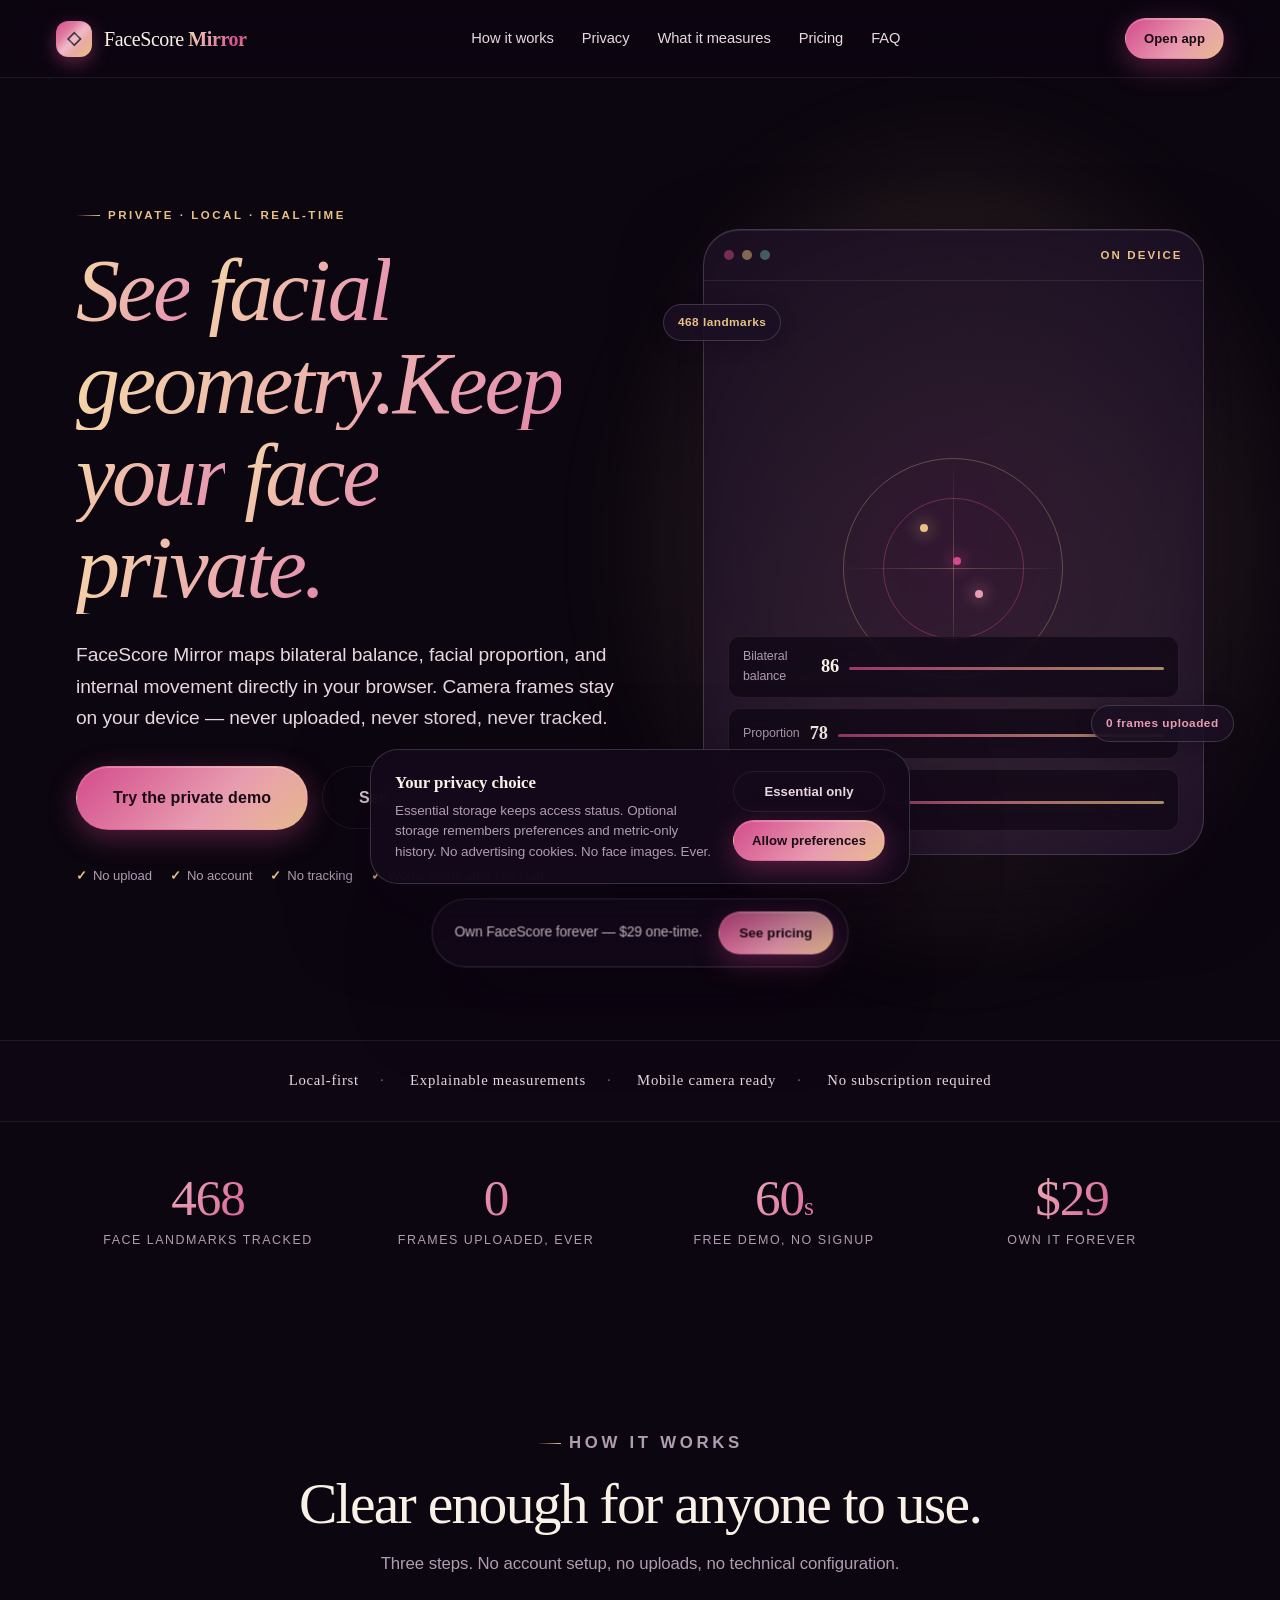
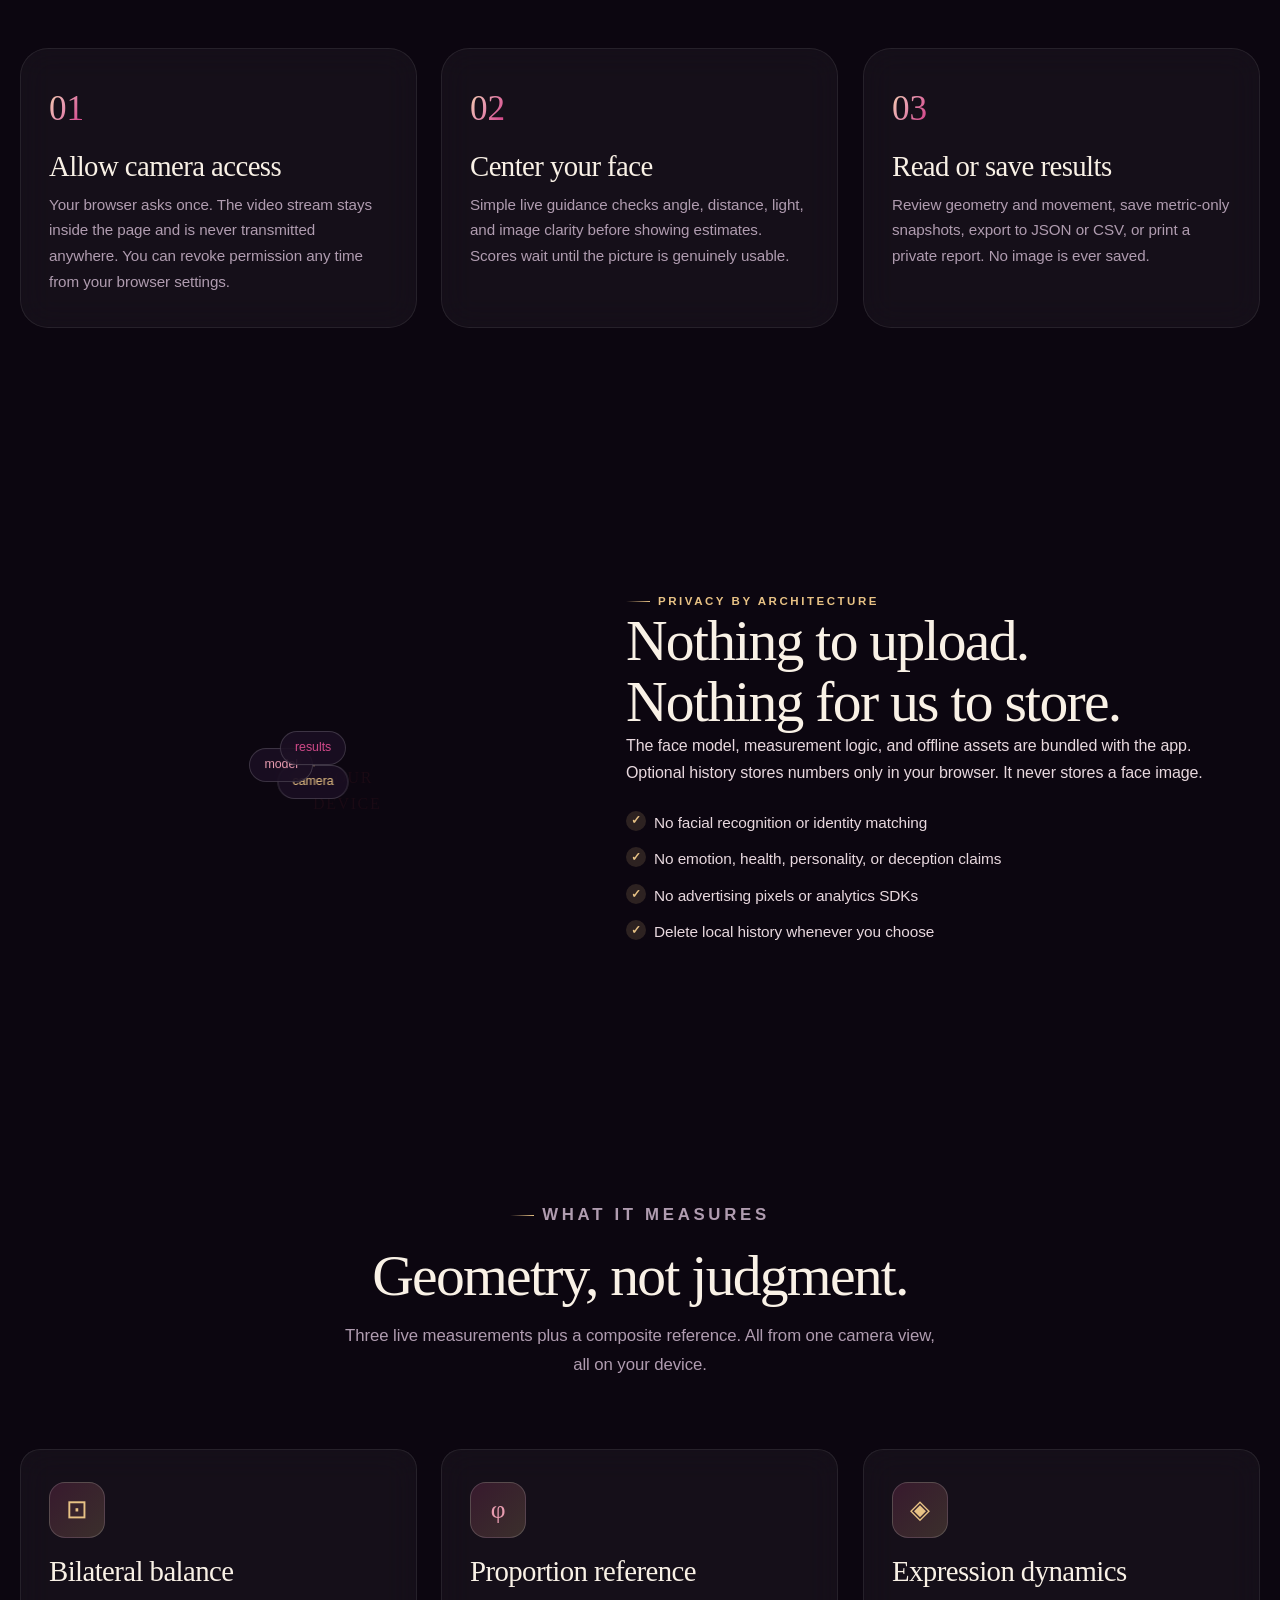
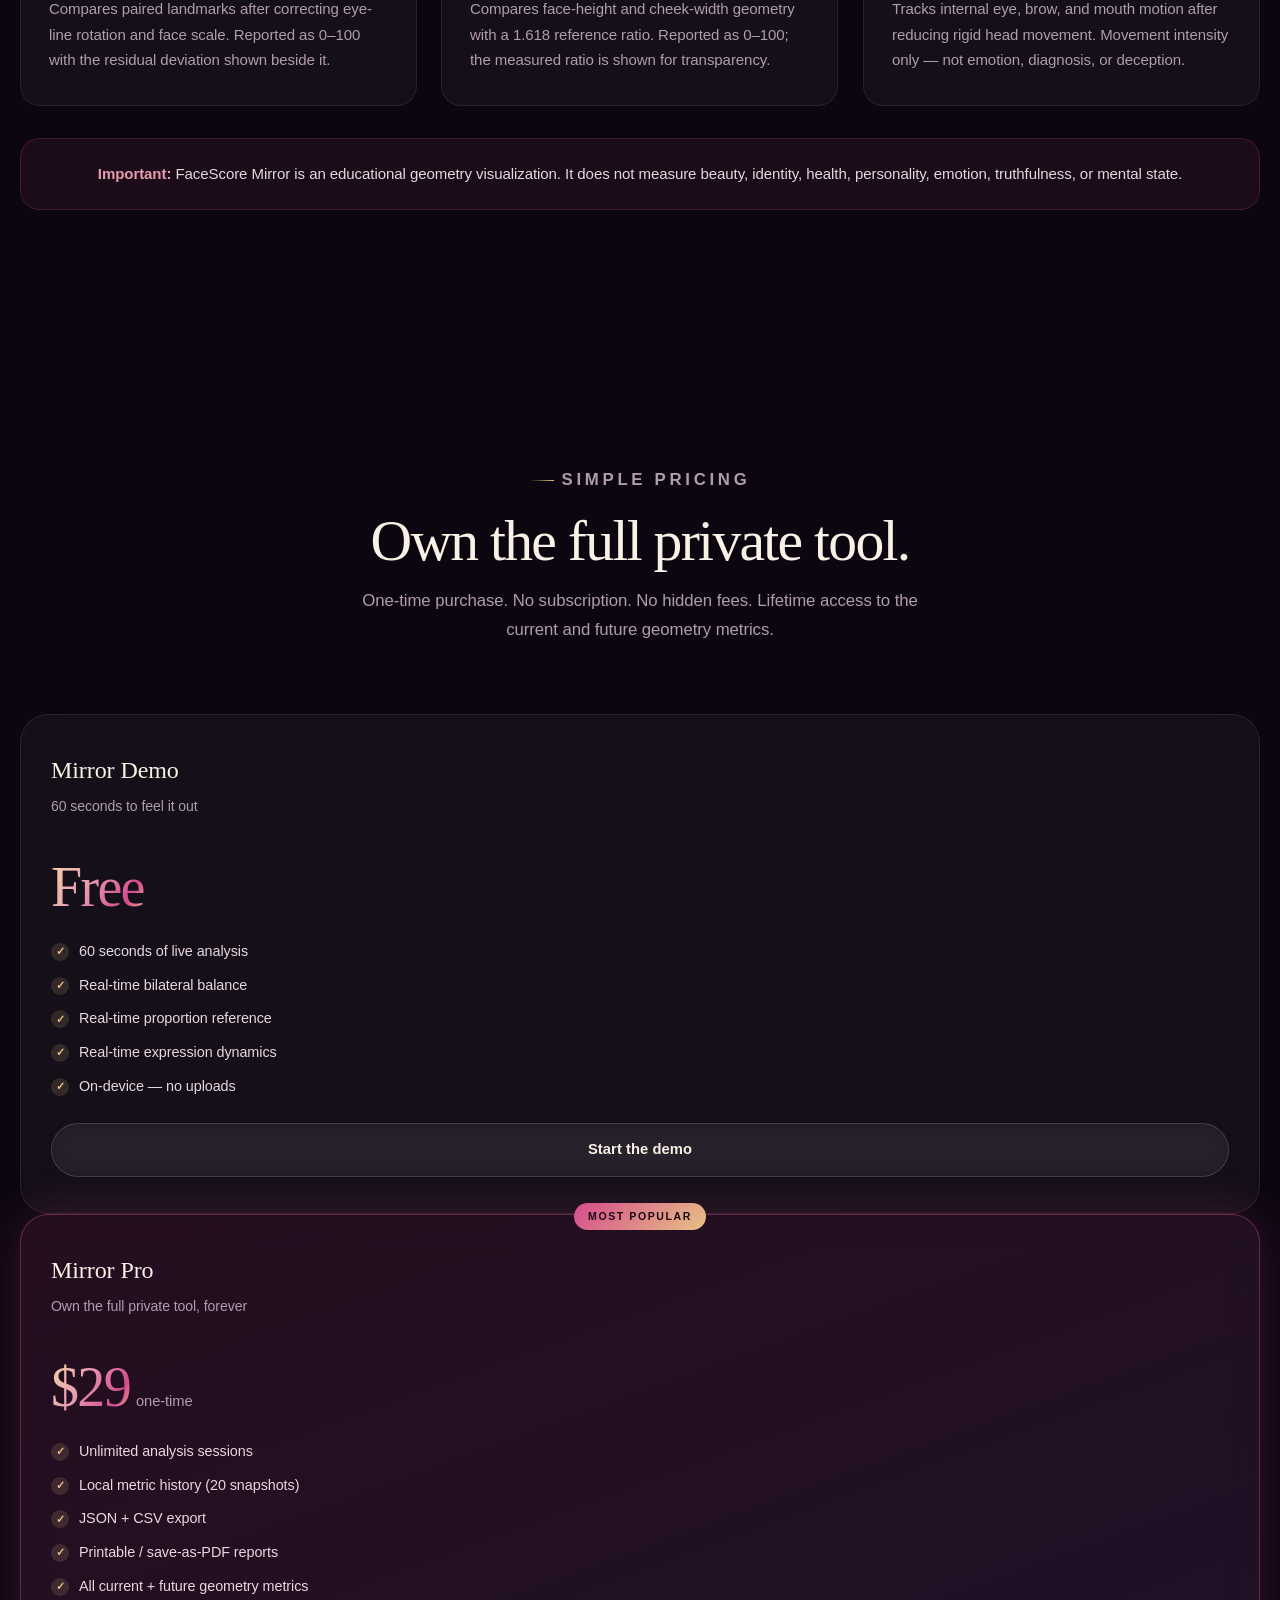
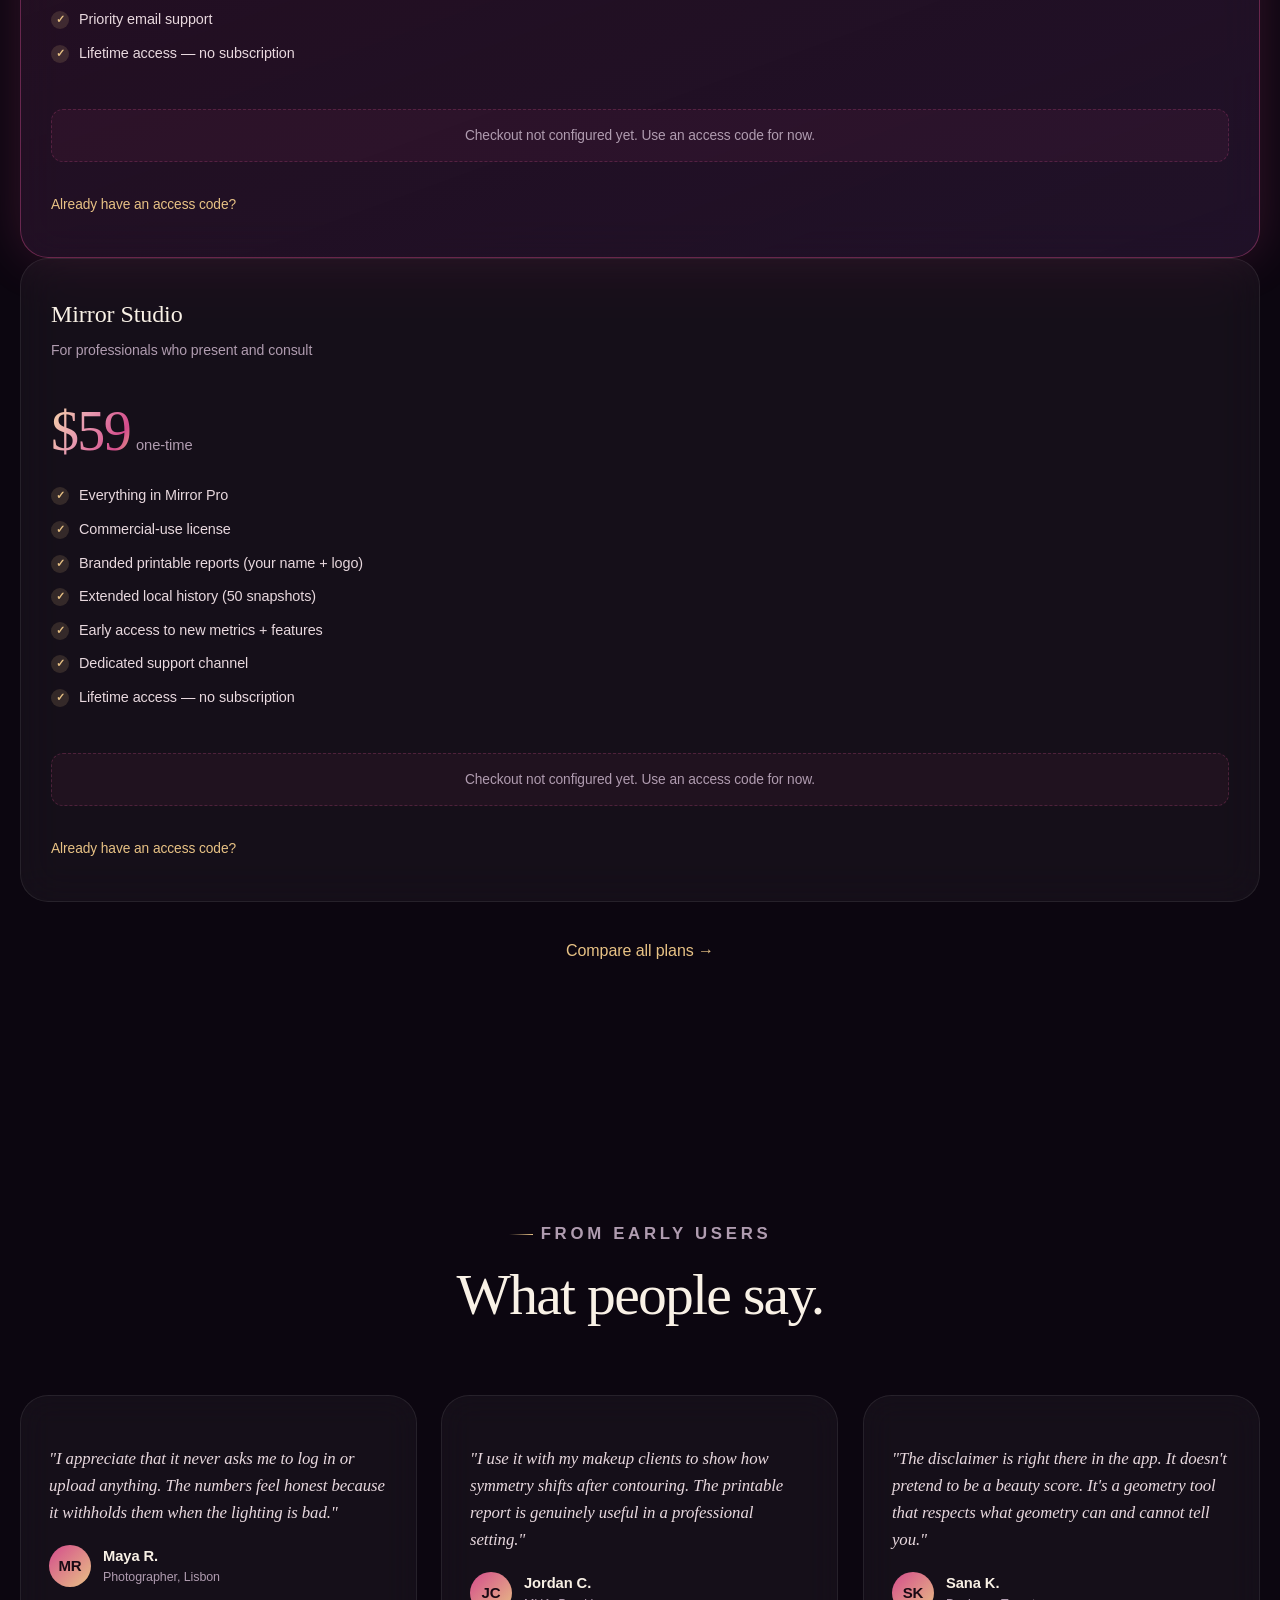
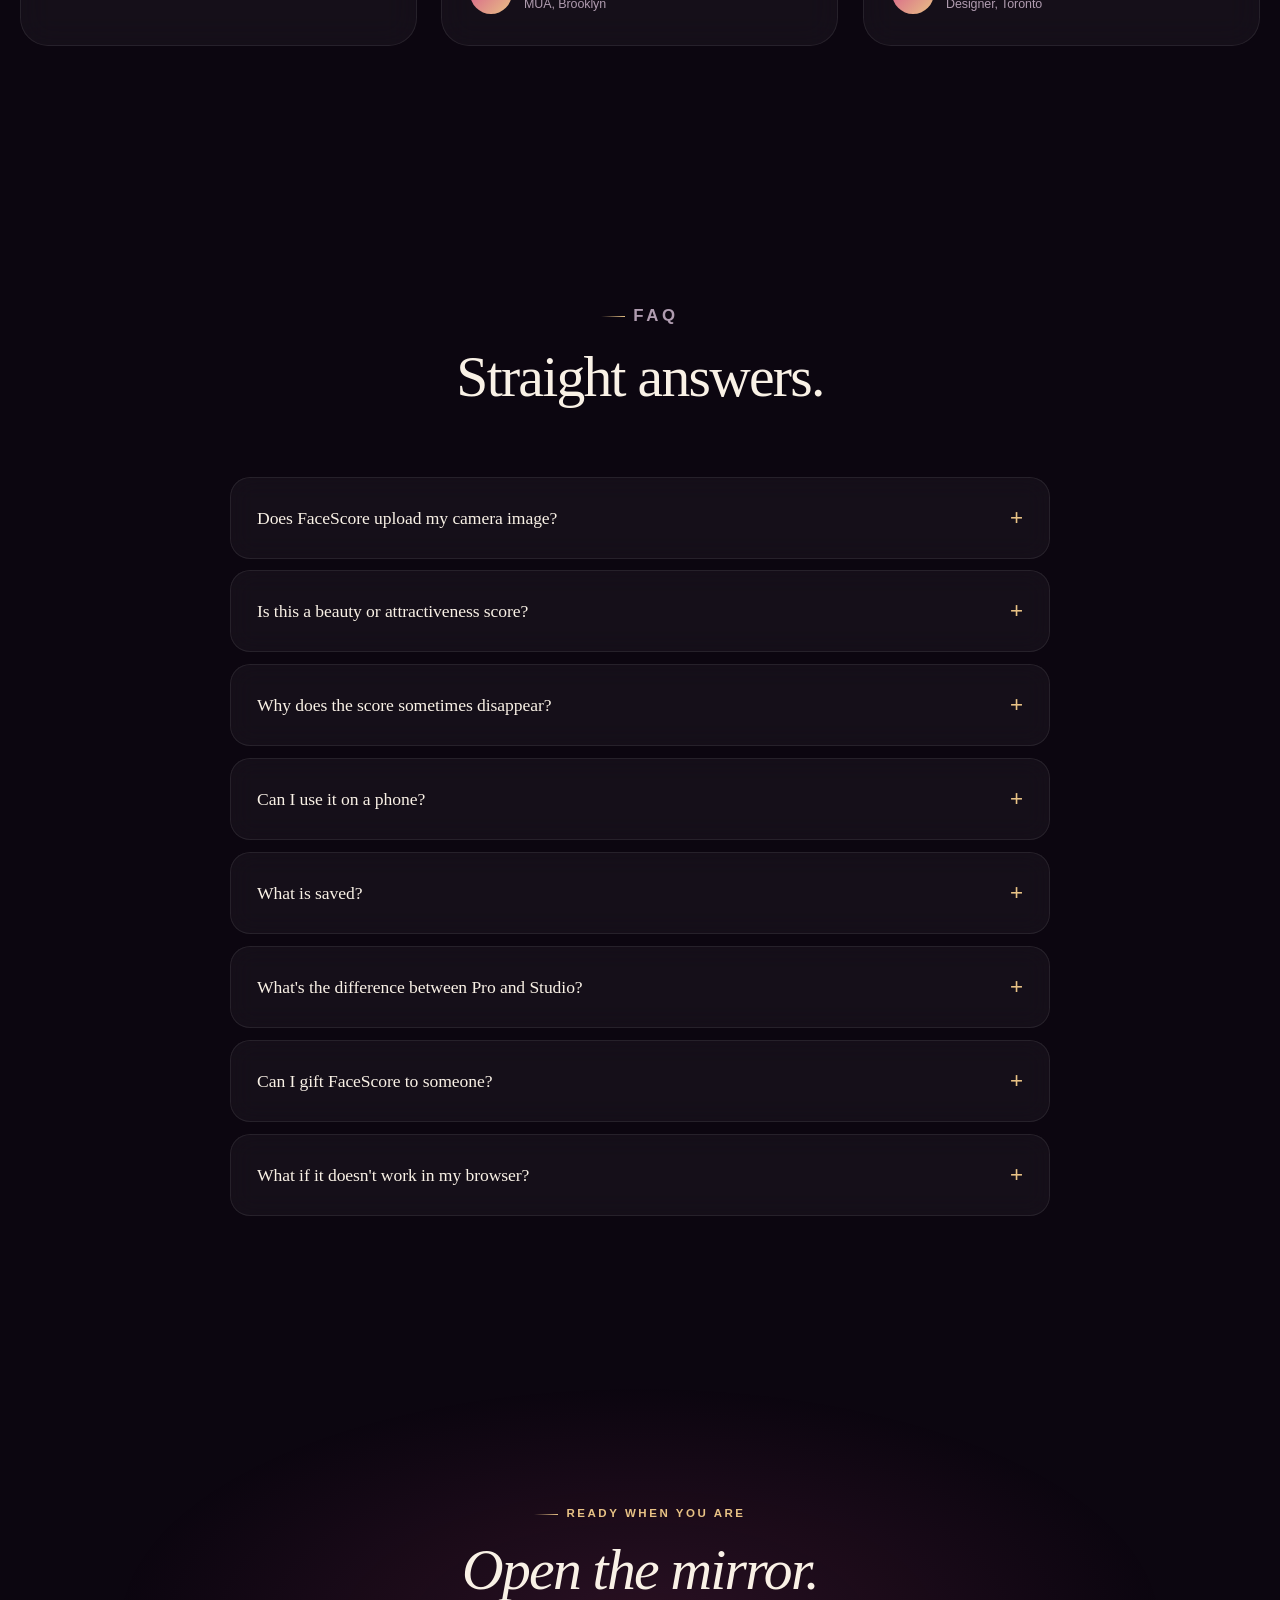
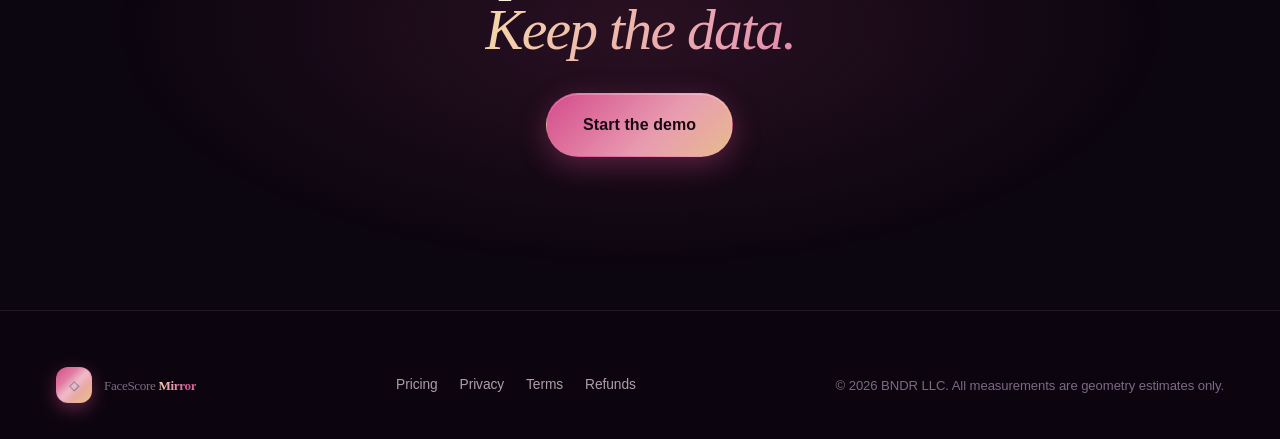
<file: index.html>
<!doctype html>
<html lang="en">
<head>
  <meta charset="utf-8">
  <meta name="viewport" content="width=device-width, initial-scale=1, viewport-fit=cover">
  <meta name="theme-color" content="#0c0610">
  <meta name="description" content="FaceScore Mirror — private on-device facial geometry analysis. No uploads, no accounts, no trackers. Bilateral balance, proportion, expression dynamics. One-time purchase.">
  <meta name="author" content="BNDR LLC">
  <meta property="og:title" content="FaceScore Mirror — Private facial geometry, on your device">
  <meta property="og:description" content="Bilateral balance, proportion, and expression dynamics — mapped locally in your browser. No uploads. No account. No tracking.">
  <meta property="og:type" content="website">
  <meta name="twitter:card" content="summary_large_image">
  <meta http-equiv="Content-Security-Policy" content="default-src 'self'; script-src 'self'; style-src 'self' 'unsafe-inline'; img-src 'self' data: blob:; media-src 'self' blob:; connect-src 'self'; worker-src 'self'; manifest-src 'self'; base-uri 'self'; frame-ancestors 'none'; object-src 'none'">
  <title>FaceScore Mirror — Private facial geometry, on your device</title>

  <!-- Web fonts: Fraunces (display serif) + Inter (body sans) -->
  <link rel="preconnect" href="https://fonts.googleapis.com">
  <link rel="preconnect" href="https://fonts.gstatic.com" crossorigin>
  <link href="https://fonts.googleapis.com/css2?family=Fraunces:ital,opsz,wght@0,9..144,300..700;1,9..144,300..600&family=Inter:wght@400;500;600;700&display=swap" rel="stylesheet">

  <link rel="manifest" href="manifest.webmanifest">
  <link rel="icon" href="icons/icon.svg" type="image/svg+xml">
  <link rel="stylesheet" href="styles.css">
  <script src="config.js" defer></script>
  <script src="shared.js" defer></script>
  <script src="landing.js" defer></script>
</head>
<body class="site-page">
  <a class="skip-link" href="#main">Skip to content</a>

  <header class="site-header">
    <a class="site-brand" href="index.html" aria-label="FaceScore home">
      <span class="logo-orb" aria-hidden="true">◇</span>
      <span>FaceScore <b>Mirror</b></span>
    </a>
    <nav class="site-nav" aria-label="Primary navigation">
      <a href="#how">How it works</a>
      <a href="#privacy">Privacy</a>
      <a href="#metrics">What it measures</a>
      <a href="pricing.html">Pricing</a>
      <a href="#faq">FAQ</a>
    </nav>
    <button class="mobile-menu-toggle" type="button" aria-label="Toggle menu" aria-expanded="false">≡</button>
    <a class="button button-primary button-small" href="app.html">Open app</a>
  </header>

  <main id="main">
    <!-- HERO -->
    <section class="hero section-shell">
      <div class="hero-copy reveal">
        <p class="eyebrow">PRIVATE · LOCAL · REAL-TIME</p>
        <h1 data-kinetic>See facial geometry.<br><span>Keep your face private.</span></h1>
        <p class="hero-lede">FaceScore Mirror maps bilateral balance, facial proportion, and internal movement directly in your browser. Camera frames stay on your device — never uploaded, never stored, never tracked.</p>
        <div class="hero-actions">
          <a class="button button-primary button-large" href="app.html" data-magnetic>Try the private demo</a>
          <a class="button button-ghost button-large" href="#how">See how it works</a>
        </div>
        <div class="trust-row" aria-label="Privacy promises">
          <span>No upload</span>
          <span>No account</span>
          <span>No tracking</span>
          <span>Works offline after first load</span>
        </div>
      </div>
      <div class="hero-visual reveal" aria-label="Product preview illustration">
        <div class="visual-glow"></div>
        <div class="visual-window">
          <div class="visual-topbar"><span></span><span></span><span></span><b>ON DEVICE</b></div>
          <div class="visual-stage">
            <div class="face-radar">
              <div class="radar-ring r1"></div>
              <div class="radar-ring r2"></div>
              <div class="radar-axis x"></div>
              <div class="radar-axis y"></div>
              <div class="radar-dot d1"></div>
              <div class="radar-dot d2"></div>
              <div class="radar-dot d3"></div>
            </div>
            <div class="visual-metrics">
              <div><span>Bilateral balance</span><strong>86</strong><i style="--p:86%"></i></div>
              <div><span>Proportion</span><strong>78</strong><i style="--p:78%"></i></div>
              <div><span>Signal quality</span><strong>92</strong><i style="--p:92%"></i></div>
            </div>
          </div>
        </div>
        <div class="floating-badge badge-one">468 landmarks</div>
        <div class="floating-badge badge-two">0 frames uploaded</div>
      </div>
    </section>

    <!-- PROOF STRIP -->
    <section class="proof-strip" aria-label="Product principles">
      <span>Local-first</span>
      <span>Explainable measurements</span>
      <span>Mobile camera ready</span>
      <span>No subscription required</span>
    </section>

    <!-- STATS -->
    <section class="section-shell">
      <div class="stat-block">
        <div class="stat-item reveal">
          <div class="stat-value"><span data-count="468">468</span></div>
          <div class="stat-label">Face landmarks tracked</div>
        </div>
        <div class="stat-item reveal">
          <div class="stat-value"><span data-count="0">0</span></div>
          <div class="stat-label">Frames uploaded, ever</div>
        </div>
        <div class="stat-item reveal">
          <div class="stat-value"><span data-count="60">60</span><span style="font-size:1.6rem;color:var(--muted)">s</span></div>
          <div class="stat-label">Free demo, no signup</div>
        </div>
        <div class="stat-item reveal">
          <div class="stat-value">$29</div>
          <div class="stat-label">Own it forever</div>
        </div>
      </div>
    </section>

    <!-- HOW IT WORKS -->
    <section id="how" class="content-section section-shell">
      <div class="section-heading reveal">
        <p class="eyebrow">HOW IT WORKS</p>
        <h2>Clear enough for anyone to use.</h2>
        <p>Three steps. No account setup, no uploads, no technical configuration.</p>
      </div>
      <div class="steps-grid">
        <article class="feature-card reveal">
          <b>01</b>
          <h3>Allow camera access</h3>
          <p>Your browser asks once. The video stream stays inside the page and is never transmitted anywhere. You can revoke permission any time from your browser settings.</p>
        </article>
        <article class="feature-card reveal">
          <b>02</b>
          <h3>Center your face</h3>
          <p>Simple live guidance checks angle, distance, light, and image clarity before showing estimates. Scores wait until the picture is genuinely usable.</p>
        </article>
        <article class="feature-card reveal">
          <b>03</b>
          <h3>Read or save results</h3>
          <p>Review geometry and movement, save metric-only snapshots, export to JSON or CSV, or print a private report. No image is ever saved.</p>
        </article>
      </div>
    </section>

    <!-- PRIVACY -->
    <section id="privacy" class="privacy-section">
      <div class="section-shell privacy-grid">
        <div class="privacy-orbit reveal">
          <div class="privacy-core">YOUR<br>DEVICE</div>
          <span class="orbit o1">camera</span>
          <span class="orbit o2">model</span>
          <span class="orbit o3">results</span>
        </div>
        <div class="reveal">
          <p class="eyebrow">PRIVACY BY ARCHITECTURE</p>
          <h2>Nothing to upload.<br>Nothing for us to store.</h2>
          <p>The face model, measurement logic, and offline assets are bundled with the app. Optional history stores numbers only in your browser. It never stores a face image.</p>
          <ul class="check-list">
            <li>No facial recognition or identity matching</li>
            <li>No emotion, health, personality, or deception claims</li>
            <li>No advertising pixels or analytics SDKs</li>
            <li>Delete local history whenever you choose</li>
          </ul>
        </div>
      </div>
    </section>

    <!-- WHAT IT MEASURES -->
    <section id="metrics" class="content-section section-shell">
      <div class="section-heading reveal">
        <p class="eyebrow">WHAT IT MEASURES</p>
        <h2>Geometry, not judgment.</h2>
        <p>Three live measurements plus a composite reference. All from one camera view, all on your device.</p>
      </div>
      <div class="metric-explain-grid">
        <article class="glass-card reveal">
          <span aria-hidden="true">⊡</span>
          <h3>Bilateral balance</h3>
          <p>Compares paired landmarks after correcting eye-line rotation and face scale. Reported as 0–100 with the residual deviation shown beside it.</p>
        </article>
        <article class="glass-card reveal">
          <span class="phi" aria-hidden="true">φ</span>
          <h3>Proportion reference</h3>
          <p>Compares face-height and cheek-width geometry with a 1.618 reference ratio. Reported as 0–100; the measured ratio is shown for transparency.</p>
        </article>
        <article class="glass-card reveal">
          <span aria-hidden="true">◈</span>
          <h3>Expression dynamics</h3>
          <p>Tracks internal eye, brow, and mouth motion after reducing rigid head movement. Movement intensity only — not emotion, diagnosis, or deception.</p>
        </article>
      </div>
      <p class="disclaimer-card reveal"><strong>Important:</strong> FaceScore Mirror is an educational geometry visualization. It does not measure beauty, identity, health, personality, emotion, truthfulness, or mental state.</p>
    </section>

    <!-- PRICING PREVIEW -->
    <section id="pricing" class="pricing-section section-shell">
      <div class="section-heading reveal">
        <p class="eyebrow">SIMPLE PRICING</p>
        <h2>Own the full private tool.</h2>
        <p>One-time purchase. No subscription. No hidden fees. Lifetime access to the current and future geometry metrics.</p>
      </div>
      <div data-tier-cards data-skip-demo="false" style="margin-top:50px;"></div>
      <div style="text-align:center;margin-top:36px;" class="reveal">
        <a class="text-link" href="pricing.html">Compare all plans →</a>
      </div>
    </section>

    <!-- TESTIMONIALS -->
    <section class="testimonials-section section-shell">
      <div class="section-heading reveal">
        <p class="eyebrow">FROM EARLY USERS</p>
        <h2>What people say.</h2>
      </div>
      <div class="testimonials-grid">
        <article class="testimonial reveal">
          <blockquote>"I appreciate that it never asks me to log in or upload anything. The numbers feel honest because it withholds them when the lighting is bad."</blockquote>
          <div class="testimonial-author">
            <div class="testimonial-avatar">MR</div>
            <div>
              <div class="testimonial-name">Maya R.</div>
              <div class="testimonial-role">Photographer, Lisbon</div>
            </div>
          </div>
        </article>
        <article class="testimonial reveal">
          <blockquote>"I use it with my makeup clients to show how symmetry shifts after contouring. The printable report is genuinely useful in a professional setting."</blockquote>
          <div class="testimonial-author">
            <div class="testimonial-avatar">JC</div>
            <div>
              <div class="testimonial-name">Jordan C.</div>
              <div class="testimonial-role">MUA, Brooklyn</div>
            </div>
          </div>
        </article>
        <article class="testimonial reveal">
          <blockquote>"The disclaimer is right there in the app. It doesn't pretend to be a beauty score. It's a geometry tool that respects what geometry can and cannot tell you."</blockquote>
          <div class="testimonial-author">
            <div class="testimonial-avatar">SK</div>
            <div>
              <div class="testimonial-name">Sana K.</div>
              <div class="testimonial-role">Designer, Toronto</div>
            </div>
          </div>
        </article>
      </div>
    </section>

    <!-- FAQ -->
    <section id="faq" class="faq-section section-shell">
      <div class="section-heading reveal">
        <p class="eyebrow">FAQ</p>
        <h2>Straight answers.</h2>
      </div>
      <div class="faq-list">
        <details class="reveal">
          <summary>Does FaceScore upload my camera image?</summary>
          <p>No. The model runs locally in the browser. The app does not include an upload endpoint. Your camera frames stay on your device.</p>
        </details>
        <details class="reveal">
          <summary>Is this a beauty or attractiveness score?</summary>
          <p>No. The composite is a weighted geometry reference. It is not an objective judgment of appearance or worth. The app says so directly in its disclaimer.</p>
        </details>
        <details class="reveal">
          <summary>Why does the score sometimes disappear?</summary>
          <p>The app withholds measurements when face angle, size, lighting, or image clarity is not sufficient. This is intentional — it refuses to show numbers it cannot stand behind.</p>
        </details>
        <details class="reveal">
          <summary>Can I use it on a phone?</summary>
          <p>Yes. It is mobile-first and works in modern Safari on iPhone/iPad and modern Chrome, Edge, or Firefox on Android. Camera permissions are controlled by your device.</p>
        </details>
        <details class="reveal">
          <summary>What is saved?</summary>
          <p>Essential storage keeps access status and demo usage. With your permission, optional storage remembers interface preferences and metric-only history (numbers, timestamps). No camera frame is ever saved.</p>
        </details>
        <details class="reveal">
          <summary>What's the difference between Pro and Studio?</summary>
          <p>Pro ($29 one-time) unlocks unlimited analysis, local history, JSON/CSV export, printable reports, and priority email support. Studio ($59 one-time) adds a commercial-use license, branded reports, extended history, early access to new metrics, and a dedicated support channel. Both are lifetime — no subscription.</p>
        </details>
        <details class="reveal">
          <summary>Can I gift FaceScore to someone?</summary>
          <p>Yes. The owner can generate SHA-256 access codes from any code string and add the hash to the app's configuration. The recipient enters the code in Settings → Access code and unlocks Pro or Studio instantly. See the README for the exact command.</p>
        </details>
        <details class="reveal">
          <summary>What if it doesn't work in my browser?</summary>
          <p>The app gracefully reports blocked permission, unavailable WebGL or WebAssembly, missing model assets, timeout, and camera-in-use states. If a failure is genuinely unrecoverable, a one-click "Notify BNDR.Labs" button sends a sanitized diagnostic to the developer (with your permission) and shows a simple acknowledgment — never raw logs or your image.</p>
        </details>
      </div>
    </section>

    <!-- FINAL CTA -->
    <section class="final-cta section-shell reveal">
      <p class="eyebrow" style="justify-content:center">READY WHEN YOU ARE</p>
      <h2>Open the mirror.<br><span class="text-gradient">Keep the data.</span></h2>
      <a class="button button-primary button-large" href="app.html" data-magnetic>Start the demo</a>
    </section>
  </main>

  <footer class="site-footer">
    <a class="site-brand" href="index.html">
      <span class="logo-orb">◇</span>
      <span>FaceScore <b>Mirror</b></span>
    </a>
    <nav aria-label="Footer">
      <a href="pricing.html">Pricing</a>
      <a href="privacy.html">Privacy</a>
      <a href="terms.html">Terms</a>
      <a href="refund.html">Refunds</a>
      <a data-support-link hidden>Support</a>
    </nav>
    <span>© <span data-year></span> BNDR LLC. All measurements are geometry estimates only.</span>
  </footer>

  <!-- Sticky CTA -->
  <div class="sticky-cta" data-sticky-cta aria-hidden="true">
    <span class="sticky-cta-label">Own FaceScore forever — $29 one-time.</span>
    <a class="button button-primary button-small" href="pricing.html">See pricing</a>
  </div>

  <!-- Consent banner -->
  <aside class="consent-banner" data-consent-banner hidden aria-label="Storage choices">
    <div>
      <strong>Your privacy choice</strong>
      <p>Essential storage keeps access status. Optional storage remembers preferences and metric-only history. No advertising cookies. No face images. Ever.</p>
    </div>
    <div class="consent-actions">
      <button class="button button-ghost button-small" data-consent-essential>Essential only</button>
      <button class="button button-primary button-small" data-consent-preferences>Allow preferences</button>
    </div>
  </aside>
</body>
</html>
</file>
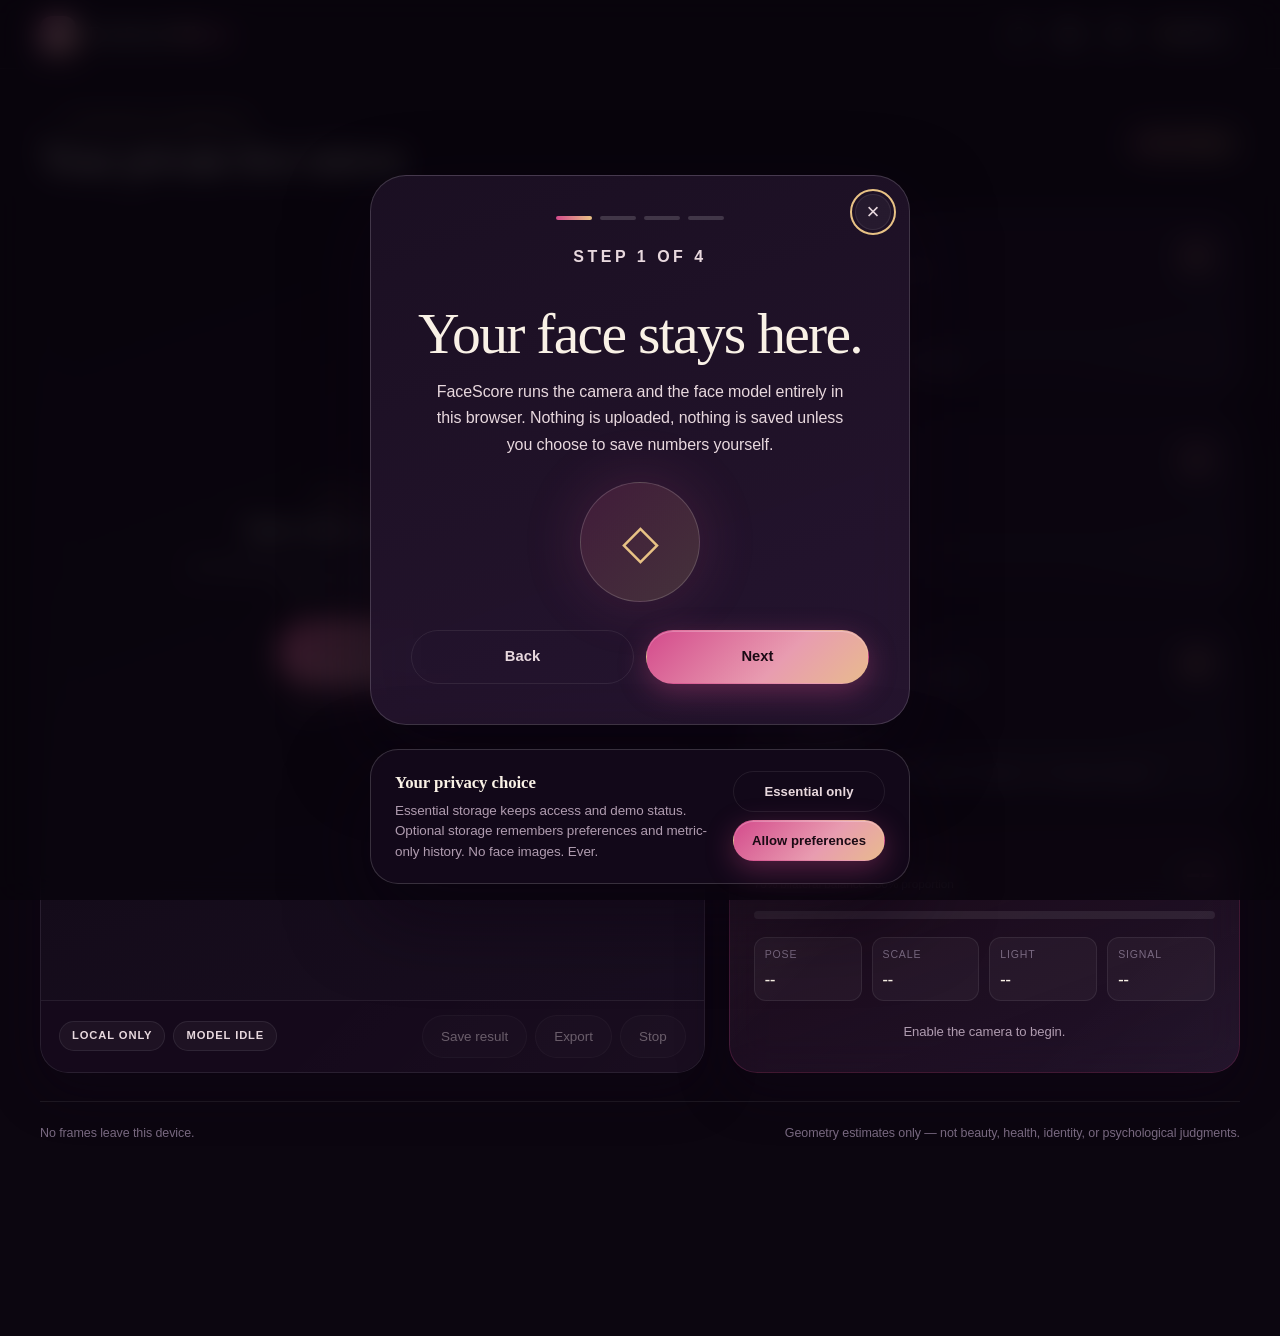
<file: app.html>
<!doctype html>
<html lang="en">
  <head>
    <meta charset="utf-8" />
    <meta name="viewport" content="width=device-width, initial-scale=1, viewport-fit=cover" />
    <meta name="theme-color" content="#0c0610" />
    <meta name="description" content="Private on-device facial geometry analysis — bilateral balance, proportion, expression dynamics. No uploads." />
    <meta http-equiv="Content-Security-Policy" content="default-src 'self'; script-src 'self' 'unsafe-eval' 'wasm-unsafe-eval'; style-src 'self' 'unsafe-inline'; img-src 'self' data: blob:; media-src 'self' blob:; connect-src 'self'; worker-src 'self' blob:; child-src 'self' blob:; manifest-src 'self'; base-uri 'self'; frame-ancestors 'none'; object-src 'none'" />
    <title>FaceScore Mirror App</title>
    <link rel="preconnect" href="https://fonts.googleapis.com">
    <link rel="preconnect" href="https://fonts.gstatic.com" crossorigin>
    <link href="https://fonts.googleapis.com/css2?family=Fraunces:ital,opsz,wght@0,9..144,300..700;1,9..144,300..600&family=Inter:wght@400;500;600;700&display=swap" rel="stylesheet">
    <link rel="manifest" href="manifest.webmanifest" />
    <link rel="icon" href="icons/icon.svg" type="image/svg+xml" />
    <link rel="stylesheet" href="styles.css" />
    <script src="config.js" defer></script>
    <script src="shared.js" defer></script>
    <script src="bndr-report.js" defer></script>
    <script src="vendor/face_mesh.js" defer></script>
    <script src="vision-runtime.js" defer></script>
    <script src="app.js" defer></script>
  </head>
  <body class="app-page">
    <a class="skip-link" href="#workspace">Skip to analysis</a>
    <header class="app-topbar">
      <a class="site-brand" href="index.html">
        <span class="logo-orb">◇</span>
        <span>FaceScore <b>Mirror</b></span>
      </a>
      <div class="app-nav-actions">
        <button class="icon-button" id="walkthroughButton" type="button" aria-label="How to use" title="How to use">?</button>
        <button class="icon-button" id="historyButton" type="button" aria-label="Saved history" title="Saved history">▤</button>
        <button class="icon-button" id="settingsButton" type="button" aria-label="Settings" title="Settings">⚙</button>
        <div class="status-pill" id="statusPill" aria-live="polite">
          <span class="status-dot"></span><span id="statusLabel">READY</span>
        </div>
      </div>
    </header>

    <main class="app-shell" id="workspace">
      <header class="print-only-report-header" aria-hidden="true">
        <div class="print-product">FaceScore Mirror</div>
        <div class="print-meta">
          <span id="printTimestamp"></span>
          <span id="printDisclaimer">Geometry estimates only — not beauty, identity, health, emotion, or diagnosis.</span>
        </div>
      </header>

      <section class="app-intro">
        <div>
          <p class="eyebrow">ON-DEVICE GEOMETRY</p>
          <h1>Your private live mirror.</h1>
        </div>
        <div class="entitlement-pill" id="entitlementPill">FREE DEMO</div>
      </section>

      <section class="workspace">
        <article class="camera-card panel" id="cameraCard">
          <div class="camera-viewport" id="cameraViewport">
            <video id="video" autoplay muted playsinline aria-label="Live mirrored camera view"></video>
            <canvas id="overlayCanvas" aria-hidden="true"></canvas>
            <div class="face-guide" id="faceGuide" aria-hidden="true">
              <div class="guide-oval"><span>Center face</span></div>
            </div>
            <div class="launch-overlay" id="launchOverlay">
              <div class="launch-copy">
                <div class="launch-kicker">LOCAL CAMERA</div>
                <h2>Start when you are ready.</h2>
                <p>Your camera and face model run inside this browser. No frame is uploaded or saved.</p>
              </div>
              <button class="button button-primary button-large" id="startButton" type="button" data-magnetic>Enable camera</button>
              <div class="runtime-progress" id="runtimeProgress" hidden aria-live="polite">
                <span class="runtime-spinner" aria-hidden="true"></span>
                <span id="runtimeProgressLabel">Preparing private vision engine</span>
              </div>
              <div class="launch-note" id="launchNote">Requires HTTPS or localhost</div>
              <button class="text-button bndr-trigger bndr-trigger-launch" id="bndrLaunchReportButton" type="button" hidden>Notify BNDR.Labs</button>
            </div>
            <div class="camera-message" id="cameraMessage" role="status"></div>
            <section class="runtime-recovery" id="runtimeRecovery" hidden aria-live="assertive">
              <div class="runtime-recovery-icon" aria-hidden="true">!</div>
              <div>
                <strong id="runtimeRecoveryTitle">Analysis paused</strong>
                <p id="runtimeRecoveryDetail">The camera preview is still available while the local engine recovers.</p>
                <details>
                  <summary>Technical detail</summary>
                  <code id="runtimeRecoveryTechnical"></code>
                </details>
              </div>
              <div class="runtime-recovery-actions">
                <button class="button button-primary button-small" id="retryAnalysisButton" type="button">Retry analysis</button>
                <button class="button button-ghost button-small" id="reloadAppButton" type="button">Reload update</button>
              </div>
              <button class="text-button bndr-trigger" id="bndrReportButton" type="button" hidden>Notify BNDR.Labs</button>
            </section>
            <div class="demo-timer" id="demoTimer" hidden>
              <span>Demo time</span><strong id="demoTimerValue">1:00</strong>
            </div>
          </div>
          <div class="camera-toolbar">
            <div class="toolbar-left">
              <span class="privacy-chip">LOCAL ONLY</span>
              <span class="model-chip" id="modelChip">MODEL IDLE</span>
            </div>
            <div class="toolbar-actions">
              <button class="secondary-button" id="saveButton" type="button" disabled>Save result</button>
              <button class="secondary-button" id="exportButton" type="button" disabled>Export</button>
              <button class="secondary-button" id="stopButton" type="button" disabled>Stop</button>
            </div>
          </div>
        </article>

        <section class="metrics" aria-label="Live measurements">
          <article class="metric-card panel">
            <div class="metric-header">
              <div>
                <div class="metric-label">Bilateral Balance</div>
                <div class="metric-caption">Pose-normalized paired geometry</div>
              </div>
              <div class="metric-icon" aria-hidden="true">⊡</div>
            </div>
            <div class="metric-value-row">
              <div class="metric-value" id="symmetryValue">--</div>
              <div class="metric-unit">/100</div>
            </div>
            <div class="meter"><div class="meter-fill" id="symmetryFill"></div></div>
            <div class="metric-detail" id="symmetryDetail">Waiting for a measurable frontal frame</div>
          </article>

          <article class="metric-card panel">
            <div class="metric-header">
              <div>
                <div class="metric-label">Proportion Reference</div>
                <div class="metric-caption">Face height to cheek width</div>
              </div>
              <div class="metric-icon phi" aria-hidden="true">φ</div>
            </div>
            <div class="metric-value-row">
              <div class="metric-value" id="phiValue">--</div>
              <div class="metric-unit">/100</div>
            </div>
            <div class="meter"><div class="meter-fill" id="phiFill"></div></div>
            <div class="metric-detail" id="phiDetail">Reference ratio: 1.618</div>
          </article>

          <article class="metric-card panel">
            <div class="metric-header">
              <div>
                <div class="metric-label">Expression Dynamics</div>
                <div class="metric-caption">Internal motion after head-motion reduction</div>
              </div>
              <div class="metric-icon" aria-hidden="true">◈</div>
            </div>
            <div class="metric-value-row">
              <div class="metric-value" id="dynamicsValue">--</div>
              <div class="movement-tag" id="movementTag">WAITING</div>
            </div>
            <div class="meter"><div class="meter-fill" id="dynamicsFill"></div></div>
            <div class="metric-detail">Movement intensity only — not emotion, diagnosis, or deception detection</div>
          </article>

          <article class="summary-card panel">
            <div class="summary-topline">
              <div>
                <div class="metric-label">Composite Geometry</div>
                <div class="metric-caption">70% bilateral balance · 30% proportion</div>
              </div>
              <div class="summary-value" id="overallValue">--</div>
            </div>
            <div class="main-meter"><div class="main-meter-fill" id="overallFill"></div></div>
            <div class="quality-grid">
              <div class="quality-item"><span>Pose</span><strong id="poseQuality">--</strong></div>
              <div class="quality-item"><span>Scale</span><strong id="scaleQuality">--</strong></div>
              <div class="quality-item"><span>Light</span><strong id="lightQuality">--</strong></div>
              <div class="quality-item"><span>Signal</span><strong id="signalQuality">--</strong></div>
            </div>
            <div class="quality-message" id="qualityMessage">Enable the camera to begin.</div>
          </article>
        </section>
      </section>

      <footer class="app-footer">
        <span>No frames leave this device.</span>
        <span>Geometry estimates only — not beauty, health, identity, or psychological judgments.</span>
      </footer>
    </main>

    <canvas id="analysisCanvas" width="192" height="144" hidden></canvas>
    <div class="toast-stack" id="toastStack" aria-live="polite"></div>

    <!-- WALKTHROUGH — 4 steps: privacy, technique, reading results, preferences -->
    <div class="modal-backdrop" id="walkthroughModal" hidden>
      <section class="modal-card walkthrough-card" role="dialog" aria-modal="true" aria-labelledby="walkthroughTitle">
        <button class="modal-close" data-close-modal aria-label="Close">×</button>
        <div class="walkthrough-progress">
          <i class="active"></i><i></i><i></i><i></i>
        </div>
        <div class="walkthrough-slide active" data-step="0">
          <p class="eyebrow">STEP 1 OF 4</p>
          <h2 id="walkthroughTitle">Your face stays here.</h2>
          <p>FaceScore runs the camera and the face model entirely in this browser. Nothing is uploaded, nothing is saved unless you choose to save numbers yourself.</p>
          <div class="walkthrough-graphic shield" aria-hidden="true">◇</div>
        </div>
        <div class="walkthrough-slide" data-step="1">
          <p class="eyebrow">STEP 2 OF 4</p>
          <h2>Soft front light works best.</h2>
          <p>Face the camera, keep your head level, and move close enough to fill the oval guide. The scores wait until the picture is genuinely usable — no guesswork.</p>
          <div class="walkthrough-graphic face-mini" aria-hidden="true">◯</div>
        </div>
        <div class="walkthrough-slide" data-step="2">
          <p class="eyebrow">STEP 3 OF 4</p>
          <h2>Read geometry, not worth.</h2>
          <p>Results are visual estimates from one camera view. They are not medical, psychological, identity, or attractiveness judgments. The composite blends balance (70%) and proportion (30%).</p>
          <div class="walkthrough-graphic" aria-hidden="true">⊡</div>
        </div>
        <div class="walkthrough-slide" data-step="3">
          <p class="eyebrow">STEP 4 OF 4</p>
          <h2>Make it yours.</h2>
          <p>Open Settings any time to toggle the landmark overlay, reduce motion, save metric history (numbers only — never images), or enter an access code from a purchase or gift.</p>
          <div class="walkthrough-graphic" aria-hidden="true">⚙</div>
          <label class="accept-row">
            <input id="disclaimerAccept" type="checkbox" />
            <span>I understand what the measurements mean.</span>
          </label>
        </div>
        <div class="modal-actions">
          <button class="button button-ghost" id="walkthroughBack" type="button">Back</button>
          <button class="button button-primary" id="walkthroughNext" type="button">Next</button>
        </div>
      </section>
    </div>

    <!-- SETTINGS -->
    <div class="modal-backdrop" id="settingsModal" hidden>
      <section class="modal-card" role="dialog" aria-modal="true" aria-labelledby="settingsTitle">
        <button class="modal-close" data-close-modal aria-label="Close">×</button>
        <p class="eyebrow">PREFERENCES</p>
        <h2 id="settingsTitle">Settings</h2>
        <div class="settings-list">
          <label>
            <span><b>Landmark overlay</b><small>Show the local face-map lines on the camera.</small></span>
            <input id="overlayToggle" type="checkbox" checked />
          </label>
          <label>
            <span><b>Reduce motion</b><small>Minimize animated interface effects.</small></span>
            <input id="motionToggle" type="checkbox" />
          </label>
          <label>
            <span><b>Save metric history</b><small>Store numbers only, never camera images. Requires "Allow preferences" consent.</small></span>
            <input id="historyToggle" type="checkbox" />
          </label>
        </div>
        <hr style="border:none;border-top:1px solid var(--line);margin:22px 0;" />
        <div class="access-panel">
          <span class="plan-badge" id="settingsPlanBadge">FREE</span>
          <h3>Access code</h3>
          <p>Enter a code supplied with a purchase or private gift.</p>
          <div class="code-row">
            <input id="accessCodeInput" type="text" autocomplete="off" spellcheck="false" maxlength="64" placeholder="Enter access code" />
            <button class="button button-primary button-small" id="activateCodeButton" type="button">Activate</button>
          </div>
          <p class="form-message" id="accessMessage" aria-live="polite"></p>
          <button class="text-button" id="removeAccessButton" type="button" hidden>Remove access from this browser</button>
        </div>
        <div class="modal-actions">
          <button class="button button-ghost" data-close-modal type="button">Done</button>
        </div>
      </section>
    </div>

    <!-- HISTORY -->
    <div class="modal-backdrop" id="historyModal" hidden>
      <section class="modal-card modal-wide" role="dialog" aria-modal="true" aria-labelledby="historyTitle">
        <button class="modal-close" data-close-modal aria-label="Close">×</button>
        <p class="eyebrow">LOCAL HISTORY</p>
        <h2 id="historyTitle">Saved metric snapshots</h2>
        <p class="modal-subcopy">Only numbers and timestamps are stored. No image or video is ever retained.</p>
        <div id="historyList" class="history-list"></div>
        <div class="modal-actions">
          <button class="text-button danger" id="clearHistoryButton" type="button">Delete all history</button>
          <button class="button button-ghost" data-close-modal type="button">Done</button>
        </div>
      </section>
    </div>

    <!-- PAYWALL — tier-aware -->
    <div class="modal-backdrop" id="paywallModal" hidden>
      <section class="modal-card paywall-card" role="dialog" aria-modal="true" aria-labelledby="paywallTitle">
        <button class="modal-close" data-close-modal aria-label="Close">×</button>
        <div class="paywall-icon" aria-hidden="true">◇</div>
        <p class="eyebrow">DEMO COMPLETE</p>
        <h2 id="paywallTitle">Keep using FaceScore privately.</h2>
        <p>Unlock unlimited analysis, saved metric history, JSON/CSV export, and printable reports.</p>
        <div class="price-line">
          <strong data-price>$29</strong>
          <span data-price-note>one-time purchase</span>
        </div>
        <div class="payment-buttons" id="paywallPayments" data-payment-buttons data-tier="pro" data-empty-element="#paywallEmpty"></div>
        <p class="payment-empty" id="paywallEmpty" hidden>Checkout is not configured yet. An access code can still unlock this browser.</p>
        <div class="modal-actions" style="justify-content:center;">
          <button class="button button-ghost" id="paywallActivateButton" type="button">Enter access code</button>
          <button class="text-button" id="restartDemoButton" type="button">Review the app without camera</button>
        </div>
        <p style="font-size:0.78rem;color:var(--dim);margin-top:14px;text-align:center;">
          <a class="text-link" href="pricing.html">Compare Pro vs Studio →</a>
        </p>
      </section>
    </div>

    <!-- CONSENT -->
    <aside class="consent-banner" data-consent-banner hidden aria-label="Storage choices">
      <div>
        <strong>Your privacy choice</strong>
        <p>Essential storage keeps access and demo status. Optional storage remembers preferences and metric-only history. No face images. Ever.</p>
      </div>
      <div class="consent-actions">
        <button class="button button-ghost button-small" data-consent-essential>Essential only</button>
        <button class="button button-primary button-small" data-consent-preferences>Allow preferences</button>
      </div>
    </aside>
  </body>
</html>
</file>
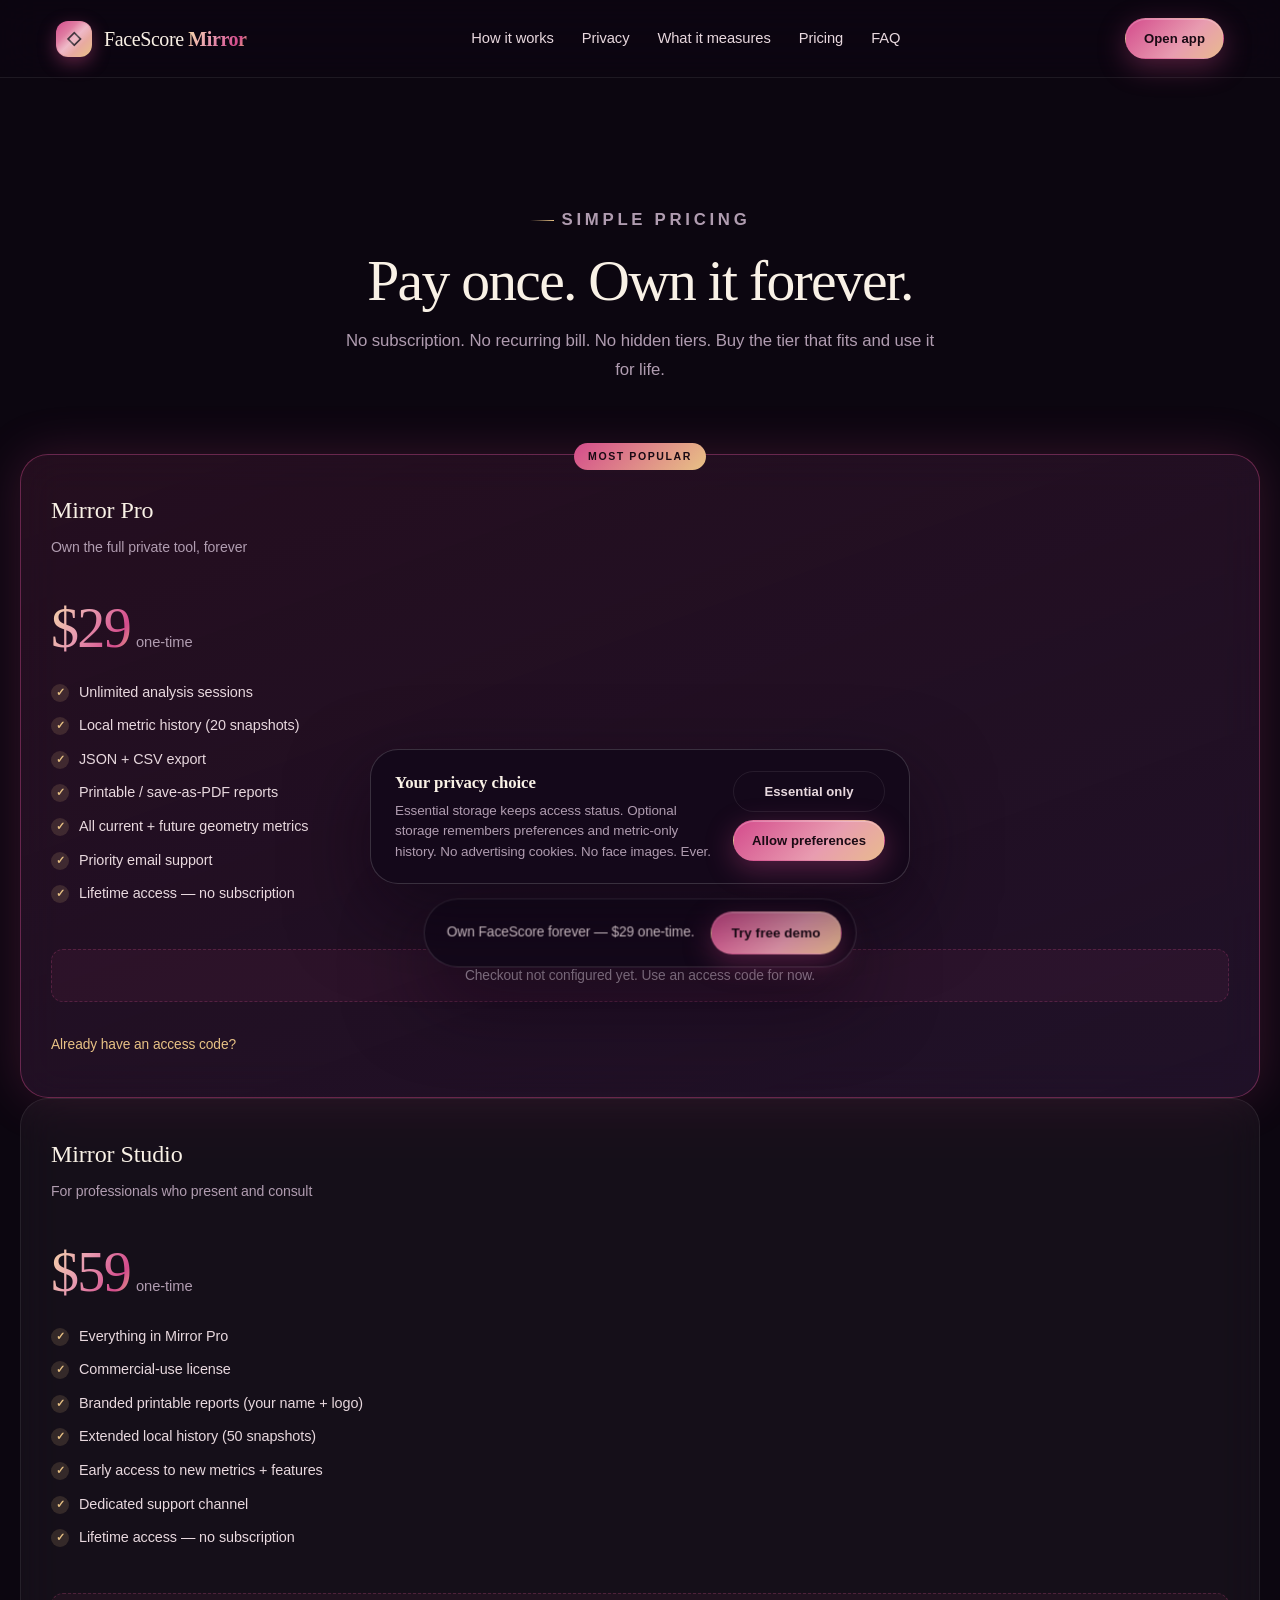
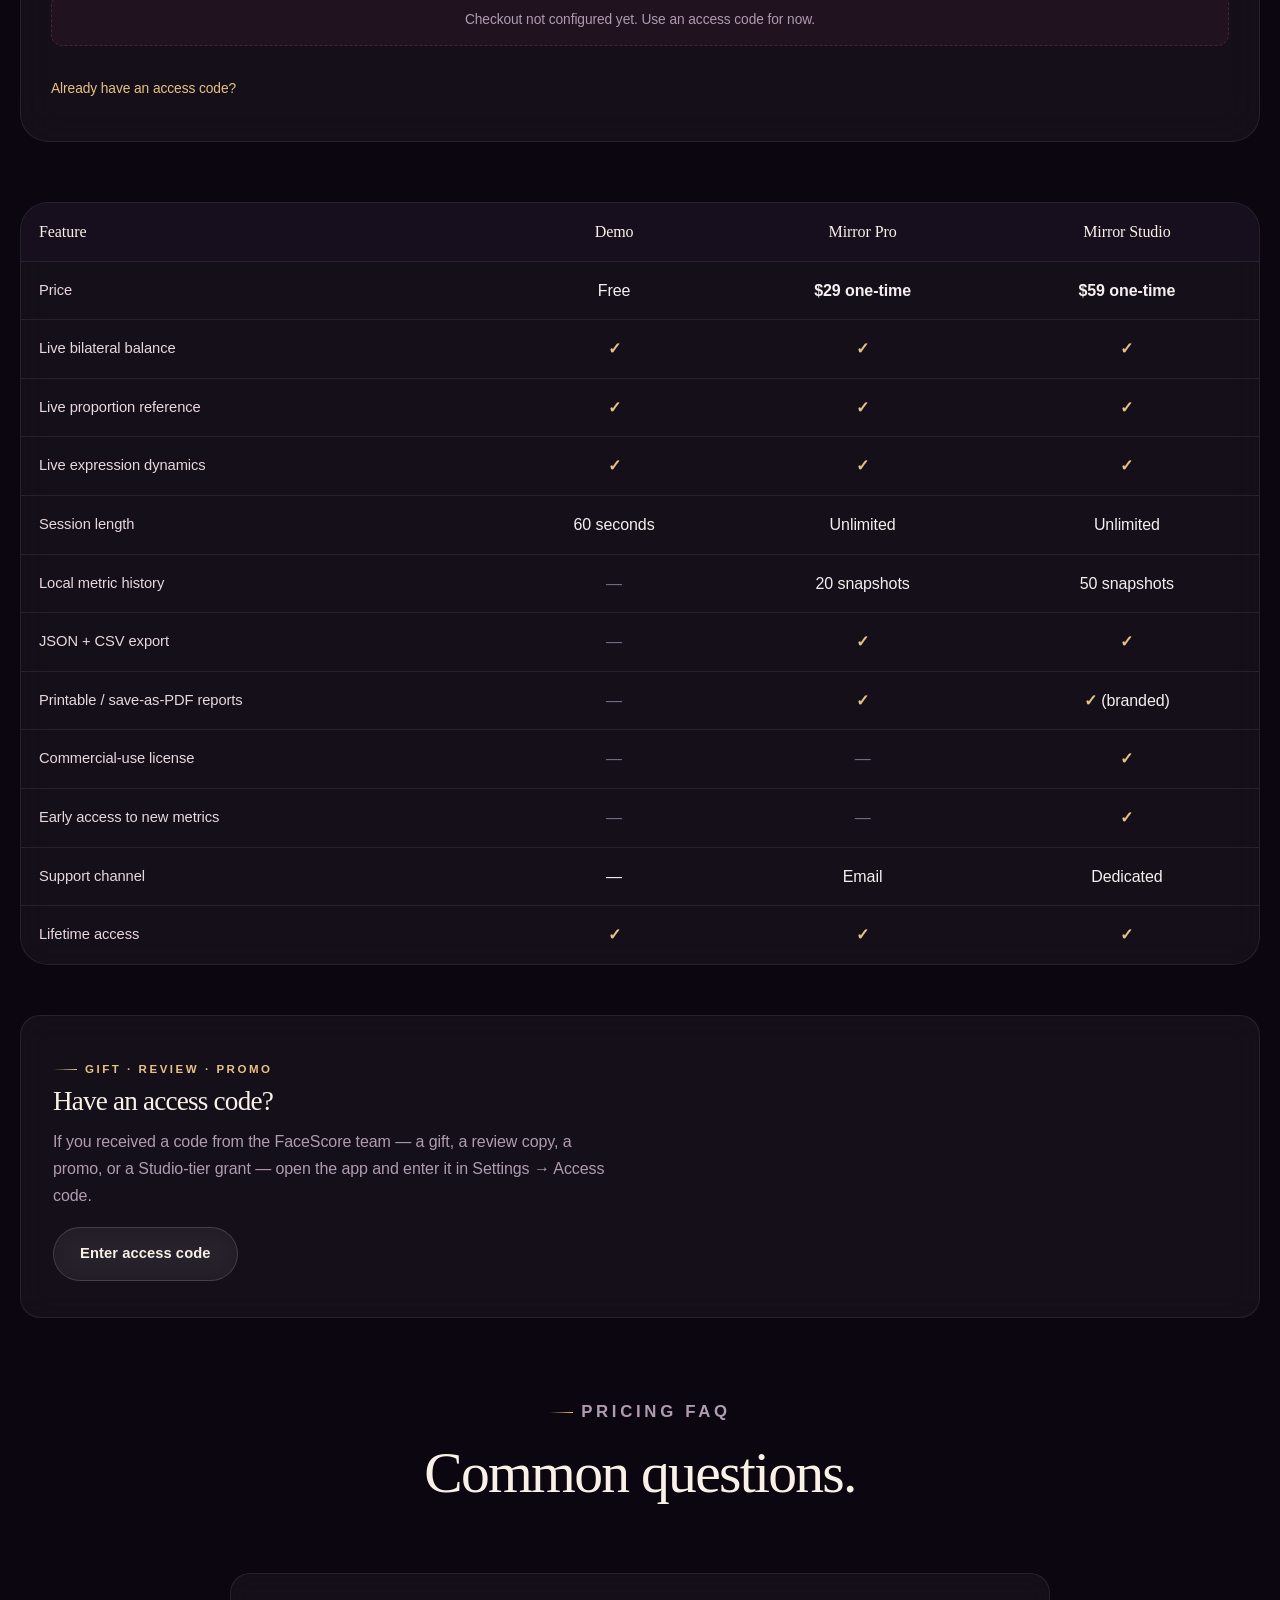
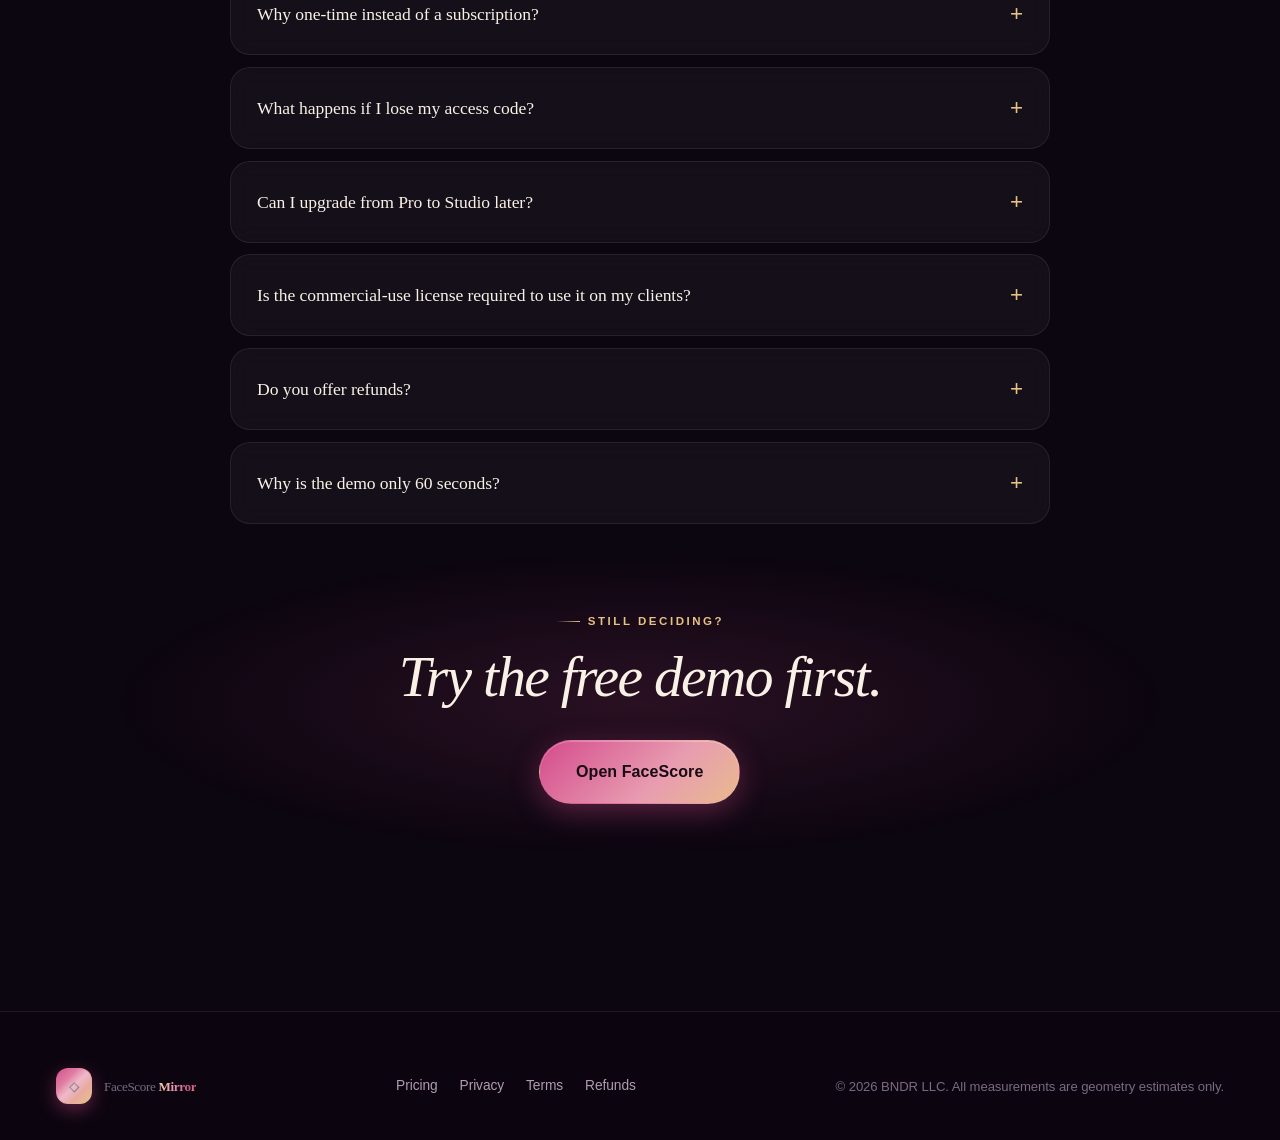
<file: pricing.html>
<!doctype html>
<html lang="en">
<head>
  <meta charset="utf-8">
  <meta name="viewport" content="width=device-width, initial-scale=1, viewport-fit=cover">
  <meta name="theme-color" content="#0c0610">
  <meta name="description" content="FaceScore Mirror pricing — $29 Pro or $59 Studio, both one-time. No subscription. Lifetime access.">
  <meta http-equiv="Content-Security-Policy" content="default-src 'self'; script-src 'self'; style-src 'self' 'unsafe-inline'; img-src 'self' data: blob:; connect-src 'self'; worker-src 'self'; manifest-src 'self'; base-uri 'self'; frame-ancestors 'none'; object-src 'none'">
  <title>Pricing — FaceScore Mirror</title>
  <link rel="preconnect" href="https://fonts.googleapis.com">
  <link rel="preconnect" href="https://fonts.gstatic.com" crossorigin>
  <link href="https://fonts.googleapis.com/css2?family=Fraunces:ital,opsz,wght@0,9..144,300..700;1,9..144,300..600&family=Inter:wght@400;500;600;700&display=swap" rel="stylesheet">
  <link rel="manifest" href="manifest.webmanifest">
  <link rel="icon" href="icons/icon.svg" type="image/svg+xml">
  <link rel="stylesheet" href="styles.css">
  <script src="config.js" defer></script>
  <script src="shared.js" defer></script>
  <script src="landing.js" defer></script>
</head>
<body class="site-page">
  <a class="skip-link" href="#main">Skip to content</a>

  <header class="site-header">
    <a class="site-brand" href="index.html" aria-label="FaceScore home">
      <span class="logo-orb" aria-hidden="true">◇</span>
      <span>FaceScore <b>Mirror</b></span>
    </a>
    <nav class="site-nav" aria-label="Primary navigation">
      <a href="index.html#how">How it works</a>
      <a href="index.html#privacy">Privacy</a>
      <a href="index.html#metrics">What it measures</a>
      <a href="pricing.html" aria-current="page">Pricing</a>
      <a href="index.html#faq">FAQ</a>
    </nav>
    <button class="mobile-menu-toggle" type="button" aria-label="Toggle menu" aria-expanded="false">≡</button>
    <a class="button button-primary button-small" href="app.html">Open app</a>
  </header>

  <main id="main">
    <section class="content-section section-shell">
      <div class="section-heading reveal">
        <p class="eyebrow">SIMPLE PRICING</p>
        <h2>Pay once. Own it forever.</h2>
        <p>No subscription. No recurring bill. No hidden tiers. Buy the tier that fits and use it for life.</p>
      </div>

      <div data-tier-cards data-skip-demo="true"></div>

      <!-- COMPARISON TABLE -->
      <div class="comparison-table-wrap reveal" style="margin-top:60px;">
        <table class="comparison-table">
          <thead>
            <tr>
              <th scope="col">Feature</th>
              <th scope="col">Demo</th>
              <th scope="col">Mirror Pro</th>
              <th scope="col">Mirror Studio</th>
            </tr>
          </thead>
          <tbody>
            <tr>
              <td>Price</td>
              <td>Free</td>
              <td><strong>$29 one-time</strong></td>
              <td><strong>$59 one-time</strong></td>
            </tr>
            <tr>
              <td>Live bilateral balance</td>
              <td><span class="check">✓</span></td>
              <td><span class="check">✓</span></td>
              <td><span class="check">✓</span></td>
            </tr>
            <tr>
              <td>Live proportion reference</td>
              <td><span class="check">✓</span></td>
              <td><span class="check">✓</span></td>
              <td><span class="check">✓</span></td>
            </tr>
            <tr>
              <td>Live expression dynamics</td>
              <td><span class="check">✓</span></td>
              <td><span class="check">✓</span></td>
              <td><span class="check">✓</span></td>
            </tr>
            <tr>
              <td>Session length</td>
              <td>60 seconds</td>
              <td>Unlimited</td>
              <td>Unlimited</td>
            </tr>
            <tr>
              <td>Local metric history</td>
              <td><span class="cross">—</span></td>
              <td>20 snapshots</td>
              <td>50 snapshots</td>
            </tr>
            <tr>
              <td>JSON + CSV export</td>
              <td><span class="cross">—</span></td>
              <td><span class="check">✓</span></td>
              <td><span class="check">✓</span></td>
            </tr>
            <tr>
              <td>Printable / save-as-PDF reports</td>
              <td><span class="cross">—</span></td>
              <td><span class="check">✓</span></td>
              <td><span class="check">✓</span> (branded)</td>
            </tr>
            <tr>
              <td>Commercial-use license</td>
              <td><span class="cross">—</span></td>
              <td><span class="cross">—</span></td>
              <td><span class="check">✓</span></td>
            </tr>
            <tr>
              <td>Early access to new metrics</td>
              <td><span class="cross">—</span></td>
              <td><span class="cross">—</span></td>
              <td><span class="check">✓</span></td>
            </tr>
            <tr>
              <td>Support channel</td>
              <td>—</td>
              <td>Email</td>
              <td>Dedicated</td>
            </tr>
            <tr>
              <td>Lifetime access</td>
              <td><span class="check">✓</span></td>
              <td><span class="check">✓</span></td>
              <td><span class="check">✓</span></td>
            </tr>
          </tbody>
        </table>
      </div>

      <!-- GIFT / ACCESS CODE -->
      <div class="glass-card reveal" style="margin-top:50px;padding:36px 32px;">
        <p class="eyebrow">GIFT · REVIEW · PROMO</p>
        <h2 style="margin:8px 0 12px;font-size:1.7rem;">Have an access code?</h2>
        <p style="color:var(--muted);margin-bottom:18px;max-width:560px;">If you received a code from the FaceScore team — a gift, a review copy, a promo, or a Studio-tier grant — open the app and enter it in Settings → Access code.</p>
        <a class="button button-secondary" href="app.html#activate">Enter access code</a>
      </div>

      <!-- FAQ ON PRICING -->
      <div class="section-heading reveal" style="margin-top:80px;">
        <p class="eyebrow">PRICING FAQ</p>
        <h2>Common questions.</h2>
      </div>
      <div class="faq-list">
        <details class="reveal">
          <summary>Why one-time instead of a subscription?</summary>
          <p>Because there's no server to maintain. The model runs in your browser. There's no ongoing compute cost to justify a monthly bill. You pay once, you own it.</p>
        </details>
        <details class="reveal">
          <summary>What happens if I lose my access code?</summary>
          <p>Use the support link in the footer (when configured) and include your purchase receipt. We'll re-issue a code. Because access is browser-local, you'll need to enter the new code on each device you want to use.</p>
        </details>
        <details class="reveal">
          <summary>Can I upgrade from Pro to Studio later?</summary>
          <p>Yes. Buy Studio at the regular price, then contact support with both receipts. We'll refund the Pro purchase so you only pay the difference.</p>
        </details>
        <details class="reveal">
          <summary>Is the commercial-use license required to use it on my clients?</summary>
          <p>If you use FaceScore Mirror in a paid service — makeup artistry, photography consultations, coaching — yes, the Studio tier's commercial license covers that. The Pro tier is for personal use.</p>
        </details>
        <details class="reveal">
          <summary>Do you offer refunds?</summary>
          <p>Refunds follow the rules of the storefront you purchased through (Stripe or Gumroad). If the product cannot run in a supported modern browser over HTTPS, contact support with the browser, device, and error shown. Full details are on the <a class="text-link" href="refund.html">Refund Policy</a> page.</p>
        </details>
        <details class="reveal">
          <summary>Why is the demo only 60 seconds?</summary>
          <p>Long enough to verify browser compatibility, camera permission, interface usability, and the nature of the measurements. Short enough that the demo can't be used in place of purchase. After 60 seconds, you can still explore the interface without the camera.</p>
        </details>
      </div>

      <!-- FINAL CTA -->
      <div class="final-cta section-shell reveal" style="padding-top:80px;padding-bottom:80px;">
        <p class="eyebrow" style="justify-content:center">STILL DECIDING?</p>
        <h2>Try the free demo first.</h2>
        <a class="button button-primary button-large" href="app.html" data-magnetic>Open FaceScore</a>
      </div>
    </section>
  </main>

  <footer class="site-footer">
    <a class="site-brand" href="index.html">
      <span class="logo-orb">◇</span>
      <span>FaceScore <b>Mirror</b></span>
    </a>
    <nav aria-label="Footer">
      <a href="pricing.html">Pricing</a>
      <a href="privacy.html">Privacy</a>
      <a href="terms.html">Terms</a>
      <a href="refund.html">Refunds</a>
      <a data-support-link hidden>Support</a>
    </nav>
    <span>© <span data-year></span> BNDR LLC. All measurements are geometry estimates only.</span>
  </footer>

  <!-- Sticky CTA -->
  <div class="sticky-cta" data-sticky-cta aria-hidden="true">
    <span class="sticky-cta-label">Own FaceScore forever — $29 one-time.</span>
    <a class="button button-primary button-small" href="app.html">Try free demo</a>
  </div>

  <!-- Consent banner -->
  <aside class="consent-banner" data-consent-banner hidden aria-label="Storage choices">
    <div>
      <strong>Your privacy choice</strong>
      <p>Essential storage keeps access status. Optional storage remembers preferences and metric-only history. No advertising cookies. No face images. Ever.</p>
    </div>
    <div class="consent-actions">
      <button class="button button-ghost button-small" data-consent-essential>Essential only</button>
      <button class="button button-primary button-small" data-consent-preferences>Allow preferences</button>
    </div>
  </aside>
</body>
</html>
</file>
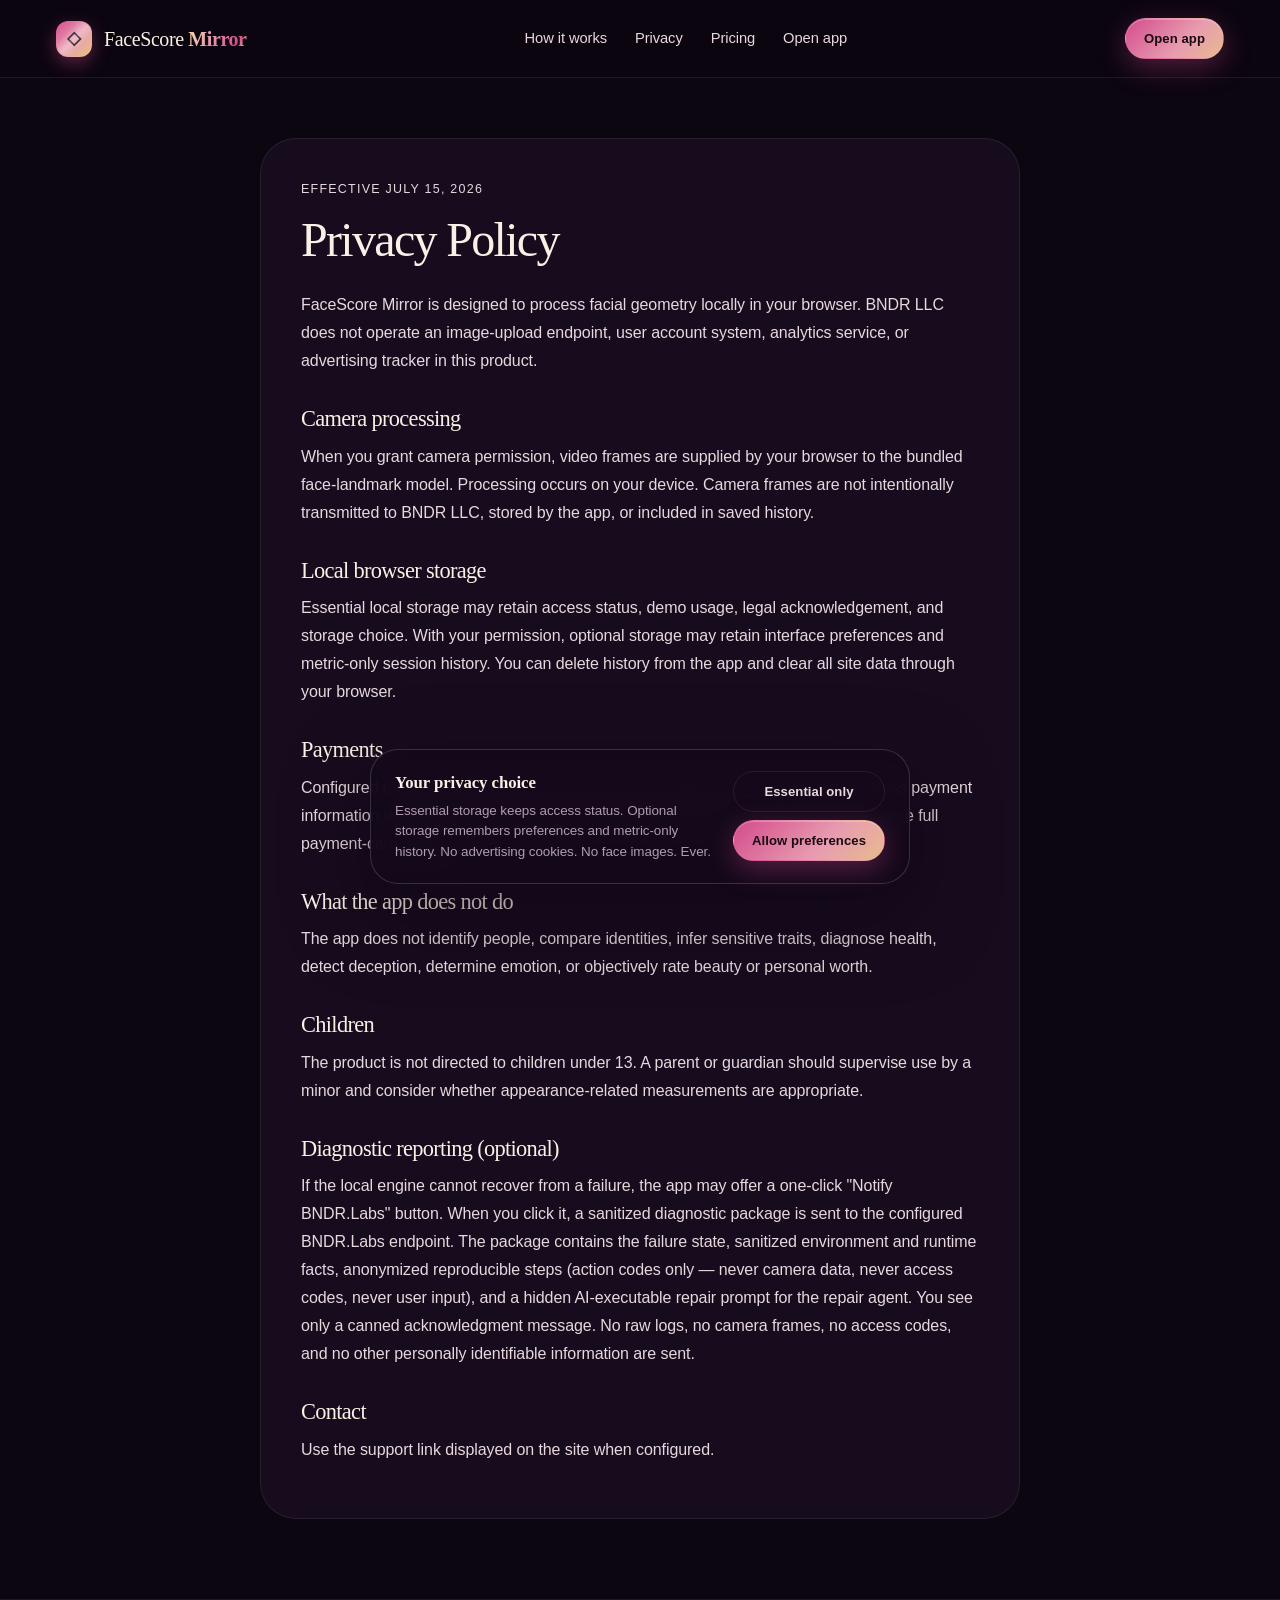
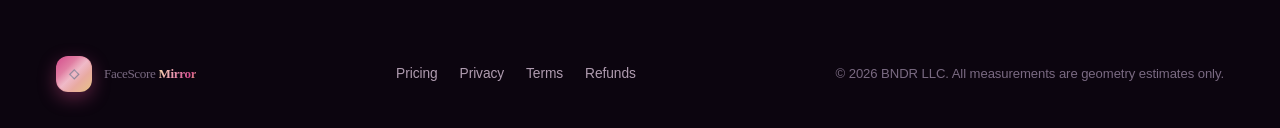
<file: privacy.html>
<!doctype html>
<html lang="en">
<head>
  <meta charset="utf-8">
  <meta name="viewport" content="width=device-width,initial-scale=1,viewport-fit=cover">
  <meta name="theme-color" content="#0c0610">
  <meta name="description" content="Privacy Policy — FaceScore Mirror. Local-first facial geometry analysis with no uploads, no accounts, and no trackers.">
  <meta http-equiv="Content-Security-Policy" content="default-src 'self'; script-src 'self'; style-src 'self' 'unsafe-inline'; img-src 'self' data:; connect-src 'self'; manifest-src 'self'; base-uri 'self'; frame-ancestors 'none'; object-src 'none'">
  <title>Privacy Policy — FaceScore Mirror</title>
  <link rel="preconnect" href="https://fonts.googleapis.com">
  <link rel="preconnect" href="https://fonts.gstatic.com" crossorigin>
  <link href="https://fonts.googleapis.com/css2?family=Fraunces:ital,opsz,wght@0,9..144,300..700;1,9..144,300..600&family=Inter:wght@400;500;600;700&display=swap" rel="stylesheet">
  <link rel="icon" href="icons/icon.svg" type="image/svg+xml">
  <link rel="manifest" href="manifest.webmanifest">
  <link rel="stylesheet" href="styles.css">
  <script src="config.js" defer></script>
  <script src="shared.js" defer></script>
  <script src="legal.js" defer></script>
</head>
<body class="site-page">
  <a class="skip-link" href="#main">Skip to content</a>
  <header class="site-header">
    <a class="site-brand" href="index.html"><span class="logo-orb">◇</span><span>FaceScore <b>Mirror</b></span></a>
    <nav class="site-nav" aria-label="Primary navigation">
      <a href="index.html#how">How it works</a>
      <a href="index.html#privacy">Privacy</a>
      <a href="pricing.html">Pricing</a>
      <a href="app.html">Open app</a>
    </nav>
    <button class="mobile-menu-toggle" type="button" aria-label="Toggle menu" aria-expanded="false">≡</button>
    <a class="button button-primary button-small" href="app.html">Open app</a>
  </header>

  <main id="main" class="legal-shell">
    <p class="legal-meta">Effective July 15, 2026</p>
    <h1>Privacy Policy</h1>
    <p>FaceScore Mirror is designed to process facial geometry locally in your browser. BNDR LLC does not operate an image-upload endpoint, user account system, analytics service, or advertising tracker in this product.</p>
    <h2>Camera processing</h2>
    <p>When you grant camera permission, video frames are supplied by your browser to the bundled face-landmark model. Processing occurs on your device. Camera frames are not intentionally transmitted to BNDR LLC, stored by the app, or included in saved history.</p>
    <h2>Local browser storage</h2>
    <p>Essential local storage may retain access status, demo usage, legal acknowledgement, and storage choice. With your permission, optional storage may retain interface preferences and metric-only session history. You can delete history from the app and clear all site data through your browser.</p>
    <h2>Payments</h2>
    <p>Configured purchase buttons send you to Stripe or Gumroad. Those providers process payment information under their own privacy policies. FaceScore Mirror does not receive or store full payment-card details.</p>
    <h2>What the app does not do</h2>
    <p>The app does not identify people, compare identities, infer sensitive traits, diagnose health, detect deception, determine emotion, or objectively rate beauty or personal worth.</p>
    <h2>Children</h2>
    <p>The product is not directed to children under 13. A parent or guardian should supervise use by a minor and consider whether appearance-related measurements are appropriate.</p>
    <h2>Diagnostic reporting (optional)</h2>
    <p>If the local engine cannot recover from a failure, the app may offer a one-click "Notify BNDR.Labs" button. When you click it, a sanitized diagnostic package is sent to the configured BNDR.Labs endpoint. The package contains the failure state, sanitized environment and runtime facts, anonymized reproducible steps (action codes only — never camera data, never access codes, never user input), and a hidden AI-executable repair prompt for the repair agent. You see only a canned acknowledgment message. No raw logs, no camera frames, no access codes, and no other personally identifiable information are sent.</p>
    <h2>Contact</h2>
    <p>Use the support link displayed on the site when configured.</p>
  </main>

  <footer class="site-footer">
    <a class="site-brand" href="index.html"><span class="logo-orb">◇</span><span>FaceScore <b>Mirror</b></span></a>
    <nav aria-label="Footer">
      <a href="pricing.html">Pricing</a>
      <a href="privacy.html">Privacy</a>
      <a href="terms.html">Terms</a>
      <a href="refund.html">Refunds</a>
      <a data-support-link hidden>Support</a>
    </nav>
    <span>© <span data-year></span> BNDR LLC. All measurements are geometry estimates only.</span>
  </footer>

  <aside class="consent-banner" data-consent-banner hidden aria-label="Storage choices">
    <div>
      <strong>Your privacy choice</strong>
      <p>Essential storage keeps access status. Optional storage remembers preferences and metric-only history. No advertising cookies. No face images. Ever.</p>
    </div>
    <div class="consent-actions">
      <button class="button button-ghost button-small" data-consent-essential>Essential only</button>
      <button class="button button-primary button-small" data-consent-preferences>Allow preferences</button>
    </div>
  </aside>
</body>
</html>
</file>
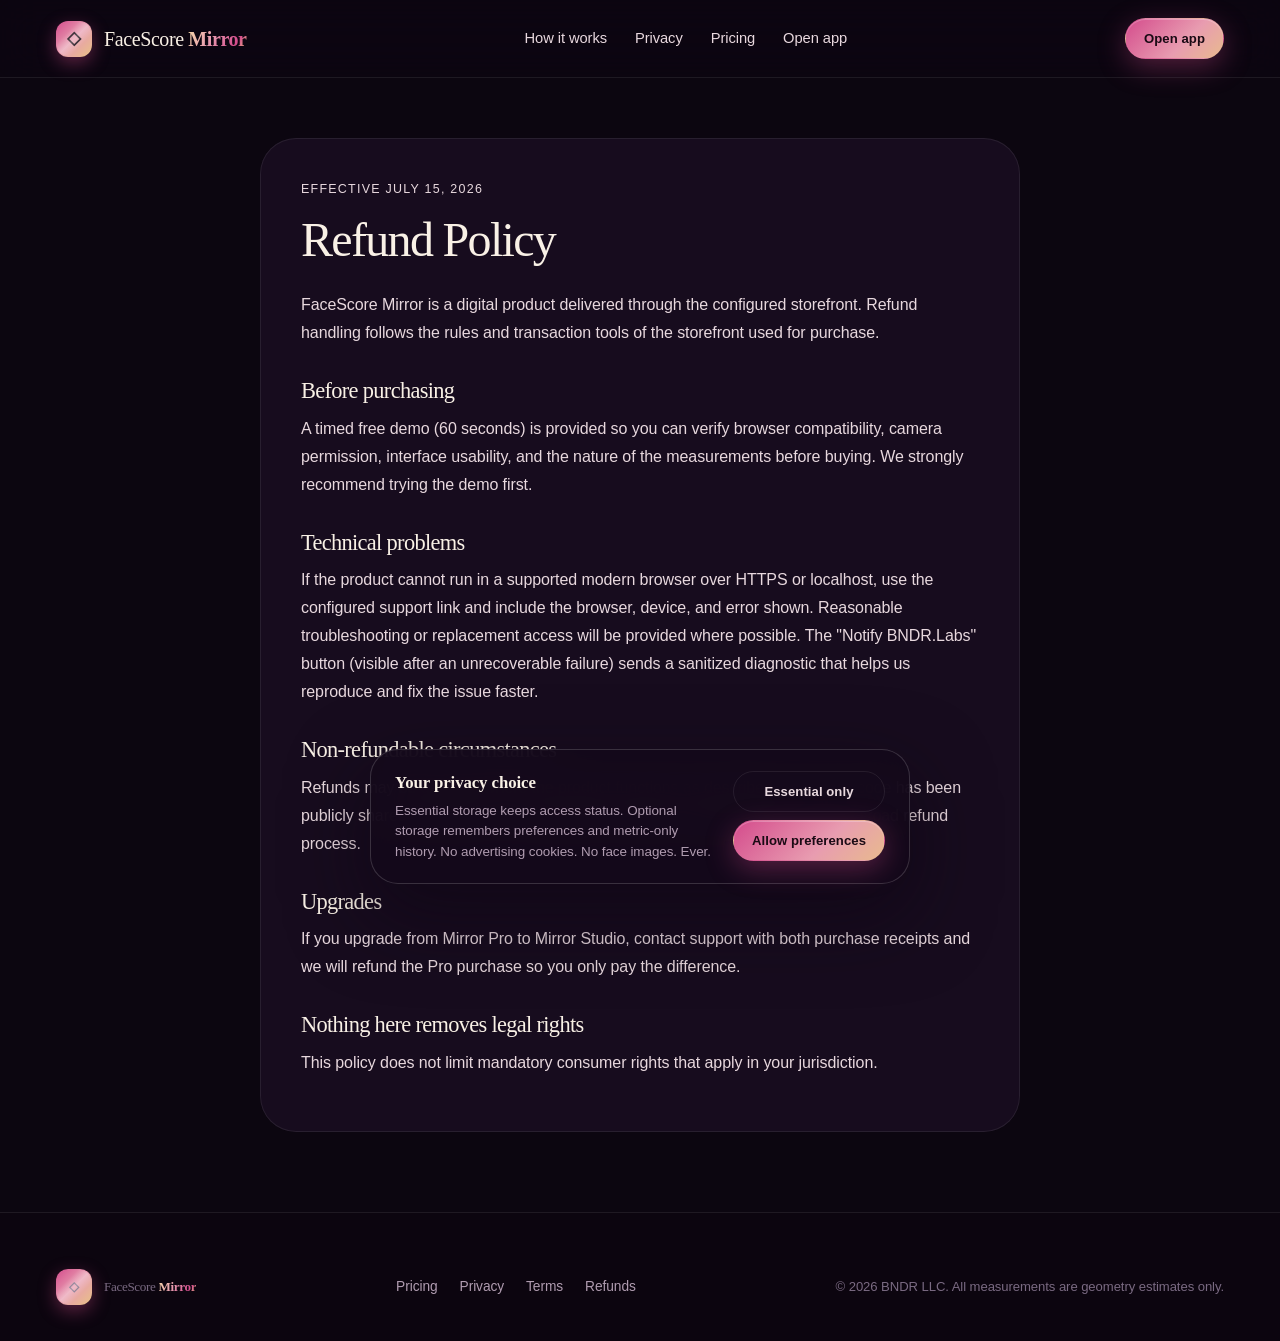
<file: refund.html>
<!doctype html>
<html lang="en">
<head>
  <meta charset="utf-8">
  <meta name="viewport" content="width=device-width,initial-scale=1,viewport-fit=cover">
  <meta name="theme-color" content="#0c0610">
  <meta name="description" content="Refund Policy — FaceScore Mirror. Try the free demo before buying; refund handling follows the storefront's process.">
  <meta http-equiv="Content-Security-Policy" content="default-src 'self'; script-src 'self'; style-src 'self' 'unsafe-inline'; img-src 'self' data:; connect-src 'self'; manifest-src 'self'; base-uri 'self'; frame-ancestors 'none'; object-src 'none'">
  <title>Refund Policy — FaceScore Mirror</title>
  <link rel="preconnect" href="https://fonts.googleapis.com">
  <link rel="preconnect" href="https://fonts.gstatic.com" crossorigin>
  <link href="https://fonts.googleapis.com/css2?family=Fraunces:ital,opsz,wght@0,9..144,300..700;1,9..144,300..600&family=Inter:wght@400;500;600;700&display=swap" rel="stylesheet">
  <link rel="icon" href="icons/icon.svg" type="image/svg+xml">
  <link rel="manifest" href="manifest.webmanifest">
  <link rel="stylesheet" href="styles.css">
  <script src="config.js" defer></script>
  <script src="shared.js" defer></script>
  <script src="legal.js" defer></script>
</head>
<body class="site-page">
  <a class="skip-link" href="#main">Skip to content</a>
  <header class="site-header">
    <a class="site-brand" href="index.html"><span class="logo-orb">◇</span><span>FaceScore <b>Mirror</b></span></a>
    <nav class="site-nav" aria-label="Primary navigation">
      <a href="index.html#how">How it works</a>
      <a href="index.html#privacy">Privacy</a>
      <a href="pricing.html">Pricing</a>
      <a href="app.html">Open app</a>
    </nav>
    <button class="mobile-menu-toggle" type="button" aria-label="Toggle menu" aria-expanded="false">≡</button>
    <a class="button button-primary button-small" href="app.html">Open app</a>
  </header>

  <main id="main" class="legal-shell">
    <p class="legal-meta">Effective July 15, 2026</p>
    <h1>Refund Policy</h1>
    <p>FaceScore Mirror is a digital product delivered through the configured storefront. Refund handling follows the rules and transaction tools of the storefront used for purchase.</p>
    <h2>Before purchasing</h2>
    <p>A timed free demo (60 seconds) is provided so you can verify browser compatibility, camera permission, interface usability, and the nature of the measurements before buying. We strongly recommend trying the demo first.</p>
    <h2>Technical problems</h2>
    <p>If the product cannot run in a supported modern browser over HTTPS or localhost, use the configured support link and include the browser, device, and error shown. Reasonable troubleshooting or replacement access will be provided where possible. The "Notify BNDR.Labs" button (visible after an unrecoverable failure) sends a sanitized diagnostic that helps us reproduce and fix the issue faster.</p>
    <h2>Non-refundable circumstances</h2>
    <p>Refunds may be declined where the product functions as described, an access code has been publicly shared or abused, or a request falls outside the applicable Stripe or Gumroad refund process.</p>
    <h2>Upgrades</h2>
    <p>If you upgrade from Mirror Pro to Mirror Studio, contact support with both purchase receipts and we will refund the Pro purchase so you only pay the difference.</p>
    <h2>Nothing here removes legal rights</h2>
    <p>This policy does not limit mandatory consumer rights that apply in your jurisdiction.</p>
  </main>

  <footer class="site-footer">
    <a class="site-brand" href="index.html"><span class="logo-orb">◇</span><span>FaceScore <b>Mirror</b></span></a>
    <nav aria-label="Footer">
      <a href="pricing.html">Pricing</a>
      <a href="privacy.html">Privacy</a>
      <a href="terms.html">Terms</a>
      <a href="refund.html">Refunds</a>
      <a data-support-link hidden>Support</a>
    </nav>
    <span>© <span data-year></span> BNDR LLC. All measurements are geometry estimates only.</span>
  </footer>

  <aside class="consent-banner" data-consent-banner hidden aria-label="Storage choices">
    <div>
      <strong>Your privacy choice</strong>
      <p>Essential storage keeps access status. Optional storage remembers preferences and metric-only history. No advertising cookies. No face images. Ever.</p>
    </div>
    <div class="consent-actions">
      <button class="button button-ghost button-small" data-consent-essential>Essential only</button>
      <button class="button button-primary button-small" data-consent-preferences>Allow preferences</button>
    </div>
  </aside>
</body>
</html>
</file>
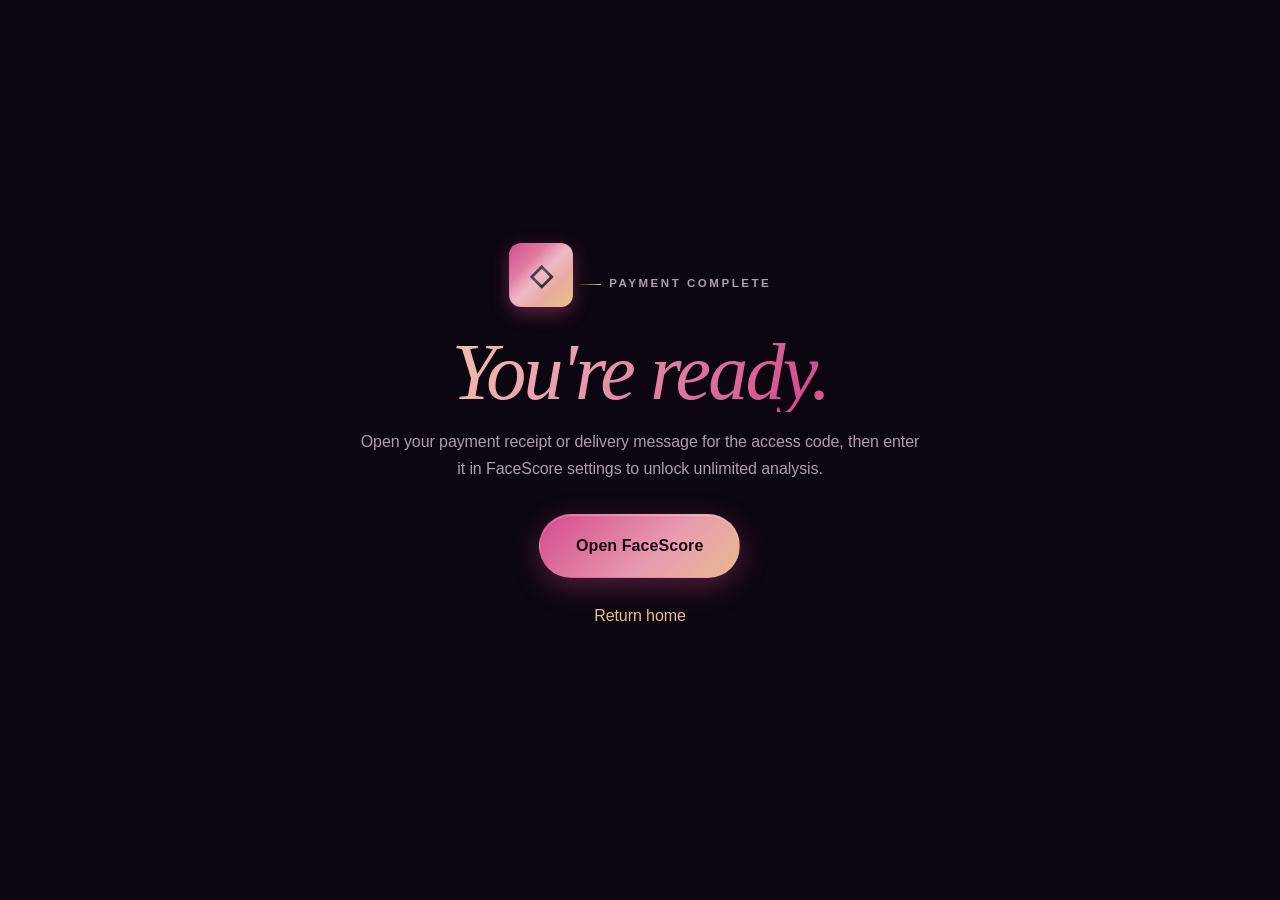
<file: success.html>
<!doctype html>
<html lang="en">
<head>
  <meta charset="utf-8">
  <meta name="viewport" content="width=device-width,initial-scale=1,viewport-fit=cover">
  <meta name="theme-color" content="#0c0610">
  <meta name="description" content="Purchase complete — FaceScore Mirror. Open the app and enter your access code.">
  <meta http-equiv="Content-Security-Policy" content="default-src 'self'; script-src 'self'; style-src 'self' 'unsafe-inline'; img-src 'self' data:; connect-src 'self'; manifest-src 'self'; base-uri 'self'; frame-ancestors 'none'; object-src 'none'">
  <title>Purchase complete — FaceScore Mirror</title>
  <link rel="preconnect" href="https://fonts.googleapis.com">
  <link rel="preconnect" href="https://fonts.gstatic.com" crossorigin>
  <link href="https://fonts.googleapis.com/css2?family=Fraunces:ital,opsz,wght@0,9..144,300..700;1,9..144,300..600&family=Inter:wght@400;500;600;700&display=swap" rel="stylesheet">
  <link rel="icon" href="icons/icon.svg">
  <link rel="manifest" href="manifest.webmanifest">
  <link rel="stylesheet" href="styles.css">
  <script src="config.js" defer></script>
  <script src="shared.js" defer></script>
  <script src="sw-register.js" defer></script>
</head>
<body class="error-page">
  <main>
    <div class="logo-orb" style="margin:auto;width:64px;height:64px;font-size:1.8rem" aria-hidden="true">◇</div>
    <p class="eyebrow" style="margin-top:24px;justify-content:center">PAYMENT COMPLETE</p>
    <h1 style="font-size:clamp(2.5rem,7vw,5rem);font-style:italic;margin-top:10px">You're ready.</h1>
    <p style="color:var(--muted);max-width:560px;line-height:1.7;margin:16px auto 32px">Open your payment receipt or delivery message for the access code, then enter it in FaceScore settings to unlock unlimited analysis.</p>
    <a class="button button-primary button-large" href="app.html#activate" data-magnetic>Open FaceScore</a>
    <p style="margin-top:24px"><a class="text-link" href="index.html">Return home</a></p>
  </main>
</body>
</html>
</file>
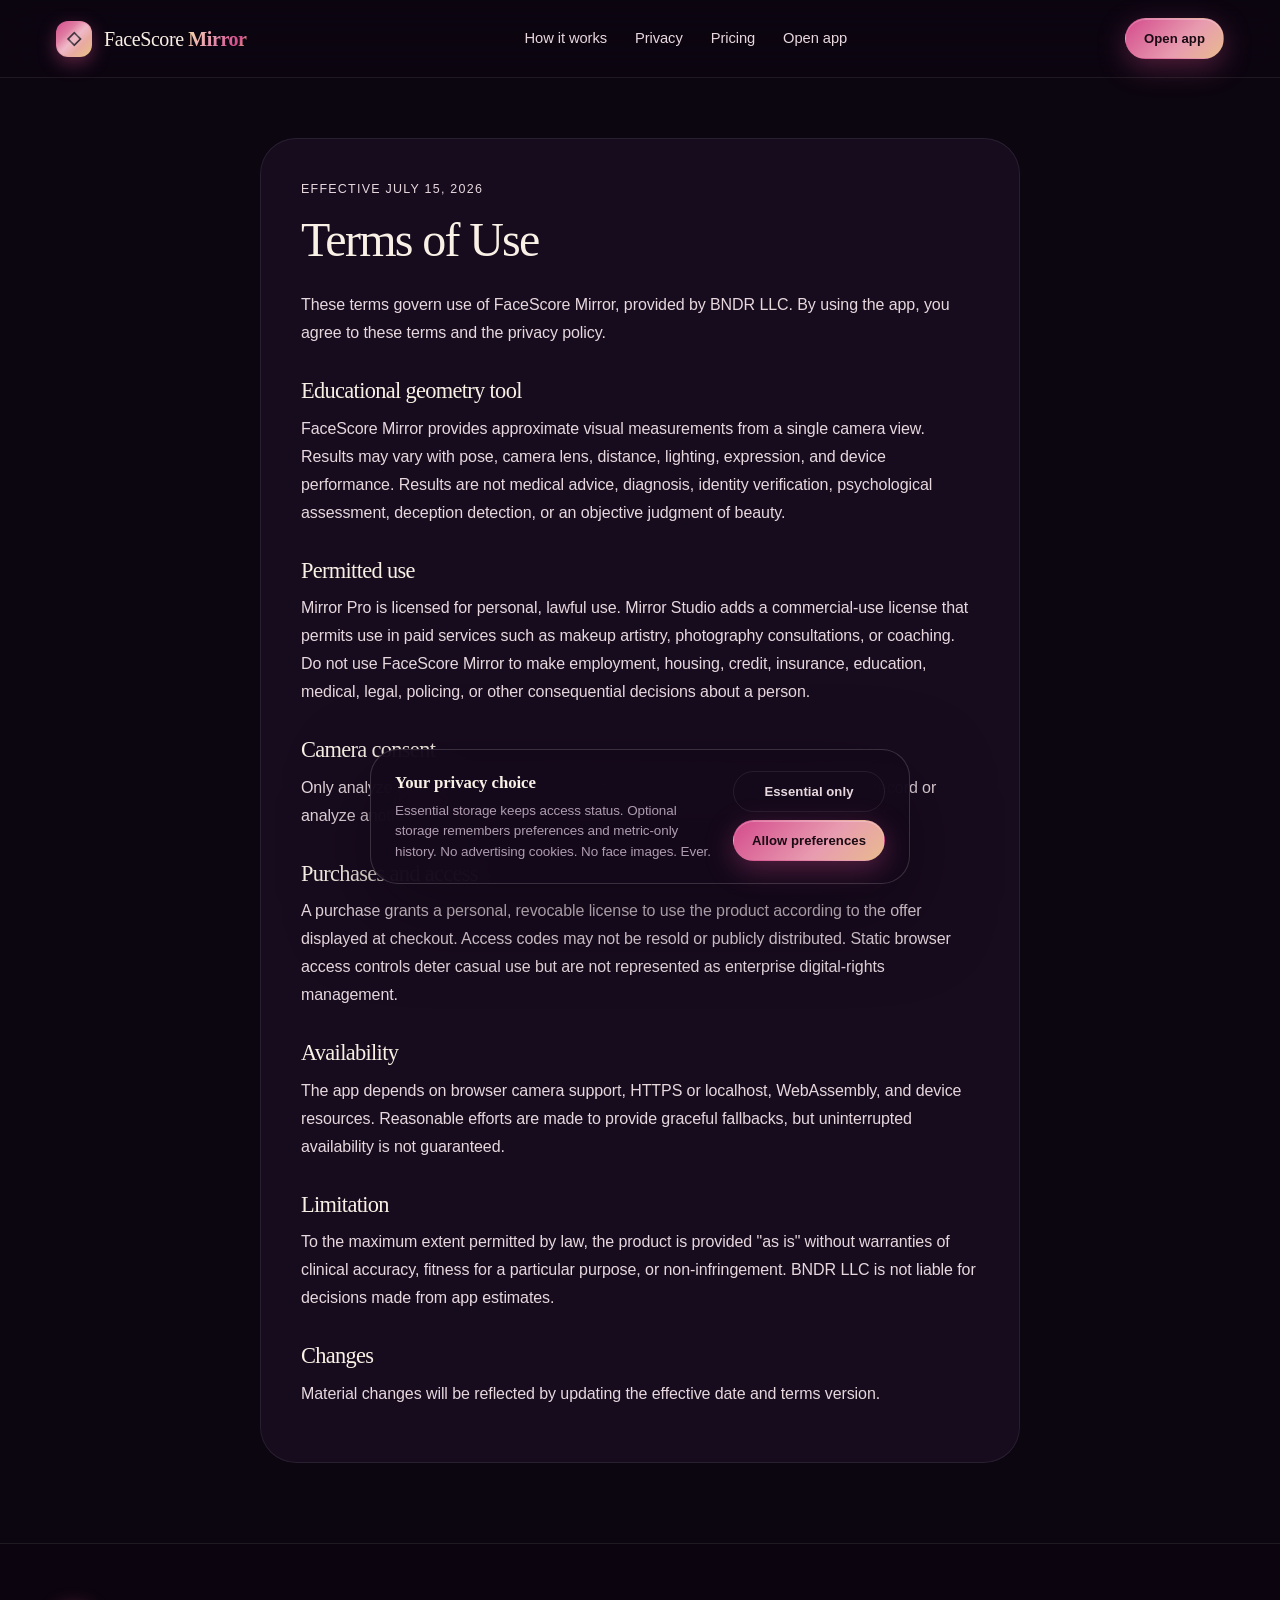
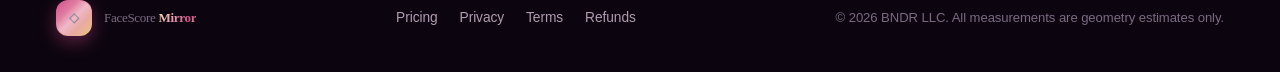
<file: terms.html>
<!doctype html>
<html lang="en">
<head>
  <meta charset="utf-8">
  <meta name="viewport" content="width=device-width,initial-scale=1,viewport-fit=cover">
  <meta name="theme-color" content="#0c0610">
  <meta name="description" content="Terms of Use — FaceScore Mirror. Educational geometry visualization, not a beauty or health assessment.">
  <meta http-equiv="Content-Security-Policy" content="default-src 'self'; script-src 'self'; style-src 'self' 'unsafe-inline'; img-src 'self' data:; connect-src 'self'; manifest-src 'self'; base-uri 'self'; frame-ancestors 'none'; object-src 'none'">
  <title>Terms of Use — FaceScore Mirror</title>
  <link rel="preconnect" href="https://fonts.googleapis.com">
  <link rel="preconnect" href="https://fonts.gstatic.com" crossorigin>
  <link href="https://fonts.googleapis.com/css2?family=Fraunces:ital,opsz,wght@0,9..144,300..700;1,9..144,300..600&family=Inter:wght@400;500;600;700&display=swap" rel="stylesheet">
  <link rel="icon" href="icons/icon.svg" type="image/svg+xml">
  <link rel="manifest" href="manifest.webmanifest">
  <link rel="stylesheet" href="styles.css">
  <script src="config.js" defer></script>
  <script src="shared.js" defer></script>
  <script src="legal.js" defer></script>
</head>
<body class="site-page">
  <a class="skip-link" href="#main">Skip to content</a>
  <header class="site-header">
    <a class="site-brand" href="index.html"><span class="logo-orb">◇</span><span>FaceScore <b>Mirror</b></span></a>
    <nav class="site-nav" aria-label="Primary navigation">
      <a href="index.html#how">How it works</a>
      <a href="index.html#privacy">Privacy</a>
      <a href="pricing.html">Pricing</a>
      <a href="app.html">Open app</a>
    </nav>
    <button class="mobile-menu-toggle" type="button" aria-label="Toggle menu" aria-expanded="false">≡</button>
    <a class="button button-primary button-small" href="app.html">Open app</a>
  </header>

  <main id="main" class="legal-shell">
    <p class="legal-meta">Effective July 15, 2026</p>
    <h1>Terms of Use</h1>
    <p>These terms govern use of FaceScore Mirror, provided by BNDR LLC. By using the app, you agree to these terms and the privacy policy.</p>
    <h2>Educational geometry tool</h2>
    <p>FaceScore Mirror provides approximate visual measurements from a single camera view. Results may vary with pose, camera lens, distance, lighting, expression, and device performance. Results are not medical advice, diagnosis, identity verification, psychological assessment, deception detection, or an objective judgment of beauty.</p>
    <h2>Permitted use</h2>
    <p>Mirror Pro is licensed for personal, lawful use. Mirror Studio adds a commercial-use license that permits use in paid services such as makeup artistry, photography consultations, or coaching. Do not use FaceScore Mirror to make employment, housing, credit, insurance, education, medical, legal, policing, or other consequential decisions about a person.</p>
    <h2>Camera consent</h2>
    <p>Only analyze a person who has knowingly agreed to camera use. Do not covertly record or analyze another person.</p>
    <h2>Purchases and access</h2>
    <p>A purchase grants a personal, revocable license to use the product according to the offer displayed at checkout. Access codes may not be resold or publicly distributed. Static browser access controls deter casual use but are not represented as enterprise digital-rights management.</p>
    <h2>Availability</h2>
    <p>The app depends on browser camera support, HTTPS or localhost, WebAssembly, and device resources. Reasonable efforts are made to provide graceful fallbacks, but uninterrupted availability is not guaranteed.</p>
    <h2>Limitation</h2>
    <p>To the maximum extent permitted by law, the product is provided "as is" without warranties of clinical accuracy, fitness for a particular purpose, or non-infringement. BNDR LLC is not liable for decisions made from app estimates.</p>
    <h2>Changes</h2>
    <p>Material changes will be reflected by updating the effective date and terms version.</p>
  </main>

  <footer class="site-footer">
    <a class="site-brand" href="index.html"><span class="logo-orb">◇</span><span>FaceScore <b>Mirror</b></span></a>
    <nav aria-label="Footer">
      <a href="pricing.html">Pricing</a>
      <a href="privacy.html">Privacy</a>
      <a href="terms.html">Terms</a>
      <a href="refund.html">Refunds</a>
      <a data-support-link hidden>Support</a>
    </nav>
    <span>© <span data-year></span> BNDR LLC. All measurements are geometry estimates only.</span>
  </footer>

  <aside class="consent-banner" data-consent-banner hidden aria-label="Storage choices">
    <div>
      <strong>Your privacy choice</strong>
      <p>Essential storage keeps access status. Optional storage remembers preferences and metric-only history. No advertising cookies. No face images. Ever.</p>
    </div>
    <div class="consent-actions">
      <button class="button button-ghost button-small" data-consent-essential>Essential only</button>
      <button class="button button-primary button-small" data-consent-preferences>Allow preferences</button>
    </div>
  </aside>
</body>
</html>
</file>
<file: styles.css>
/* ============================================================================
   FaceScore Mirror — Luxury Edition Design System
   ----------------------------------------------------------------------------
   A bleeding-edge, feminine-bold-luxury design language built on:
   - CSS custom properties with @property for animated gradients
   - Scroll-driven animations (animation-timeline: scroll())
   - View Transitions API opt-in
   - Container queries for true component-level responsiveness
   - color-mix() for dynamic theme blending
   - Glassmorphism with backdrop-filter
   - Kinetic typography with staggered reveals
   - Mobile-first, asymmetric layouts
   ============================================================================ */

/* ---- Animated custom properties ------------------------------------------- */
@property --grad-angle {
  syntax: "<angle>";
  initial-value: 0deg;
  inherits: false;
}
@property --shimmer-x {
  syntax: "<percentage>";
  initial-value: -100%;
  inherits: false;
}
@property --hue-shift {
  syntax: "<angle>";
  initial-value: 0deg;
  inherits: false;
}

/* ---- Design tokens -------------------------------------------------------- */
:root {
  /* Color system — deep plum + rose gold + blush + champagne */
  --bg: #0c0610;
  --bg-2: #14091a;
  --bg-3: #1d0f25;
  --panel: rgba(28, 16, 36, 0.72);
  --panel-2: rgba(40, 22, 50, 0.6);
  --panel-glass: rgba(255, 255, 255, 0.04);
  --panel-glass-hover: rgba(255, 255, 255, 0.08);

  --text: #f6eef0;
  --text-soft: #e8d8de;
  --muted: #b09cb0;
  --dim: #7a6a82;

  --line: rgba(255, 255, 255, 0.08);
  --line-strong: rgba(255, 255, 255, 0.16);

  /* Accent palette — feminine bold luxury */
  --gold: #e8c285;        /* champagne gold */
  --gold-2: #f5d9a8;      /* light champagne */
  --gold-deep: #c69856;   /* deep gold */
  --rose: #e89cb0;        /* blush rose */
  --rose-2: #f4c4d2;      /* light blush */
  --magenta: #d44b8c;     /* bold magenta */
  --magenta-deep: #9b2a6b;
  --plum: #4a1d3f;        /* deep plum */
  --plum-2: #2d0f25;
  --cream: #f9f1e6;
  --good: #86c49a;
  --warn: #e0b878;
  --bad: #e08a7c;
  --cyan: #7fd0c5;

  /* Gradients */
  --grad-hero: linear-gradient(
    135deg,
    var(--magenta) 0%,
    var(--rose) 35%,
    var(--gold) 75%,
    var(--gold-2) 100%
  );
  --grad-hero-soft: linear-gradient(
    135deg,
    rgba(212, 75, 140, 0.18) 0%,
    rgba(232, 156, 176, 0.12) 50%,
    rgba(232, 194, 133, 0.18) 100%
  );
  --grad-text: linear-gradient(
    120deg,
    var(--gold-2) 0%,
    var(--rose) 40%,
    var(--magenta) 80%,
    var(--gold) 100%
  );
  --grad-text-soft: linear-gradient(
    120deg,
    var(--gold-2) 0%,
    var(--rose-2) 100%
  );

  /* Shadows — soft, luxurious, multi-layered */
  --shadow-sm: 0 4px 16px rgba(20, 8, 24, 0.4);
  --shadow: 0 18px 50px rgba(15, 5, 22, 0.45);
  --shadow-lg: 0 30px 80px rgba(12, 4, 18, 0.55);
  --shadow-glow: 0 0 60px rgba(212, 75, 140, 0.18);
  --shadow-gold: 0 0 50px rgba(232, 194, 133, 0.22);

  /* Radii — generous, soft */
  --radius-sm: 12px;
  --radius: 20px;
  --radius-lg: 28px;
  --radius-xl: 36px;
  --radius-pill: 999px;

  /* Spacing scale */
  --space-1: 4px;
  --space-2: 8px;
  --space-3: 12px;
  --space-4: 16px;
  --space-5: 24px;
  --space-6: 32px;
  --space-7: 48px;
  --space-8: 64px;
  --space-9: 96px;
  --space-10: 128px;

  /* Typography */
  --font-display: "Fraunces", "Playfair Display", "Cormorant Garamond", Georgia, serif;
  --font-body: "Inter", ui-sans-serif, -apple-system, BlinkMacSystemFont, "Segoe UI", sans-serif;
  --font-mono: "JetBrains Mono", "Fira Code", ui-monospace, Menlo, monospace;

  /* Motion */
  --ease: cubic-bezier(0.22, 0.78, 0.28, 1);
  --ease-out: cubic-bezier(0.16, 1, 0.3, 1);
  --ease-in-out: cubic-bezier(0.65, 0, 0.35, 1);
  --ease-spring: cubic-bezier(0.34, 1.56, 0.64, 1);
  --dur-fast: 180ms;
  --dur: 320ms;
  --dur-slow: 600ms;
  --dur-slower: 1200ms;

  /* Layout */
  --shell: 1240px;
  --shell-narrow: 760px;
  --shell-wide: 1440px;

  /* Z-index scale */
  --z-base: 1;
  --z-sticky: 100;
  --z-header: 200;
  --z-overlay: 800;
  --z-modal: 900;
  --z-toast: 1000;
  --z-cursor: 9999;

  color-scheme: dark;
}

/* ---- Reset ---------------------------------------------------------------- */
*, *::before, *::after { box-sizing: border-box; }
* { margin: 0; padding: 0; }
html {
  scroll-behavior: smooth;
  background: var(--bg);
  -webkit-text-size-adjust: 100%;
  text-rendering: optimizeLegibility;
  -webkit-font-smoothing: antialiased;
  -moz-osx-font-smoothing: grayscale;
}
body {
  font-family: var(--font-body);
  color: var(--text);
  background: var(--bg);
  min-height: 100vh;
  overflow-x: clip;
  line-height: 1.6;
  font-size: 16px;
  letter-spacing: -0.005em;
  position: relative;
}
img, svg, video, canvas { display: block; max-width: 100%; }
a { color: inherit; text-decoration: none; }
button, input, select, textarea {
  font: inherit;
  color: inherit;
  background: none;
  border: none;
}
button { cursor: pointer; }
ul, ol { list-style: none; }
:focus-visible {
  outline: 2px solid var(--gold);
  outline-offset: 3px;
  border-radius: 4px;
}
::selection {
  background: rgba(212, 75, 140, 0.35);
  color: var(--cream);
}

/* ---- Animated background field -------------------------------------------- */
body::before {
  content: "";
  position: fixed;
  inset: 0;
  z-index: -2;
  background:
    radial-gradient(
      ellipse 80% 60% at 12% -10%,
      rgba(212, 75, 140, 0.18),
      transparent 55%
    ),
    radial-gradient(
      ellipse 70% 50% at 88% 8%,
      rgba(232, 194, 133, 0.14),
      transparent 55%
    ),
    radial-gradient(
      ellipse 90% 70% at 50% 110%,
      rgba(232, 156, 176, 0.12),
      transparent 60%
    ),
    linear-gradient(160deg, #0c0610 0%, #14091a 40%, #1d0f25 75%, #0c0610 100%);
  pointer-events: none;
}
body::after {
  content: "";
  position: fixed;
  inset: 0;
  z-index: -1;
  background-image:
    radial-gradient(circle at 1px 1px, rgba(255,255,255,0.025) 1px, transparent 0);
  background-size: 36px 36px;
  pointer-events: none;
  mask-image: radial-gradient(ellipse 100% 100% at 50% 0%, black 30%, transparent 80%);
  -webkit-mask-image: radial-gradient(ellipse 100% 100% at 50% 0%, black 30%, transparent 80%);
}

/* ---- Typography ----------------------------------------------------------- */
h1, h2, h3, h4, h5 {
  font-family: var(--font-display);
  font-weight: 500;
  line-height: 1.05;
  letter-spacing: -0.02em;
  color: var(--cream);
}
h1 {
  font-size: clamp(2.6rem, 7vw, 5.5rem);
  font-weight: 400;
  letter-spacing: -0.035em;
}
h2 {
  font-size: clamp(2rem, 5vw, 3.6rem);
  letter-spacing: -0.03em;
}
h3 {
  font-size: clamp(1.3rem, 2.5vw, 1.8rem);
}
h4 {
  font-size: 1.1rem;
  font-weight: 600;
  font-family: var(--font-body);
  letter-spacing: 0;
}
p { line-height: 1.7; color: var(--text-soft); }
.eyebrow {
  font-family: var(--font-body);
  font-size: 0.72rem;
  font-weight: 600;
  letter-spacing: 0.22em;
  text-transform: uppercase;
  color: var(--gold);
  display: inline-flex;
  align-items: center;
  gap: 8px;
}
.eyebrow::before {
  content: "";
  width: 24px;
  height: 1px;
  background: linear-gradient(90deg, transparent, var(--gold));
}
.text-gradient {
  background: var(--grad-text);
  background-size: 200% 200%;
  -webkit-background-clip: text;
  background-clip: text;
  -webkit-text-fill-color: transparent;
  color: transparent;
  animation: text-grad-shift 8s ease-in-out infinite alternate;
}
@keyframes text-grad-shift {
  0% { background-position: 0% 50%; }
  100% { background-position: 100% 50%; }
}
.text-balance { text-wrap: balance; }
.text-pretty { text-wrap: pretty; }

/* ---- Layout shells -------------------------------------------------------- */
.section-shell {
  width: 100%;
  max-width: var(--shell);
  margin: 0 auto;
  padding-left: clamp(20px, 5vw, 56px);
  padding-right: clamp(20px, 5vw, 56px);
}
.section-shell-narrow {
  width: 100%;
  max-width: var(--shell-narrow);
  margin: 0 auto;
  padding-left: clamp(20px, 5vw, 40px);
  padding-right: clamp(20px, 5vw, 40px);
}
.section-shell-wide {
  width: 100%;
  max-width: var(--shell-wide);
  margin: 0 auto;
  padding-left: clamp(20px, 5vw, 64px);
  padding-right: clamp(20px, 5vw, 64px);
}
section { position: relative; }

/* ---- Buttons -------------------------------------------------------------- */
.button {
  display: inline-flex;
  align-items: center;
  justify-content: center;
  gap: 10px;
  padding: 14px 26px;
  border-radius: var(--radius-pill);
  font-family: var(--font-body);
  font-weight: 600;
  font-size: 0.92rem;
  letter-spacing: 0.005em;
  border: 1px solid transparent;
  transition: transform var(--dur) var(--ease-spring),
              box-shadow var(--dur) var(--ease),
              background var(--dur) var(--ease),
              border-color var(--dur) var(--ease);
  position: relative;
  overflow: hidden;
  isolation: isolate;
  text-decoration: none;
  white-space: nowrap;
  -webkit-tap-highlight-color: transparent;
}
.button:disabled {
  opacity: 0.45;
  cursor: not-allowed;
  pointer-events: none;
}
.button-primary {
  background: linear-gradient(135deg, var(--magenta) 0%, var(--rose) 60%, var(--gold) 110%);
  color: #1a0a14;
  box-shadow:
    0 8px 28px rgba(212, 75, 140, 0.35),
    inset 0 1px 0 rgba(255, 255, 255, 0.25);
}
.button-primary::before {
  content: "";
  position: absolute;
  inset: 0;
  background: linear-gradient(135deg, var(--gold-2) 0%, var(--rose) 50%, var(--magenta) 110%);
  opacity: 0;
  transition: opacity var(--dur) var(--ease);
  z-index: -1;
}
.button-primary:hover {
  transform: translateY(-2px);
  box-shadow:
    0 14px 40px rgba(212, 75, 140, 0.5),
    0 0 0 1px rgba(232, 194, 133, 0.3),
    inset 0 1px 0 rgba(255, 255, 255, 0.35);
}
.button-primary:hover::before { opacity: 1; }
.button-primary:active { transform: translateY(0); }
.button-secondary {
  background: var(--panel-glass);
  color: var(--cream);
  border-color: var(--line-strong);
  backdrop-filter: blur(12px);
  -webkit-backdrop-filter: blur(12px);
}
.button-secondary:hover {
  background: var(--panel-glass-hover);
  border-color: var(--gold);
  transform: translateY(-2px);
  box-shadow: 0 8px 24px rgba(0,0,0,0.3);
}
.button-ghost {
  background: transparent;
  color: var(--text-soft);
  border-color: var(--line);
}
.button-ghost:hover {
  color: var(--cream);
  border-color: var(--gold);
  background: rgba(232, 194, 133, 0.06);
}
.button-small {
  padding: 9px 18px;
  font-size: 0.82rem;
}
.button-large {
  padding: 18px 36px;
  font-size: 1rem;
}

/* Magnetic button shimmer */
.button-primary::after {
  content: "";
  position: absolute;
  top: 0;
  left: 0;
  width: 50%;
  height: 100%;
  background: linear-gradient(
    100deg,
    transparent 0%,
    rgba(255, 255, 255, 0.35) 50%,
    transparent 100%
  );
  transform: translateX(-150%) skewX(-20deg);
  transition: transform var(--dur-slow) var(--ease);
  z-index: 0;
  pointer-events: none;
}
.button-primary:hover::after { transform: translateX(280%) skewX(-20deg); }

.icon-button {
  width: 40px;
  height: 40px;
  display: inline-flex;
  align-items: center;
  justify-content: center;
  border-radius: var(--radius-pill);
  background: var(--panel-glass);
  border: 1px solid var(--line);
  color: var(--text-soft);
  font-size: 1.05rem;
  transition: all var(--dur) var(--ease);
  backdrop-filter: blur(10px);
  -webkit-backdrop-filter: blur(10px);
}
.icon-button:hover {
  background: var(--panel-glass-hover);
  border-color: var(--gold);
  color: var(--cream);
  transform: translateY(-1px);
}
.icon-button:active { transform: translateY(0); }

.secondary-button {
  padding: 10px 18px;
  border-radius: var(--radius-pill);
  background: var(--panel-glass);
  border: 1px solid var(--line);
  color: var(--text-soft);
  font-size: 0.84rem;
  font-weight: 500;
  transition: all var(--dur) var(--ease);
}
.secondary-button:hover:not(:disabled) {
  background: var(--panel-glass-hover);
  border-color: var(--gold);
  color: var(--cream);
}
.secondary-button:disabled { opacity: 0.4; cursor: not-allowed; }

.text-button {
  background: none;
  color: var(--gold);
  font-size: 0.86rem;
  font-weight: 500;
  padding: 4px 0;
  border-bottom: 1px solid transparent;
  transition: all var(--dur) var(--ease);
  cursor: pointer;
}
.text-button:hover {
  color: var(--gold-2);
  border-bottom-color: var(--gold);
}
.text-button.danger { color: var(--bad); }
.text-button.danger:hover { border-bottom-color: var(--bad); }

.text-link {
  color: var(--gold);
  border-bottom: 1px solid transparent;
  transition: all var(--dur) var(--ease);
}
.text-link:hover { color: var(--gold-2); border-bottom-color: var(--gold); }

/* ---- Glass panel ---------------------------------------------------------- */
.panel {
  background: var(--panel);
  border: 1px solid var(--line);
  border-radius: var(--radius-lg);
  backdrop-filter: blur(20px) saturate(140%);
  -webkit-backdrop-filter: blur(20px) saturate(140%);
  box-shadow: var(--shadow);
  position: relative;
  overflow: hidden;
}
.panel::before {
  content: "";
  position: absolute;
  inset: 0;
  background: linear-gradient(
    135deg,
    rgba(255, 255, 255, 0.05) 0%,
    transparent 30%,
    transparent 70%,
    rgba(255, 255, 255, 0.02) 100%
  );
  pointer-events: none;
  border-radius: inherit;
}
.glass-card {
  background: var(--panel-glass);
  border: 1px solid var(--line);
  border-radius: var(--radius);
  backdrop-filter: blur(16px);
  -webkit-backdrop-filter: blur(16px);
  transition: all var(--dur) var(--ease);
  position: relative;
  overflow: hidden;
}
.glass-card:hover {
  background: var(--panel-glass-hover);
  border-color: var(--line-strong);
  transform: translateY(-3px);
  box-shadow: var(--shadow);
}

/* ---- Site header ---------------------------------------------------------- */
.site-header {
  position: sticky;
  top: 0;
  z-index: var(--z-header);
  display: flex;
  align-items: center;
  justify-content: space-between;
  gap: 20px;
  padding: 18px clamp(20px, 5vw, 56px);
  background: rgba(12, 6, 16, 0.7);
  backdrop-filter: blur(20px) saturate(160%);
  -webkit-backdrop-filter: blur(20px) saturate(160%);
  border-bottom: 1px solid var(--line);
  transition: all var(--dur) var(--ease);
}
.site-header.scrolled {
  padding: 12px clamp(20px, 5vw, 56px);
  background: rgba(12, 6, 16, 0.92);
  box-shadow: 0 4px 24px rgba(0,0,0,0.4);
}
.site-brand {
  display: inline-flex;
  align-items: center;
  gap: 12px;
  font-family: var(--font-display);
  font-size: 1.25rem;
  font-weight: 500;
  letter-spacing: -0.02em;
  color: var(--cream);
}
.site-brand b {
  font-weight: 600;
  background: var(--grad-text);
  -webkit-background-clip: text;
  background-clip: text;
  -webkit-text-fill-color: transparent;
}
.logo-orb {
  display: inline-flex;
  align-items: center;
  justify-content: center;
  width: 36px;
  height: 36px;
  border-radius: 12px;
  background: linear-gradient(135deg, var(--magenta), var(--rose), var(--gold));
  color: #1a0a14;
  font-weight: 700;
  font-size: 1.1rem;
  box-shadow: 0 6px 18px rgba(212, 75, 140, 0.4);
  position: relative;
  overflow: hidden;
}
.logo-orb::after {
  content: "";
  position: absolute;
  inset: 1px;
  border-radius: 11px;
  background: linear-gradient(135deg, transparent 30%, rgba(255,255,255,0.3) 50%, transparent 70%);
  animation: orb-shimmer 4s linear infinite;
}
@keyframes orb-shimmer {
  0% { transform: translateX(-100%) translateY(-100%); }
  100% { transform: translateX(100%) translateY(100%); }
}
.site-nav {
  display: flex;
  align-items: center;
  gap: 28px;
  font-size: 0.92rem;
  color: var(--text-soft);
}
.site-nav a {
  position: relative;
  transition: color var(--dur) var(--ease);
}
.site-nav a::after {
  content: "";
  position: absolute;
  left: 0;
  bottom: -4px;
  width: 100%;
  height: 1px;
  background: var(--gold);
  transform: scaleX(0);
  transform-origin: left;
  transition: transform var(--dur) var(--ease);
}
.site-nav a:hover { color: var(--cream); }
.site-nav a:hover::after { transform: scaleX(1); }

.mobile-menu-toggle {
  display: none;
  width: 40px;
  height: 40px;
  align-items: center;
  justify-content: center;
  border-radius: var(--radius-pill);
  background: var(--panel-glass);
  border: 1px solid var(--line);
  color: var(--text-soft);
}

/* ---- Hero ----------------------------------------------------------------- */
.hero {
  display: grid;
  grid-template-columns: 1.1fr 1fr;
  gap: clamp(40px, 6vw, 80px);
  align-items: center;
  padding-top: clamp(60px, 10vw, 120px);
  padding-bottom: clamp(80px, 12vw, 160px);
  position: relative;
}
.hero-copy { position: relative; z-index: 2; }
.hero h1 {
  margin: 20px 0 24px;
}
.hero h1 span {
  display: block;
  background: var(--grad-text);
  background-size: 200% 200%;
  -webkit-background-clip: text;
  background-clip: text;
  -webkit-text-fill-color: transparent;
  animation: text-grad-shift 8s ease-in-out infinite alternate;
  font-style: italic;
  font-weight: 400;
}
.hero-lede {
  font-size: clamp(1.05rem, 1.6vw, 1.2rem);
  line-height: 1.65;
  color: var(--text-soft);
  max-width: 540px;
  margin-bottom: 32px;
}
.hero-actions {
  display: flex;
  flex-wrap: wrap;
  gap: 14px;
  margin-bottom: 36px;
}
.trust-row {
  display: flex;
  flex-wrap: wrap;
  gap: 18px;
  font-size: 0.82rem;
  color: var(--muted);
}
.trust-row span {
  display: inline-flex;
  align-items: center;
  gap: 6px;
}
.trust-row span::before {
  content: "✓";
  color: var(--gold);
  font-weight: 700;
}

/* ---- Hero visual ---------------------------------------------------------- */
.hero-visual {
  position: relative;
  aspect-ratio: 4 / 5;
  max-width: 520px;
  justify-self: end;
  width: 100%;
}
.visual-glow {
  position: absolute;
  inset: -20% -20% -20% -20%;
  background: radial-gradient(
    ellipse at center,
    rgba(212, 75, 140, 0.35) 0%,
    rgba(232, 194, 133, 0.18) 30%,
    transparent 70%
  );
  filter: blur(40px);
  animation: glow-pulse 6s ease-in-out infinite alternate;
}
@keyframes glow-pulse {
  0% { transform: scale(0.95); opacity: 0.7; }
  100% { transform: scale(1.05); opacity: 1; }
}
.visual-window {
  position: absolute;
  inset: 0;
  border-radius: var(--radius-xl);
  background: linear-gradient(160deg, rgba(28, 16, 36, 0.9), rgba(40, 22, 50, 0.7));
  border: 1px solid var(--line-strong);
  backdrop-filter: blur(20px);
  -webkit-backdrop-filter: blur(20px);
  box-shadow: var(--shadow-lg), inset 0 1px 0 rgba(255,255,255,0.08);
  overflow: hidden;
}
.visual-topbar {
  display: flex;
  align-items: center;
  gap: 8px;
  padding: 16px 20px;
  border-bottom: 1px solid var(--line);
  font-size: 0.72rem;
  letter-spacing: 0.18em;
  color: var(--gold);
}
.visual-topbar span {
  width: 10px;
  height: 10px;
  border-radius: 50%;
  background: var(--line-strong);
}
.visual-topbar span:nth-child(1) { background: rgba(212, 75, 140, 0.5); }
.visual-topbar span:nth-child(2) { background: rgba(232, 194, 133, 0.5); }
.visual-topbar span:nth-child(3) { background: rgba(127, 208, 197, 0.4); }
.visual-topbar b { margin-left: auto; }
.visual-stage {
  position: relative;
  height: calc(100% - 50px);
  display: grid;
  place-items: center;
  padding: 30px;
}
.face-radar {
  position: relative;
  width: 220px;
  height: 220px;
}
.radar-ring {
  position: absolute;
  inset: 0;
  border: 1px solid var(--line-strong);
  border-radius: 50%;
}
.radar-ring.r1 {
  inset: 0;
  border-color: rgba(232, 194, 133, 0.3);
  animation: radar-pulse 3s ease-out infinite;
}
.radar-ring.r2 {
  inset: 18%;
  border-color: rgba(212, 75, 140, 0.4);
  animation: radar-pulse 3s ease-out infinite 0.6s;
}
@keyframes radar-pulse {
  0% { transform: scale(0.6); opacity: 1; }
  100% { transform: scale(1.15); opacity: 0; }
}
.radar-axis {
  position: absolute;
  background: linear-gradient(90deg, transparent, var(--gold), transparent);
  opacity: 0.3;
}
.radar-axis.x {
  top: 50%;
  left: 0;
  right: 0;
  height: 1px;
}
.radar-axis.y {
  left: 50%;
  top: 0;
  bottom: 0;
  width: 1px;
  background: linear-gradient(180deg, transparent, var(--gold), transparent);
}
.radar-dot {
  position: absolute;
  width: 8px;
  height: 8px;
  border-radius: 50%;
  background: var(--gold);
  box-shadow: 0 0 16px var(--gold);
  animation: dot-float 4s ease-in-out infinite;
}
.radar-dot.d1 { top: 30%; left: 35%; animation-delay: 0s; }
.radar-dot.d2 { top: 60%; left: 60%; animation-delay: 1s; background: var(--rose); box-shadow: 0 0 16px var(--rose); }
.radar-dot.d3 { top: 45%; left: 50%; animation-delay: 2s; background: var(--magenta); box-shadow: 0 0 16px var(--magenta); }
@keyframes dot-float {
  0%, 100% { transform: translate(0, 0); }
  50% { transform: translate(8px, -8px); }
}
.visual-metrics {
  position: absolute;
  bottom: 24px;
  left: 24px;
  right: 24px;
  display: grid;
  gap: 10px;
}
.visual-metrics > div {
  background: rgba(12, 6, 16, 0.6);
  border: 1px solid var(--line);
  border-radius: var(--radius-sm);
  padding: 10px 14px;
  display: flex;
  align-items: center;
  justify-content: space-between;
  gap: 10px;
  font-size: 0.78rem;
  backdrop-filter: blur(8px);
  -webkit-backdrop-filter: blur(8px);
}
.visual-metrics span { color: var(--muted); }
.visual-metrics strong {
  font-family: var(--font-display);
  font-size: 1.15rem;
  color: var(--cream);
  font-feature-settings: "tnum";
}
.visual-metrics i {
  display: block;
  height: 3px;
  width: 100%;
  background: linear-gradient(90deg, var(--magenta), var(--gold));
  border-radius: 2px;
  margin-top: 4px;
  opacity: 0.7;
}
.floating-badge {
  position: absolute;
  padding: 8px 14px;
  border-radius: var(--radius-pill);
  background: rgba(28, 16, 36, 0.85);
  border: 1px solid var(--line-strong);
  backdrop-filter: blur(12px);
  -webkit-backdrop-filter: blur(12px);
  font-size: 0.74rem;
  font-weight: 600;
  letter-spacing: 0.04em;
  color: var(--cream);
  box-shadow: var(--shadow-sm);
  animation: badge-float 6s ease-in-out infinite;
}
.badge-one {
  top: 12%;
  left: -8%;
  color: var(--gold);
}
.badge-two {
  bottom: 18%;
  right: -6%;
  color: var(--rose);
  animation-delay: -3s;
}
@keyframes badge-float {
  0%, 100% { transform: translateY(0); }
  50% { transform: translateY(-10px); }
}

/* ---- Section heading ------------------------------------------------------ */
.section-heading {
  text-align: center;
  max-width: 720px;
  margin: 0 auto clamp(40px, 6vw, 70px);
  display: flex;
  flex-direction: column;
  align-items: center;
  gap: 16px;
}
.section-heading h2 { margin: 0; }
.section-heading p {
  font-size: 1.05rem;
  color: var(--muted);
  max-width: 600px;
}

/* ---- Content sections ---------------------------------------------------- */
.content-section {
  padding: clamp(70px, 10vw, 130px) 0;
  position: relative;
}

/* ---- How it works steps -------------------------------------------------- */
.steps-grid {
  display: grid;
  grid-template-columns: repeat(3, 1fr);
  gap: 24px;
}
.feature-card {
  padding: 32px 28px;
  border-radius: var(--radius-lg);
  background: var(--panel-glass);
  border: 1px solid var(--line);
  backdrop-filter: blur(16px);
  -webkit-backdrop-filter: blur(16px);
  position: relative;
  overflow: hidden;
  transition: all var(--dur) var(--ease);
}
.feature-card::before {
  content: "";
  position: absolute;
  top: 0;
  left: 0;
  width: 100%;
  height: 1px;
  background: linear-gradient(90deg, transparent, var(--gold), transparent);
  opacity: 0;
  transition: opacity var(--dur) var(--ease);
}
.feature-card:hover {
  background: var(--panel-glass-hover);
  border-color: var(--line-strong);
  transform: translateY(-4px);
  box-shadow: var(--shadow);
}
.feature-card:hover::before { opacity: 1; }
.feature-card b {
  display: inline-block;
  font-family: var(--font-display);
  font-size: 2.2rem;
  font-weight: 400;
  background: var(--grad-text);
  -webkit-background-clip: text;
  background-clip: text;
  -webkit-text-fill-color: transparent;
  margin-bottom: 14px;
}
.feature-card h3 { margin-bottom: 10px; }
.feature-card p { color: var(--muted); font-size: 0.95rem; }

/* ---- Privacy section ----------------------------------------------------- */
.privacy-section {
  padding: clamp(70px, 10vw, 130px) 0;
  position: relative;
}
.privacy-grid {
  display: grid;
  grid-template-columns: 0.9fr 1.1fr;
  gap: clamp(40px, 6vw, 80px);
  align-items: center;
}
.privacy-orbit {
  position: relative;
  aspect-ratio: 1;
  max-width: 420px;
  margin: 0 auto;
}
.privacy-core {
  position: absolute;
  top: 50%;
  left: 50%;
  transform: translate(-50%, -50%);
  width: 40%;
  height: 40%;
  border-radius: 50%;
  background: linear-gradient(135deg, var(--magenta), var(--rose), var(--gold));
  display: grid;
  place-items: center;
  font-family: var(--font-display);
  font-size: 1rem;
  font-weight: 500;
  letter-spacing: 0.1em;
  color: #1a0a14;
  text-align: center;
  box-shadow: 0 0 80px rgba(212, 75, 140, 0.4);
  animation: core-pulse 4s ease-in-out infinite;
}
@keyframes core-pulse {
  0%, 100% { transform: translate(-50%, -50%) scale(1); }
  50% { transform: translate(-50%, -50%) scale(1.05); }
}
.privacy-orbit::before,
.privacy-orbit::after {
  content: "";
  position: absolute;
  inset: 8%;
  border: 1px dashed var(--line-strong);
  border-radius: 50%;
  animation: orbit-spin 30s linear infinite;
}
.privacy-orbit::after {
  inset: 22%;
  animation-duration: 22s;
  animation-direction: reverse;
  border-color: rgba(232, 194, 133, 0.2);
}
@keyframes orbit-spin {
  to { transform: rotate(360deg); }
}
.orbit {
  position: absolute;
  padding: 6px 14px;
  border-radius: var(--radius-pill);
  background: rgba(28, 16, 36, 0.85);
  border: 1px solid var(--line-strong);
  font-size: 0.78rem;
  font-weight: 500;
  color: var(--text-soft);
  backdrop-filter: blur(8px);
  -webkit-backdrop-filter: blur(8px);
}
.orbit.o1 { top: 6%; left: 50%; transform: translateX(-50%); color: var(--gold); }
.orbit.o2 { top: 50%; right: 0; transform: translateY(-50%); color: var(--rose); }
.orbit.o3 { bottom: 6%; left: 50%; transform: translateX(-50%); color: var(--magenta); }
.check-list {
  display: grid;
  gap: 12px;
  margin-top: 24px;
}
.check-list li {
  position: relative;
  padding-left: 28px;
  color: var(--text-soft);
  font-size: 0.96rem;
}
.check-list li::before {
  content: "✓";
  position: absolute;
  left: 0;
  top: 0;
  width: 20px;
  height: 20px;
  display: grid;
  place-items: center;
  border-radius: 50%;
  background: rgba(232, 194, 133, 0.15);
  color: var(--gold);
  font-size: 0.72rem;
  font-weight: 700;
}

/* ---- Metric explanation grid --------------------------------------------- */
.metric-explain-grid {
  display: grid;
  grid-template-columns: repeat(3, 1fr);
  gap: 24px;
}
.metric-explain-grid .glass-card {
  padding: 32px 28px;
}
.metric-explain-grid .glass-card span {
  display: inline-flex;
  align-items: center;
  justify-content: center;
  width: 56px;
  height: 56px;
  border-radius: 16px;
  background: linear-gradient(135deg, rgba(212, 75, 140, 0.18), rgba(232, 194, 133, 0.18));
  border: 1px solid var(--line-strong);
  font-family: var(--font-display);
  font-size: 1.6rem;
  color: var(--gold);
  margin-bottom: 18px;
}
.metric-explain-grid .glass-card span.phi { color: var(--rose); }
.metric-explain-grid .glass-card h3 { margin-bottom: 10px; }
.metric-explain-grid .glass-card p { color: var(--muted); font-size: 0.94rem; }
.disclaimer-card {
  margin-top: 32px;
  padding: 22px 28px;
  border-radius: var(--radius);
  background: rgba(212, 75, 140, 0.08);
  border: 1px solid rgba(212, 75, 140, 0.2);
  color: var(--text-soft);
  font-size: 0.94rem;
  text-align: center;
}
.disclaimer-card strong { color: var(--rose); }

/* ---- Pricing section ----------------------------------------------------- */
.pricing-section {
  padding: clamp(70px, 10vw, 130px) 0;
}
.pricing-card {
  display: grid;
  grid-template-columns: 1.1fr 1fr;
  gap: clamp(30px, 5vw, 60px);
  align-items: center;
  padding: clamp(32px, 5vw, 56px);
  border-radius: var(--radius-xl);
  background: linear-gradient(160deg, rgba(28, 16, 36, 0.85), rgba(40, 22, 50, 0.6));
  border: 1px solid var(--line-strong);
  backdrop-filter: blur(24px) saturate(160%);
  -webkit-backdrop-filter: blur(24px) saturate(160%);
  box-shadow: var(--shadow-lg);
  position: relative;
  overflow: hidden;
}
.pricing-card::before {
  content: "";
  position: absolute;
  inset: 0;
  background: radial-gradient(
    ellipse at top right,
    rgba(212, 75, 140, 0.18),
    transparent 50%
  );
  pointer-events: none;
}
.price-column { position: relative; z-index: 1; }
.price {
  font-family: var(--font-display);
  font-size: clamp(3rem, 6vw, 4.5rem);
  font-weight: 400;
  letter-spacing: -0.04em;
  background: var(--grad-text);
  -webkit-background-clip: text;
  background-clip: text;
  -webkit-text-fill-color: transparent;
  line-height: 1;
  margin-bottom: 6px;
}
.price-note {
  font-size: 0.92rem;
  color: var(--muted);
  margin-bottom: 26px;
}
.payment-buttons {
  display: flex;
  flex-direction: column;
  gap: 10px;
  margin-bottom: 18px;
}
.payment-buttons .button { width: 100%; }
.payment-empty {
  font-size: 0.86rem;
  color: var(--muted);
  margin-bottom: 18px;
  padding: 14px;
  border-radius: var(--radius-sm);
  background: rgba(212, 75, 140, 0.06);
  border: 1px dashed rgba(212, 75, 140, 0.25);
  text-align: center;
}

/* ---- Pricing table (dedicated page) -------------------------------------- */
.pricing-grid {
  display: grid;
  grid-template-columns: repeat(3, 1fr);
  gap: 24px;
  margin-top: 50px;
}
.pricing-tier {
  padding: 36px 30px;
  border-radius: var(--radius-lg);
  background: var(--panel-glass);
  border: 1px solid var(--line);
  backdrop-filter: blur(20px);
  -webkit-backdrop-filter: blur(20px);
  position: relative;
  transition: all var(--dur) var(--ease);
  display: flex;
  flex-direction: column;
}
.pricing-tier:hover {
  border-color: var(--line-strong);
  transform: translateY(-4px);
  box-shadow: var(--shadow);
}
.pricing-tier.featured {
  background: linear-gradient(160deg, rgba(212, 75, 140, 0.12), rgba(40, 22, 50, 0.7));
  border-color: rgba(212, 75, 140, 0.4);
  box-shadow: 0 0 50px rgba(212, 75, 140, 0.2);
}
.pricing-tier.featured::before {
  content: "MOST POPULAR";
  position: absolute;
  top: -12px;
  left: 50%;
  transform: translateX(-50%);
  padding: 5px 14px;
  border-radius: var(--radius-pill);
  background: linear-gradient(135deg, var(--magenta), var(--gold));
  color: #1a0a14;
  font-size: 0.66rem;
  font-weight: 700;
  letter-spacing: 0.15em;
}
.tier-name {
  font-family: var(--font-display);
  font-size: 1.5rem;
  font-weight: 500;
  color: var(--cream);
  margin-bottom: 6px;
}
.tier-tagline {
  font-size: 0.88rem;
  color: var(--muted);
  margin-bottom: 24px;
  min-height: 40px;
}
.tier-price {
  font-family: var(--font-display);
  font-size: 3.5rem;
  font-weight: 400;
  letter-spacing: -0.03em;
  background: var(--grad-text);
  -webkit-background-clip: text;
  background-clip: text;
  -webkit-text-fill-color: transparent;
  line-height: 1;
}
.tier-price-period {
  font-family: var(--font-body);
  font-size: 0.92rem;
  color: var(--muted);
  font-weight: 400;
  background: none;
  -webkit-text-fill-color: var(--muted);
  margin-left: 6px;
}
.tier-features {
  display: grid;
  gap: 12px;
  margin: 26px 0;
  flex: 1;
}
.tier-features li {
  display: flex;
  align-items: flex-start;
  gap: 10px;
  font-size: 0.9rem;
  color: var(--text-soft);
  line-height: 1.5;
}
.tier-features li::before {
  content: "✓";
  flex-shrink: 0;
  width: 18px;
  height: 18px;
  display: grid;
  place-items: center;
  border-radius: 50%;
  background: rgba(232, 194, 133, 0.15);
  color: var(--gold);
  font-size: 0.66rem;
  font-weight: 700;
  margin-top: 2px;
}
.tier-features li.disabled {
  color: var(--dim);
  text-decoration: line-through;
  text-decoration-color: var(--dim);
}
.tier-features li.disabled::before {
  background: rgba(122, 106, 130, 0.15);
  color: var(--dim);
  content: "×";
}
.tier-cta { margin-top: auto; }
.tier-cta .button { width: 100%; }

/* ---- FAQ ----------------------------------------------------------------- */
.faq-section {
  padding: clamp(70px, 10vw, 130px) 0;
}
.faq-list {
  display: grid;
  gap: 12px;
  max-width: 820px;
  margin: 0 auto;
}
.faq-list details {
  padding: 22px 26px;
  border-radius: var(--radius);
  background: var(--panel-glass);
  border: 1px solid var(--line);
  backdrop-filter: blur(12px);
  -webkit-backdrop-filter: blur(12px);
  transition: all var(--dur) var(--ease);
}
.faq-list details[open] {
  border-color: rgba(232, 194, 133, 0.3);
  background: var(--panel-glass-hover);
}
.faq-list summary {
  cursor: pointer;
  font-family: var(--font-display);
  font-size: 1.1rem;
  font-weight: 500;
  color: var(--cream);
  list-style: none;
  display: flex;
  justify-content: space-between;
  align-items: center;
  gap: 16px;
}
.faq-list summary::-webkit-details-marker { display: none; }
.faq-list summary::after {
  content: "+";
  font-family: var(--font-body);
  font-size: 1.4rem;
  color: var(--gold);
  transition: transform var(--dur) var(--ease);
  flex-shrink: 0;
}
.faq-list details[open] summary::after { transform: rotate(45deg); }
.faq-list details p {
  margin-top: 14px;
  color: var(--muted);
  font-size: 0.94rem;
  line-height: 1.7;
}

/* ---- Testimonials -------------------------------------------------------- */
.testimonials-section { padding: clamp(70px, 10vw, 130px) 0; }
.testimonials-grid {
  display: grid;
  grid-template-columns: repeat(3, 1fr);
  gap: 24px;
  margin-top: 50px;
}
.testimonial {
  padding: 30px 28px;
  border-radius: var(--radius-lg);
  background: var(--panel-glass);
  border: 1px solid var(--line);
  backdrop-filter: blur(16px);
  -webkit-backdrop-filter: blur(16px);
  position: relative;
}
.testimonial::before {
  content: """;
  position: absolute;
  top: 18px;
  left: 22px;
  font-family: var(--font-display);
  font-size: 4rem;
  color: var(--gold);
  opacity: 0.18;
  line-height: 1;
}
.testimonial blockquote {
  font-family: var(--font-display);
  font-size: 1.05rem;
  line-height: 1.6;
  color: var(--text-soft);
  font-style: italic;
  margin-bottom: 18px;
  padding-top: 20px;
  position: relative;
  z-index: 1;
}
.testimonial-author {
  display: flex;
  align-items: center;
  gap: 12px;
}
.testimonial-avatar {
  width: 42px;
  height: 42px;
  border-radius: 50%;
  background: linear-gradient(135deg, var(--magenta), var(--gold));
  display: grid;
  place-items: center;
  color: #1a0a14;
  font-weight: 600;
  font-size: 0.94rem;
  flex-shrink: 0;
}
.testimonial-name {
  font-weight: 600;
  font-size: 0.92rem;
  color: var(--cream);
}
.testimonial-role {
  font-size: 0.78rem;
  color: var(--muted);
}

/* ---- Final CTA ----------------------------------------------------------- */
.final-cta {
  padding: clamp(80px, 12vw, 160px) 0;
  text-align: center;
  position: relative;
}
.final-cta::before {
  content: "";
  position: absolute;
  inset: 0;
  background: radial-gradient(
    ellipse at center,
    rgba(212, 75, 140, 0.15) 0%,
    transparent 60%
  );
  pointer-events: none;
}
.final-cta > * { position: relative; z-index: 1; }
.final-cta h2 {
  margin: 16px 0 32px;
  font-style: italic;
}

/* ---- Proof strip --------------------------------------------------------- */
.proof-strip {
  display: flex;
  flex-wrap: wrap;
  justify-content: center;
  gap: clamp(20px, 4vw, 56px);
  padding: 28px clamp(20px, 5vw, 56px);
  border-top: 1px solid var(--line);
  border-bottom: 1px solid var(--line);
  background: rgba(20, 9, 26, 0.4);
}
.proof-strip span {
  font-family: var(--font-display);
  font-size: 0.92rem;
  font-weight: 500;
  letter-spacing: 0.05em;
  color: var(--text-soft);
  position: relative;
}
.proof-strip span:not(:last-child)::after {
  content: "·";
  position: absolute;
  right: calc(-1 * clamp(20px, 4vw, 56px) / 2);
  top: 50%;
  transform: translateY(-50%);
  color: var(--dim);
}

/* ---- Site footer --------------------------------------------------------- */
.site-footer {
  padding: 56px clamp(20px, 5vw, 56px) 36px;
  border-top: 1px solid var(--line);
  background: rgba(12, 6, 16, 0.6);
  display: flex;
  flex-wrap: wrap;
  align-items: center;
  justify-content: space-between;
  gap: 20px;
}
.site-footer .site-brand { font-size: 1.05rem; }
.site-footer nav {
  display: flex;
  flex-wrap: wrap;
  gap: 22px;
  font-size: 0.86rem;
  color: var(--muted);
}
.site-footer nav a:hover { color: var(--gold); }
.site-footer span { font-size: 0.82rem; color: var(--dim); }

/* ---- Skip link ----------------------------------------------------------- */
.skip-link {
  position: fixed;
  left: 12px;
  top: -80px;
  z-index: var(--z-toast);
  background: var(--cream);
  color: #1a0a14;
  padding: 12px 18px;
  border-radius: var(--radius-sm);
  font-weight: 600;
  font-size: 0.88rem;
  transition: top var(--dur) var(--ease);
}
.skip-link:focus-visible { top: 12px; }

/* ---- Reveal animations (scroll-driven + IntersectionObserver fallback) --- */
.reveal {
  opacity: 0;
  transform: translateY(28px);
  transition:
    opacity var(--dur-slow) var(--ease-out),
    transform var(--dur-slow) var(--ease-out);
  will-change: opacity, transform;
}
.reveal.visible {
  opacity: 1;
  transform: translateY(0);
}
.reveal[data-stagger] { transition-delay: calc(var(--i, 0) * 80ms); }

/* ---- Consent banner ------------------------------------------------------ */
.consent-banner {
  position: fixed;
  bottom: 16px;
  left: 16px;
  right: 16px;
  max-width: 540px;
  margin: 0 auto;
  z-index: var(--z-toast);
  padding: 20px 24px;
  border-radius: var(--radius-lg);
  background: rgba(20, 9, 26, 0.94);
  border: 1px solid var(--line-strong);
  backdrop-filter: blur(20px) saturate(160%);
  -webkit-backdrop-filter: blur(20px) saturate(160%);
  box-shadow: var(--shadow-lg);
  display: grid;
  grid-template-columns: 1fr auto;
  gap: 18px;
  align-items: center;
  animation: consent-slide-up var(--dur-slow) var(--ease-out) both;
}
.consent-banner[hidden] { display: none; }
@keyframes consent-slide-up {
  from { opacity: 0; transform: translateY(40px); }
  to { opacity: 1; transform: translateY(0); }
}
.consent-banner strong {
  display: block;
  font-family: var(--font-display);
  font-size: 1.05rem;
  color: var(--cream);
  margin-bottom: 4px;
}
.consent-banner p {
  font-size: 0.84rem;
  color: var(--muted);
  line-height: 1.55;
}
.consent-actions {
  display: flex;
  flex-direction: column;
  gap: 8px;
}

/* ---- Toast --------------------------------------------------------------- */
.toast-stack {
  position: fixed;
  top: 84px;
  right: 20px;
  z-index: var(--z-toast);
  display: flex;
  flex-direction: column;
  gap: 10px;
  pointer-events: none;
}
.toast {
  padding: 14px 20px;
  border-radius: var(--radius);
  background: rgba(28, 16, 36, 0.96);
  border: 1px solid var(--line-strong);
  backdrop-filter: blur(16px);
  -webkit-backdrop-filter: blur(16px);
  box-shadow: var(--shadow);
  color: var(--cream);
  font-size: 0.88rem;
  pointer-events: auto;
  max-width: 320px;
  animation: toast-in var(--dur) var(--ease-spring) both;
}
@keyframes toast-in {
  from { opacity: 0; transform: translateX(40px) scale(0.95); }
  to { opacity: 1; transform: translateX(0) scale(1); }
}

/* ---- Modal --------------------------------------------------------------- */
.modal-backdrop {
  position: fixed;
  inset: 0;
  z-index: var(--z-modal);
  background: rgba(8, 4, 12, 0.78);
  backdrop-filter: blur(14px);
  -webkit-backdrop-filter: blur(14px);
  display: grid;
  place-items: center;
  padding: 20px;
  animation: modal-fade-in var(--dur) var(--ease) both;
}
.modal-backdrop[hidden] { display: none; }
@keyframes modal-fade-in {
  from { opacity: 0; }
  to { opacity: 1; }
}
.modal-card {
  position: relative;
  width: min(540px, 100%);
  max-height: min(80vh, 760px);
  overflow: auto;
  padding: clamp(28px, 4vw, 40px);
  border-radius: var(--radius-xl);
  background: linear-gradient(160deg, rgba(28, 16, 36, 0.95), rgba(40, 22, 50, 0.92));
  border: 1px solid var(--line-strong);
  backdrop-filter: blur(24px) saturate(160%);
  -webkit-backdrop-filter: blur(24px) saturate(160%);
  box-shadow: var(--shadow-lg);
  animation: modal-rise-in var(--dur-slow) var(--ease-spring) both;
}
@keyframes modal-rise-in {
  from { opacity: 0; transform: translateY(40px) scale(0.96); }
  to { opacity: 1; transform: translateY(0) scale(1); }
}
.modal-wide { width: min(720px, 100%); }
.modal-close {
  position: absolute;
  top: 18px;
  right: 18px;
  width: 36px;
  height: 36px;
  display: grid;
  place-items: center;
  border-radius: 50%;
  background: var(--panel-glass);
  border: 1px solid var(--line);
  color: var(--text-soft);
  font-size: 1.4rem;
  line-height: 1;
  transition: all var(--dur) var(--ease);
}
.modal-close:hover {
  background: var(--panel-glass-hover);
  border-color: var(--gold);
  color: var(--cream);
  transform: rotate(90deg);
}
.modal-card h2 { margin: 8px 0 16px; }
.modal-subcopy {
  font-size: 0.9rem;
  color: var(--muted);
  margin-bottom: 22px;
  line-height: 1.6;
}
.modal-actions {
  display: flex;
  gap: 12px;
  margin-top: 28px;
  flex-wrap: wrap;
}
.modal-actions .button { flex: 1; min-width: 120px; }
.modal-actions .text-button { flex: 0 0 auto; }

/* ---- Walkthrough modal --------------------------------------------------- */
.walkthrough-card { text-align: center; }
.walkthrough-progress {
  display: flex;
  justify-content: center;
  gap: 8px;
  margin-bottom: 24px;
}
.walkthrough-progress i {
  display: block;
  width: 36px;
  height: 4px;
  border-radius: 2px;
  background: var(--line-strong);
  transition: background var(--dur) var(--ease);
}
.walkthrough-progress i.active {
  background: linear-gradient(90deg, var(--magenta), var(--gold));
}
.walkthrough-slide {
  display: none;
  animation: slide-in var(--dur) var(--ease-out) both;
}
.walkthrough-slide.active { display: block; }
@keyframes slide-in {
  from { opacity: 0; transform: translateX(20px); }
  to { opacity: 1; transform: translateX(0); }
}
.walkthrough-slide .eyebrow { justify-content: center; }
.walkthrough-slide .eyebrow::before { display: none; }
.walkthrough-slide h2 { margin: 10px 0 14px; }
.walkthrough-slide p {
  color: var(--text-soft);
  font-size: 1rem;
  line-height: 1.65;
  max-width: 420px;
  margin: 0 auto 24px;
}
.walkthrough-graphic {
  width: 120px;
  height: 120px;
  margin: 0 auto 28px;
  border-radius: 50%;
  display: grid;
  place-items: center;
  font-family: var(--font-display);
  font-size: 3rem;
  background: linear-gradient(135deg, rgba(212, 75, 140, 0.18), rgba(232, 194, 133, 0.18));
  border: 1px solid var(--line-strong);
  color: var(--gold);
  box-shadow: var(--shadow-glow);
  animation: graphic-float 4s ease-in-out infinite;
}
.walkthrough-graphic.face-mini {
  color: var(--rose);
}
.walkthrough-graphic.shield {
  color: var(--gold);
}
@keyframes graphic-float {
  0%, 100% { transform: translateY(0); }
  50% { transform: translateY(-8px); }
}
.accept-row {
  display: flex;
  align-items: center;
  justify-content: center;
  gap: 10px;
  font-size: 0.92rem;
  color: var(--text-soft);
  padding: 14px 18px;
  border-radius: var(--radius);
  background: var(--panel-glass);
  border: 1px solid var(--line);
  margin-top: 20px;
  cursor: pointer;
}
.accept-row input { accent-color: var(--gold); }

/* ---- Settings modal ------------------------------------------------------ */
.settings-list {
  display: grid;
  gap: 10px;
}
.settings-list label {
  display: flex;
  justify-content: space-between;
  align-items: center;
  gap: 16px;
  padding: 16px 18px;
  border-radius: var(--radius);
  background: var(--panel-glass);
  border: 1px solid var(--line);
  cursor: pointer;
  transition: all var(--dur) var(--ease);
}
.settings-list label:hover {
  background: var(--panel-glass-hover);
  border-color: var(--line-strong);
}
.settings-list label span {
  display: grid;
  gap: 3px;
}
.settings-list label b {
  font-size: 0.94rem;
  font-weight: 600;
  color: var(--cream);
}
.settings-list label small {
  font-size: 0.78rem;
  color: var(--muted);
}
.settings-list input[type="checkbox"] {
  accent-color: var(--gold);
  width: 20px;
  height: 20px;
  cursor: pointer;
}
.settings-list input[type="checkbox"]:disabled {
  opacity: 0.55;
  cursor: not-allowed;
}
.access-panel {
  margin-top: 22px;
  padding-top: 22px;
  border-top: 1px solid var(--line);
}
.access-panel h3 {
  font-family: var(--font-display);
  margin: 10px 0 6px;
}
.access-panel p { font-size: 0.86rem; color: var(--muted); margin-bottom: 14px; }
.code-row {
  display: flex;
  gap: 8px;
  margin-bottom: 8px;
}
.code-row input {
  flex: 1;
  padding: 12px 16px;
  border-radius: var(--radius-sm);
  background: var(--panel-glass);
  border: 1px solid var(--line);
  color: var(--cream);
  font-size: 0.92rem;
  transition: all var(--dur) var(--ease);
}
.code-row input:focus {
  outline: none;
  border-color: var(--gold);
  background: var(--panel-glass-hover);
}
.form-message { font-size: 0.84rem; color: var(--muted); margin-top: 8px; min-height: 1.2em; }
.plan-badge {
  display: inline-block;
  padding: 5px 12px;
  border-radius: var(--radius-pill);
  background: linear-gradient(135deg, var(--magenta), var(--gold));
  color: #1a0a14;
  font-size: 0.72rem;
  font-weight: 700;
  letter-spacing: 0.1em;
  margin-bottom: 10px;
}

/* ---- History modal ------------------------------------------------------- */
.history-list {
  display: grid;
  gap: 10px;
  max-height: 50vh;
  overflow-y: auto;
  padding-right: 6px;
}
.history-empty {
  padding: 40px 20px;
  text-align: center;
  color: var(--dim);
  font-size: 0.92rem;
  border-radius: var(--radius);
  background: var(--panel-glass);
  border: 1px dashed var(--line-strong);
}
.history-row {
  display: grid;
  grid-template-columns: 1.2fr repeat(4, 0.6fr) auto;
  gap: 8px;
  align-items: center;
  padding: 14px;
  border: 1px solid var(--line);
  border-radius: var(--radius);
  background: var(--panel-glass);
  transition: all var(--dur) var(--ease);
}
.history-row:hover {
  background: var(--panel-glass-hover);
  border-color: var(--line-strong);
}
.history-row .history-date {
  font-size: 0.78rem;
  color: var(--muted);
}
.history-cell {
  display: flex;
  flex-direction: column;
  gap: 2px;
  min-width: 0;
}
.history-cell-label {
  font-size: 0.6rem;
  color: var(--dim);
  letter-spacing: 0.08em;
  text-transform: uppercase;
  line-height: 1;
}
.history-row strong {
  font-family: var(--font-display);
  font-size: 1rem;
  color: var(--cream);
  font-feature-settings: "tnum";
}
.history-delete {
  width: 30px;
  height: 30px;
  border-radius: 50%;
  display: grid;
  place-items: center;
  background: var(--panel-glass);
  border: 1px solid var(--line);
  color: var(--dim);
  font-size: 1.1rem;
  line-height: 1;
  transition: all var(--dur) var(--ease);
}
.history-delete:hover {
  background: rgba(224, 138, 124, 0.15);
  border-color: var(--bad);
  color: var(--bad);
}

/* ---- Paywall modal ------------------------------------------------------- */
.paywall-card { text-align: center; }
.paywall-icon {
  width: 80px;
  height: 80px;
  margin: 0 auto 22px;
  border-radius: var(--radius-lg);
  display: grid;
  place-items: center;
  background: linear-gradient(135deg, var(--magenta), var(--rose), var(--gold));
  color: #1a0a14;
  font-size: 2.2rem;
  box-shadow: var(--shadow-glow);
  animation: graphic-float 4s ease-in-out infinite;
}
.price-line {
  display: flex;
  align-items: baseline;
  justify-content: center;
  gap: 10px;
  margin: 20px 0 26px;
}
.price-line strong {
  font-family: var(--font-display);
  font-size: 2.8rem;
  background: var(--grad-text);
  -webkit-background-clip: text;
  background-clip: text;
  -webkit-text-fill-color: transparent;
}
.price-line span { color: var(--muted); font-size: 0.92rem; }

/* ---- BNDR trigger -------------------------------------------------------- */
.bndr-trigger {
  margin-top: 12px;
  font-size: 0.74rem;
  color: var(--dim);
  text-decoration: underline;
  background: transparent;
  border: 0;
  padding: 6px 0;
  cursor: pointer;
  text-align: center;
  width: 100%;
  transition: color var(--dur) var(--ease);
}
.bndr-trigger:hover { color: var(--muted); }
.bndr-trigger-launch { margin-top: 16px; }
.bndr-trigger[hidden] { display: none; }
.toast.bndr-ack {
  background: rgba(28, 16, 36, 0.95);
  border: 1px solid var(--line-strong);
  color: var(--cream);
  font-size: 0.86rem;
  text-align: center;
  max-width: 360px;
}

/* ---- App page ----------------------------------------------------------- */
.app-page { background: var(--bg); }
.app-topbar {
  position: sticky;
  top: 0;
  z-index: var(--z-header);
  display: flex;
  align-items: center;
  justify-content: space-between;
  gap: 16px;
  padding: 14px clamp(20px, 5vw, 40px);
  background: rgba(12, 6, 16, 0.85);
  backdrop-filter: blur(20px) saturate(160%);
  -webkit-backdrop-filter: blur(20px) saturate(160%);
  border-bottom: 1px solid var(--line);
}
.app-nav-actions {
  display: flex;
  align-items: center;
  gap: 10px;
}
.status-pill {
  display: inline-flex;
  align-items: center;
  gap: 8px;
  padding: 7px 14px;
  border-radius: var(--radius-pill);
  background: var(--panel-glass);
  border: 1px solid var(--line);
  font-size: 0.74rem;
  font-weight: 600;
  letter-spacing: 0.06em;
  color: var(--text-soft);
}
.status-pill .status-dot {
  width: 8px;
  height: 8px;
  border-radius: 50%;
  background: var(--gold);
  box-shadow: 0 0 8px var(--gold);
}
.status-pill.active { border-color: rgba(134, 196, 154, 0.4); color: var(--good); }
.status-pill.active .status-dot { background: var(--good); box-shadow: 0 0 8px var(--good); }
.status-pill.warning { border-color: rgba(224, 184, 120, 0.4); color: var(--warn); }
.status-pill.warning .status-dot { background: var(--warn); box-shadow: 0 0 8px var(--warn); }
.status-pill.error { border-color: rgba(224, 138, 124, 0.4); color: var(--bad); }
.status-pill.error .status-dot { background: var(--bad); box-shadow: 0 0 8px var(--bad); }

.app-shell {
  max-width: var(--shell-wide);
  margin: 0 auto;
  padding: clamp(20px, 4vw, 36px) clamp(16px, 4vw, 40px) 48px;
}
.app-intro {
  display: flex;
  align-items: center;
  justify-content: space-between;
  gap: 20px;
  margin-bottom: 28px;
  flex-wrap: wrap;
}
.app-intro h1 {
  font-size: clamp(1.8rem, 3.5vw, 2.6rem);
  margin: 6px 0 0;
}
.entitlement-pill {
  padding: 8px 16px;
  border-radius: var(--radius-pill);
  background: linear-gradient(135deg, rgba(212, 75, 140, 0.18), rgba(232, 194, 133, 0.18));
  border: 1px solid var(--line-strong);
  font-size: 0.74rem;
  font-weight: 700;
  letter-spacing: 0.1em;
  color: var(--gold);
}

.workspace {
  display: grid;
  grid-template-columns: 1.3fr 1fr;
  gap: 24px;
}

/* Print-only report header */
.print-only-report-header { display: none; }

/* ---- Camera card -------------------------------------------------------- */
.camera-card {
  position: relative;
  overflow: hidden;
  padding: 0;
  min-height: 520px;
  display: flex;
  flex-direction: column;
}
.camera-viewport {
  position: relative;
  flex: 1;
  background: #050308;
  overflow: hidden;
  border-radius: var(--radius-lg) var(--radius-lg) 0 0;
  min-height: 420px;
}
.camera-viewport video {
  position: absolute;
  inset: 0;
  width: 100%;
  height: 100%;
  object-fit: cover;
  transform: scaleX(-1);
}
.camera-viewport #overlayCanvas {
  position: absolute;
  inset: 0;
  width: 100%;
  height: 100%;
  pointer-events: none;
}
.face-guide {
  position: absolute;
  inset: 0;
  display: grid;
  place-items: center;
  pointer-events: none;
  transition: opacity var(--dur) var(--ease);
}
.face-guide.hidden { opacity: 0; }
.guide-oval {
  width: 60%;
  aspect-ratio: 3/4;
  border: 1.5px dashed rgba(232, 194, 133, 0.4);
  border-radius: 50%;
  display: grid;
  place-items: end center;
  padding-bottom: 14%;
  color: rgba(232, 194, 133, 0.5);
  font-size: 0.82rem;
  letter-spacing: 0.08em;
  transition: all var(--dur) var(--ease);
}
.camera-card.tracking .guide-oval {
  border-color: rgba(134, 196, 154, 0.5);
  color: rgba(134, 196, 154, 0.6);
}
.launch-overlay {
  position: absolute;
  inset: 0;
  display: flex;
  flex-direction: column;
  align-items: center;
  justify-content: center;
  gap: 18px;
  padding: 32px;
  background: linear-gradient(160deg, rgba(12, 6, 16, 0.92), rgba(28, 16, 36, 0.88));
  backdrop-filter: blur(8px);
  -webkit-backdrop-filter: blur(8px);
  text-align: center;
  transition: opacity var(--dur) var(--ease), transform var(--dur) var(--ease);
}
.launch-overlay.hidden {
  opacity: 0;
  pointer-events: none;
  transform: scale(0.98);
}
.launch-copy { max-width: 380px; }
.launch-copy h2 {
  font-size: 1.7rem;
  margin: 8px 0 10px;
}
.launch-copy p {
  font-size: 0.94rem;
  color: var(--muted);
  line-height: 1.6;
}
.launch-kicker {
  font-size: 0.7rem;
  font-weight: 700;
  letter-spacing: 0.2em;
  color: var(--gold);
  text-transform: uppercase;
}
.runtime-progress {
  min-height: 36px;
  display: inline-flex;
  align-items: center;
  justify-content: center;
  gap: 10px;
  color: var(--muted);
  font-size: 0.78rem;
  letter-spacing: 0.03em;
}
.runtime-progress[hidden] { display: none; }
.runtime-spinner {
  width: 14px;
  height: 14px;
  border: 2px solid var(--line-strong);
  border-top-color: var(--gold);
  border-radius: 50%;
  animation: spin 0.9s linear infinite;
}
@keyframes spin {
  to { transform: rotate(360deg); }
}
.launch-note {
  font-size: 0.76rem;
  color: var(--dim);
  letter-spacing: 0.04em;
  text-align: center;
  max-width: 280px;
}
.launch-note.error {
  color: var(--bad);
  font-weight: 500;
}
.camera-message {
  position: absolute;
  bottom: 16px;
  left: 16px;
  right: 16px;
  text-align: center;
  padding: 10px 16px;
  border-radius: var(--radius);
  background: rgba(20, 9, 26, 0.92);
  border: 1px solid var(--line-strong);
  backdrop-filter: blur(10px);
  -webkit-backdrop-filter: blur(10px);
  font-size: 0.84rem;
  color: var(--text-soft);
  opacity: 0;
  transform: translateY(8px);
  transition: all var(--dur) var(--ease);
  pointer-events: none;
}
.camera-message.visible { opacity: 1; transform: translateY(0); }
.camera-message.warning { border-color: rgba(224, 184, 120, 0.4); color: var(--warn); }
.camera-message.error { border-color: rgba(224, 138, 124, 0.4); color: var(--bad); }

.runtime-recovery {
  position: absolute;
  bottom: 16px;
  left: 16px;
  right: 16px;
  padding: 16px 18px;
  border-radius: var(--radius);
  background: rgba(20, 9, 26, 0.95);
  border: 1px solid rgba(224, 138, 124, 0.3);
  backdrop-filter: blur(14px);
  -webkit-backdrop-filter: blur(14px);
  display: grid;
  grid-template-columns: auto 1fr;
  gap: 14px;
}
.runtime-recovery[hidden] { display: none; }
.runtime-recovery-icon {
  width: 32px;
  height: 32px;
  border-radius: 50%;
  background: rgba(224, 138, 124, 0.15);
  color: var(--bad);
  display: grid;
  place-items: center;
  font-weight: 700;
  font-size: 1.1rem;
}
.runtime-recovery strong {
  display: block;
  font-family: var(--font-display);
  font-size: 1rem;
  color: var(--cream);
  margin-bottom: 4px;
}
.runtime-recovery p {
  font-size: 0.82rem;
  color: var(--muted);
  margin-bottom: 8px;
}
.runtime-recovery details {
  margin-top: 6px;
  color: var(--dim);
  font-size: 0.74rem;
}
.runtime-recovery code {
  display: block;
  max-height: 70px;
  overflow: auto;
  margin-top: 6px;
  padding: 8px 10px;
  border-radius: var(--radius-sm);
  background: rgba(0, 0, 0, 0.4);
  white-space: pre-wrap;
  overflow-wrap: anywhere;
  font-family: var(--font-mono);
  font-size: 0.72rem;
  color: var(--muted);
}
.runtime-recovery-actions {
  grid-column: 1 / -1;
  display: grid;
  grid-template-columns: 1fr 1fr;
  gap: 8px;
  margin-top: 8px;
}

.demo-timer {
  position: absolute;
  top: 14px;
  right: 14px;
  padding: 6px 14px;
  border-radius: var(--radius-pill);
  background: rgba(20, 9, 26, 0.92);
  border: 1px solid var(--line-strong);
  backdrop-filter: blur(10px);
  -webkit-backdrop-filter: blur(10px);
  display: inline-flex;
  align-items: center;
  gap: 8px;
  font-size: 0.74rem;
  color: var(--text-soft);
}
.demo-timer[hidden] { display: none; }
.demo-timer strong {
  font-family: var(--font-display);
  font-size: 0.92rem;
  color: var(--gold);
  font-feature-settings: "tnum";
}

.camera-toolbar {
  display: flex;
  align-items: center;
  justify-content: space-between;
  gap: 12px;
  padding: 14px 18px;
  background: rgba(20, 9, 26, 0.7);
  border-top: 1px solid var(--line);
  flex-wrap: wrap;
}
.toolbar-left {
  display: flex;
  align-items: center;
  gap: 8px;
}
.toolbar-actions {
  display: flex;
  gap: 8px;
  flex-wrap: wrap;
}
.privacy-chip,
.model-chip {
  padding: 5px 12px;
  border-radius: var(--radius-pill);
  background: var(--panel-glass);
  border: 1px solid var(--line);
  font-size: 0.7rem;
  font-weight: 600;
  letter-spacing: 0.08em;
  color: var(--text-soft);
}
.model-chip.active {
  border-color: rgba(232, 194, 133, 0.4);
  color: var(--gold);
}

/* ---- Metrics panel ------------------------------------------------------ */
.metrics {
  display: grid;
  gap: 16px;
  grid-template-rows: repeat(3, auto) 1fr;
  align-content: start;
}
.metric-card,
.summary-card {
  padding: 22px 24px;
  background: var(--panel);
  border: 1px solid var(--line);
  border-radius: var(--radius-lg);
  backdrop-filter: blur(20px);
  -webkit-backdrop-filter: blur(20px);
}
.metric-header {
  display: flex;
  align-items: center;
  justify-content: space-between;
  gap: 12px;
  margin-bottom: 14px;
}
.metric-label {
  font-family: var(--font-display);
  font-size: 1rem;
  font-weight: 500;
  color: var(--cream);
}
.metric-caption {
  font-size: 0.74rem;
  color: var(--muted);
  margin-top: 2px;
}
.metric-icon {
  width: 38px;
  height: 38px;
  border-radius: 12px;
  display: grid;
  place-items: center;
  background: linear-gradient(135deg, rgba(212, 75, 140, 0.18), rgba(232, 194, 133, 0.18));
  border: 1px solid var(--line-strong);
  font-family: var(--font-display);
  font-size: 1.2rem;
  color: var(--gold);
}
.metric-icon.phi { color: var(--rose); }
.metric-value-row {
  display: flex;
  align-items: baseline;
  gap: 6px;
  margin-bottom: 10px;
}
.metric-value {
  font-family: var(--font-display);
  font-size: 2.4rem;
  font-weight: 400;
  color: var(--cream);
  line-height: 1;
  letter-spacing: -0.02em;
  font-feature-settings: "tnum";
}
.metric-unit {
  font-size: 0.86rem;
  color: var(--muted);
}
.meter {
  height: 5px;
  background: var(--line);
  border-radius: 3px;
  overflow: hidden;
  margin-bottom: 8px;
}
.meter-fill {
  height: 100%;
  background: linear-gradient(90deg, var(--magenta), var(--rose), var(--gold));
  border-radius: 3px;
  width: 0%;
  transition: width var(--dur) var(--ease-out);
}
.metric-detail {
  font-size: 0.78rem;
  color: var(--muted);
  line-height: 1.5;
}
.movement-tag {
  padding: 4px 12px;
  border-radius: var(--radius-pill);
  background: var(--panel-glass);
  border: 1px solid var(--line);
  font-size: 0.7rem;
  font-weight: 700;
  letter-spacing: 0.1em;
  color: var(--text-soft);
}

.summary-card {
  background: linear-gradient(160deg, rgba(212, 75, 140, 0.08), rgba(40, 22, 50, 0.7));
  border-color: rgba(212, 75, 140, 0.2);
}
.summary-topline {
  display: flex;
  align-items: center;
  justify-content: space-between;
  gap: 16px;
  margin-bottom: 16px;
}
.summary-value {
  font-family: var(--font-display);
  font-size: 3rem;
  font-weight: 400;
  background: var(--grad-text);
  -webkit-background-clip: text;
  background-clip: text;
  -webkit-text-fill-color: transparent;
  line-height: 1;
  letter-spacing: -0.02em;
  font-feature-settings: "tnum";
}
.main-meter {
  height: 8px;
  background: var(--line);
  border-radius: 4px;
  overflow: hidden;
  margin-bottom: 18px;
}
.main-meter-fill {
  height: 100%;
  background: linear-gradient(90deg, var(--magenta), var(--rose), var(--gold));
  border-radius: 4px;
  width: 0%;
  transition: width var(--dur) var(--ease-out);
  box-shadow: 0 0 12px rgba(212, 75, 140, 0.4);
}
.quality-grid {
  display: grid;
  grid-template-columns: repeat(4, 1fr);
  gap: 10px;
  margin-bottom: 12px;
}
.quality-item {
  display: flex;
  flex-direction: column;
  gap: 4px;
  padding: 8px 10px;
  border-radius: var(--radius-sm);
  background: var(--panel-glass);
  border: 1px solid var(--line);
}
.quality-item span {
  font-size: 0.66rem;
  color: var(--dim);
  letter-spacing: 0.08em;
  text-transform: uppercase;
}
.quality-item strong {
  font-family: var(--font-display);
  font-size: 1rem;
  color: var(--cream);
  font-feature-settings: "tnum";
}
.quality-item strong.good { color: var(--good); }
.quality-item strong.warn { color: var(--warn); }
.quality-item strong.bad { color: var(--bad); }
.quality-message {
  font-size: 0.82rem;
  color: var(--muted);
  text-align: center;
  padding: 8px;
}

.app-footer {
  margin-top: 28px;
  padding-top: 22px;
  border-top: 1px solid var(--line);
  display: flex;
  flex-wrap: wrap;
  justify-content: space-between;
  gap: 10px;
  font-size: 0.78rem;
  color: var(--dim);
}

/* ---- Reduce motion ------------------------------------------------------ */
body.reduce-motion *,
body.reduce-motion *::before,
body.reduce-motion *::after {
  animation: none !important;
  transition: none !important;
  scroll-behavior: auto !important;
}
@media (prefers-reduced-motion: reduce) {
  *,
  *::before,
  *::after {
    animation-duration: 0.01ms !important;
    animation-iteration-count: 1 !important;
    transition-duration: 0.01ms !important;
    scroll-behavior: auto !important;
  }
  .reveal { opacity: 1 !important; transform: none !important; }
}

/* ---- Print -------------------------------------------------------------- */
@media print {
  body {
    background: #fff !important;
    color: #111 !important;
  }
  .print-only-report-header {
    display: block;
    margin-bottom: 18px;
    padding-bottom: 12px;
    border-bottom: 1px solid #ccc;
  }
  .print-product {
    font-size: 1.4rem;
    font-weight: 700;
    color: #111;
  }
  .print-meta {
    display: flex;
    flex-direction: column;
    font-size: 0.72rem;
    color: #555;
    margin-top: 4px;
  }
  .app-topbar,
  .app-intro,
  .camera-card,
  .app-footer,
  .consent-banner,
  .toast-stack,
  .modal-backdrop,
  .site-header,
  .site-footer,
  .hero-visual,
  .visual-glow,
  .floating-badge {
    display: none !important;
  }
  .app-shell,
  .workspace {
    display: block !important;
    width: 100% !important;
    padding: 0 !important;
  }
  .metrics {
    display: grid !important;
    grid-template-columns: 1fr 1fr !important;
    gap: 12px !important;
  }
  .metric-card,
  .summary-card {
    background: #fff !important;
    border: 1px solid #ccc !important;
    box-shadow: none !important;
    backdrop-filter: none !important;
  }
  .metric-label,
  .summary-value,
  .metric-value {
    color: #111 !important;
    -webkit-text-fill-color: #111 !important;
  }
  .meter,
  .main-meter { background: #eee !important; }
  .meter-fill,
  .main-meter-fill { background: #888 !important; }
  .quality-item strong.good,
  .quality-item strong.warn,
  .quality-item strong.bad { color: #111 !important; }
  .metric-card:nth-child(3),
  .summary-card { grid-column: 1 / -1; }
}

/* ---- Legal pages -------------------------------------------------------- */
.legal-shell {
  max-width: 760px;
  margin: 60px auto 80px;
  padding: 40px clamp(20px, 5vw, 40px);
  background: var(--panel);
  border: 1px solid var(--line);
  border-radius: var(--radius-xl);
  backdrop-filter: blur(20px);
  -webkit-backdrop-filter: blur(20px);
}
.legal-meta {
  font-size: 0.78rem;
  color: var(--gold);
  letter-spacing: 0.1em;
  text-transform: uppercase;
  margin-bottom: 12px;
}
.legal-shell h1 {
  font-size: clamp(2rem, 4vw, 3rem);
  margin-bottom: 26px;
}
.legal-shell h2 {
  font-size: 1.4rem;
  margin: 32px 0 12px;
}
.legal-shell p {
  margin-bottom: 14px;
  color: var(--text-soft);
  line-height: 1.75;
}

/* ---- Error page --------------------------------------------------------- */
.error-page {
  display: grid;
  place-items: center;
  min-height: 100vh;
  padding: 40px 20px;
  text-align: center;
}
.error-page main { max-width: 560px; }
.error-page h1 {
  font-size: clamp(4rem, 12vw, 8rem);
  background: var(--grad-text);
  -webkit-background-clip: text;
  background-clip: text;
  -webkit-text-fill-color: transparent;
  line-height: 1;
  margin-bottom: 16px;
}
.error-page h2 {
  font-size: clamp(1.4rem, 3vw, 2rem);
  margin-bottom: 16px;
}
.error-page p { margin-bottom: 28px; color: var(--muted); }

/* ============================================================================
   RESPONSIVE — Mobile First
   ============================================================================ */
@media (max-width: 1024px) {
  .hero {
    grid-template-columns: 1fr;
    gap: 50px;
    text-align: center;
  }
  .hero-copy { order: 1; }
  .hero-visual {
    order: 2;
    justify-self: center;
    max-width: 420px;
  }
  .hero-actions,
  .trust-row { justify-content: center; }
  .eyebrow { justify-content: center; }
  .eyebrow::before { display: none; }
  .privacy-grid {
    grid-template-columns: 1fr;
    gap: 50px;
  }
  .pricing-card {
    grid-template-columns: 1fr;
    gap: 32px;
    text-align: center;
  }
  .pricing-card .eyebrow,
  .pricing-card h2,
  .pricing-card p { text-align: center; }
  .workspace {
    grid-template-columns: 1fr;
  }
  .pricing-grid {
    grid-template-columns: 1fr;
    max-width: 460px;
    margin: 50px auto 0;
  }
  .testimonials-grid {
    grid-template-columns: 1fr;
    max-width: 520px;
    margin: 50px auto 0;
  }
}

@media (max-width: 768px) {
  .site-nav { display: none; }
  .mobile-menu-toggle { display: inline-flex; }
  .site-nav.open {
    display: flex;
    position: absolute;
    top: 100%;
    left: 0;
    right: 0;
    flex-direction: column;
    gap: 0;
    padding: 8px 0;
    background: rgba(12, 6, 16, 0.98);
    backdrop-filter: blur(20px);
    -webkit-backdrop-filter: blur(20px);
    border-bottom: 1px solid var(--line);
  }
  .site-nav.open a {
    padding: 14px 24px;
    width: 100%;
  }
  .site-nav.open a::after { display: none; }
  .steps-grid,
  .metric-explain-grid {
    grid-template-columns: 1fr;
  }
  .proof-strip {
    gap: 14px;
    padding: 22px;
  }
  .proof-strip span:not(:last-child)::after { display: none; }
  .site-footer {
    flex-direction: column;
    text-align: center;
  }
  .quality-grid {
    grid-template-columns: repeat(2, 1fr);
  }
  .modal-card { padding: 24px 22px; }
  .toast-stack {
    top: 70px;
    left: 12px;
    right: 12px;
  }
  .toast { max-width: none; }
}

@media (max-width: 480px) {
  .hero { padding-top: 40px; padding-bottom: 60px; }
  .hero-actions .button { flex: 1; min-width: 140px; }
  .button { padding: 12px 22px; font-size: 0.86rem; }
  .button-large { padding: 16px 28px; font-size: 0.92rem; }
  .camera-card { min-height: 420px; }
  .camera-viewport { min-height: 340px; }
  .app-topbar { padding: 12px 16px; }
  .app-shell { padding: 18px 14px 36px; }
  .app-intro { flex-direction: column; align-items: flex-start; }
  .camera-toolbar {
    flex-direction: column;
    align-items: stretch;
    gap: 10px;
  }
  .toolbar-left { justify-content: center; }
  .toolbar-actions { justify-content: center; }
  .runtime-recovery {
    grid-template-columns: auto minmax(0, 1fr);
    padding: 14px;
  }
  .runtime-recovery-actions {
    grid-column: 1 / -1;
    display: grid;
    grid-template-columns: 1fr 1fr;
  }
  .history-row {
    grid-template-columns: 1fr repeat(2, 0.5fr) auto;
    grid-template-areas:
      "date date date del"
      "overall symmetry phi ."
      "dynamics dynamics dynamics .";
    gap: 6px 8px;
  }
  .history-row .history-date { grid-area: date; }
  .history-overall { grid-area: overall; }
  .history-symmetry { grid-area: symmetry; }
  .history-phi { grid-area: phi; }
  .history-dynamics { grid-area: dynamics; }
  .history-delete { grid-area: del; }
  .pricing-tier { padding: 28px 22px; }
  .consent-banner {
    grid-template-columns: 1fr;
    text-align: center;
  }
  .consent-actions { flex-direction: row; }
  .legal-shell { margin: 30px auto 50px; padding: 30px 22px; }
}

/* ---- Mobile nav open state ---------------------------------------------- */
.mobile-menu-toggle[aria-expanded="true"] {
  background: var(--panel-glass-hover);
  border-color: var(--gold);
  color: var(--cream);
}

/* ---- Misc utility classes ----------------------------------------------- */
.hidden { display: none !important; }
.sr-only {
  position: absolute;
  width: 1px;
  height: 1px;
  padding: 0;
  margin: -1px;
  overflow: hidden;
  clip: rect(0,0,0,0);
  white-space: nowrap;
  border: 0;
}

/* ---- View Transitions API opt-in ---------------------------------------- */
@view-transition {
  navigation: auto;
}

/* ---- Custom cursor (desktop only) --------------------------------------- */
@media (hover: hover) and (pointer: fine) {
  .custom-cursor-active * { cursor: none !important; }
  .custom-cursor {
    position: fixed;
    top: 0;
    left: 0;
    width: 24px;
    height: 24px;
    border-radius: 50%;
    border: 1.5px solid var(--gold);
    pointer-events: none;
    z-index: var(--z-cursor);
    transform: translate(-50%, -50%);
    transition: width var(--dur-fast) var(--ease),
                height var(--dur-fast) var(--ease),
                background var(--dur-fast) var(--ease);
    mix-blend-mode: difference;
  }
  .custom-cursor.hover {
    width: 48px;
    height: 48px;
    background: rgba(232, 194, 133, 0.15);
  }
}

/* ---- Scroll progress indicator ------------------------------------------ */
.scroll-progress {
  position: fixed;
  top: 0;
  left: 0;
  height: 2px;
  width: 0%;
  background: linear-gradient(90deg, var(--magenta), var(--rose), var(--gold));
  z-index: var(--z-toast);
  pointer-events: none;
  transition: width 60ms linear;
}

/* ---- Stats counters (animated) ------------------------------------------ */
.stat-block {
  display: grid;
  grid-template-columns: repeat(4, 1fr);
  gap: 24px;
  padding: 50px 0;
}
.stat-item {
  text-align: center;
}
.stat-value {
  font-family: var(--font-display);
  font-size: clamp(2.2rem, 4vw, 3.4rem);
  font-weight: 400;
  background: var(--grad-text);
  -webkit-background-clip: text;
  background-clip: text;
  -webkit-text-fill-color: transparent;
  line-height: 1;
  margin-bottom: 8px;
  letter-spacing: -0.02em;
  font-feature-settings: "tnum";
}
.stat-label {
  font-size: 0.78rem;
  letter-spacing: 0.12em;
  text-transform: uppercase;
  color: var(--muted);
}
@media (max-width: 768px) {
  .stat-block {
    grid-template-columns: repeat(2, 1fr);
    gap: 28px 16px;
  }
}

/* ---- Comparison table (pricing page) ------------------------------------ */
.comparison-table-wrap {
  margin-top: 60px;
  overflow-x: auto;
  border-radius: var(--radius-lg);
  border: 1px solid var(--line);
  background: var(--panel-glass);
  backdrop-filter: blur(16px);
  -webkit-backdrop-filter: blur(16px);
}
.comparison-table {
  width: 100%;
  border-collapse: collapse;
  min-width: 580px;
}
.comparison-table th,
.comparison-table td {
  padding: 16px 18px;
  text-align: left;
  border-bottom: 1px solid var(--line);
}
.comparison-table th {
  font-family: var(--font-display);
  font-weight: 500;
  color: var(--cream);
  font-size: 1rem;
  background: rgba(28, 16, 36, 0.5);
}
.comparison-table th:not(:first-child),
.comparison-table td:not(:first-child) {
  text-align: center;
}
.comparison-table td:first-child {
  color: var(--text-soft);
  font-size: 0.92rem;
}
.comparison-table .check { color: var(--gold); font-weight: 700; }
.comparison-table .cross { color: var(--dim); }
.comparison-table tr:last-child td { border-bottom: none; }
.comparison-table tr:hover td { background: rgba(255, 255, 255, 0.02); }

/* ---- Sticky CTA bar ----------------------------------------------------- */
.sticky-cta {
  position: fixed;
  bottom: 16px;
  left: 50%;
  transform: translateX(-50%) translateY(120%);
  z-index: var(--z-overlay);
  padding: 12px 14px 12px 22px;
  border-radius: var(--radius-pill);
  background: rgba(20, 9, 26, 0.95);
  border: 1px solid var(--line-strong);
  backdrop-filter: blur(20px) saturate(160%);
  -webkit-backdrop-filter: blur(20px) saturate(160%);
  box-shadow: var(--shadow-lg);
  display: flex;
  align-items: center;
  gap: 16px;
  transition: transform var(--dur-slow) var(--ease-spring);
  max-width: calc(100vw - 32px);
}
.sticky-cta.visible {
  transform: translateX(-50%) translateY(0);
}
.sticky-cta-label {
  font-size: 0.86rem;
  color: var(--text-soft);
  font-weight: 500;
}
.sticky-cta .button { padding: 10px 20px; font-size: 0.84rem; }
@media (max-width: 480px) {
  .sticky-cta-label { display: none; }
  .sticky-cta { padding: 8px 8px 8px 12px; }
}

/* ---- Animation for inline count-up -------------------------------------- */
[data-count] {
  display: inline-block;
  font-feature-settings: "tnum";
}

/* ---- Kinetic typography hooks (driven by shared.js splitToWords) -------- */
.kinetic-word {
  display: inline-block;
  will-change: opacity, transform;
}
[data-kinetic] {
  /* Marker so the reveal observer can find kinetic containers. The actual
     word-level styling is set inline by shared.js animateKinetic(). */
}

/* ---- Magnetic button hooks (driven by shared.js initMagneticButtons) ---- */
[data-magnetic] {
  will-change: transform;
}
</file>
